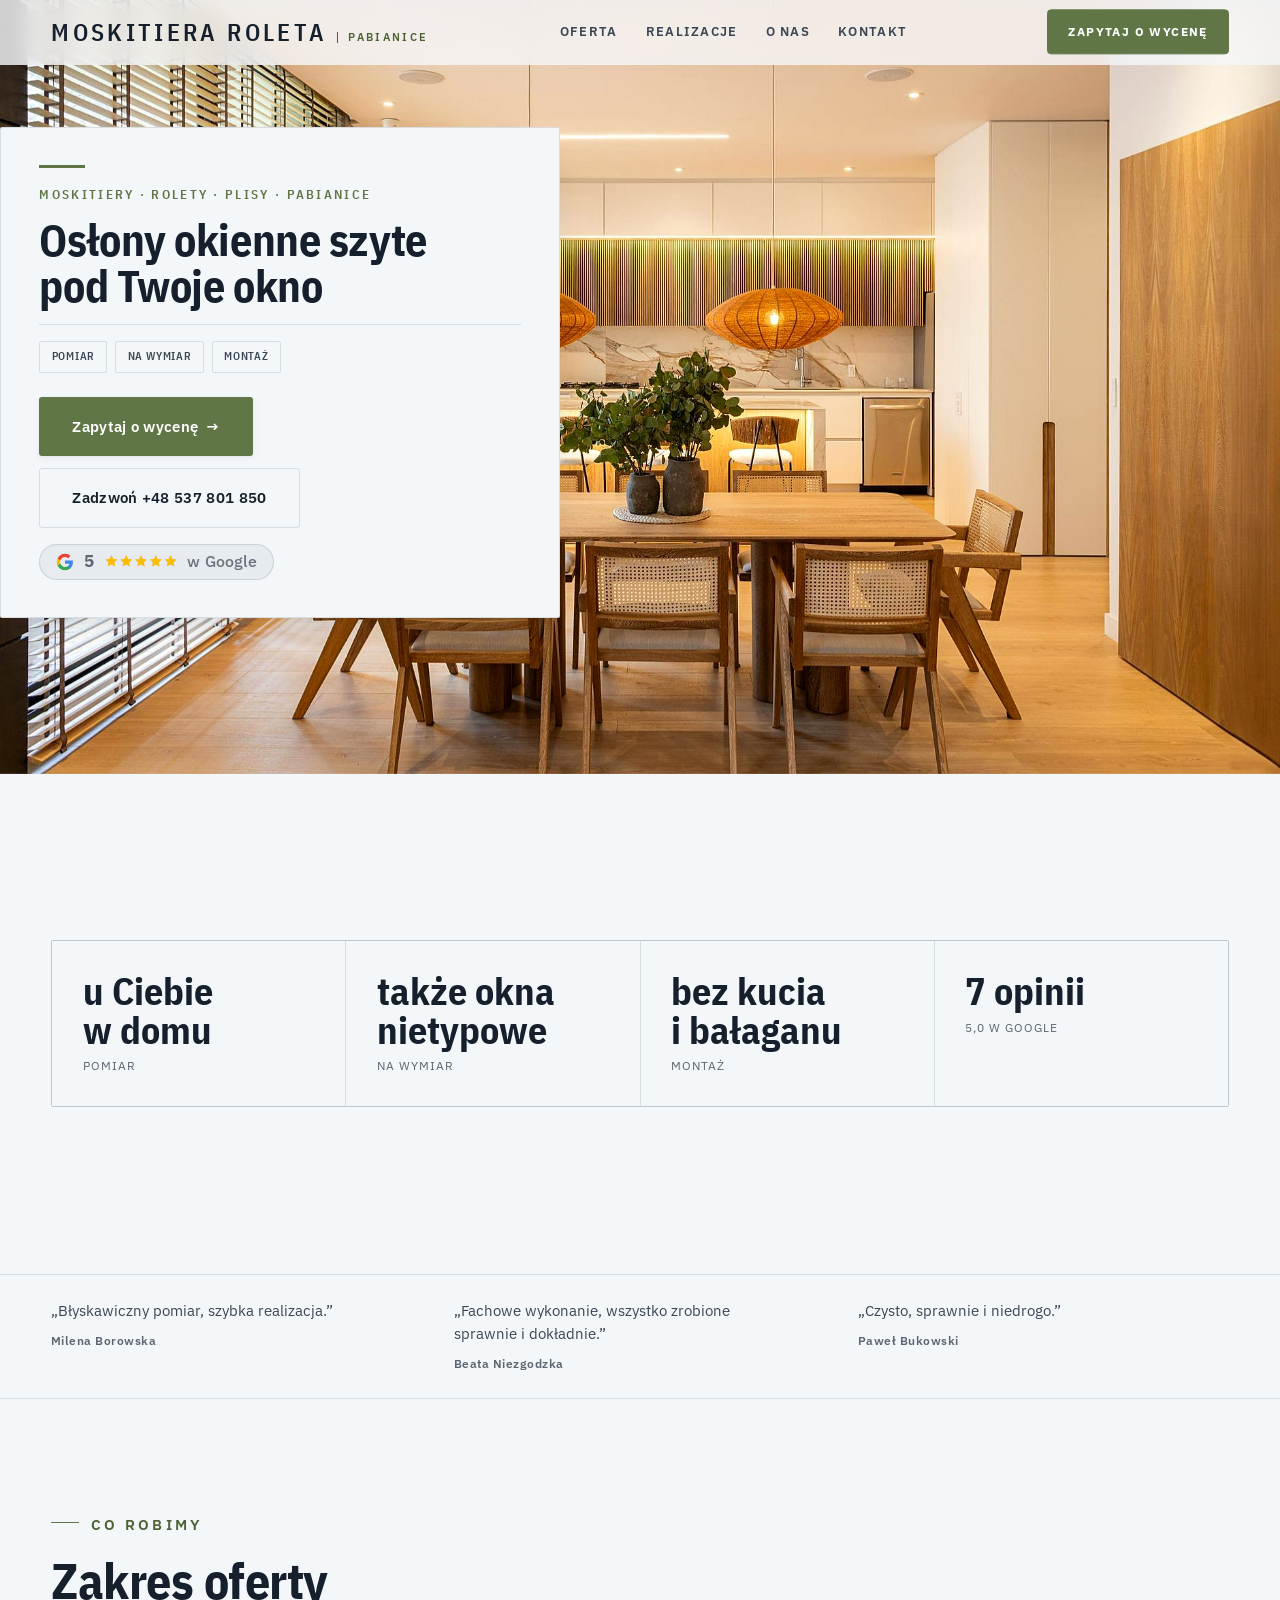
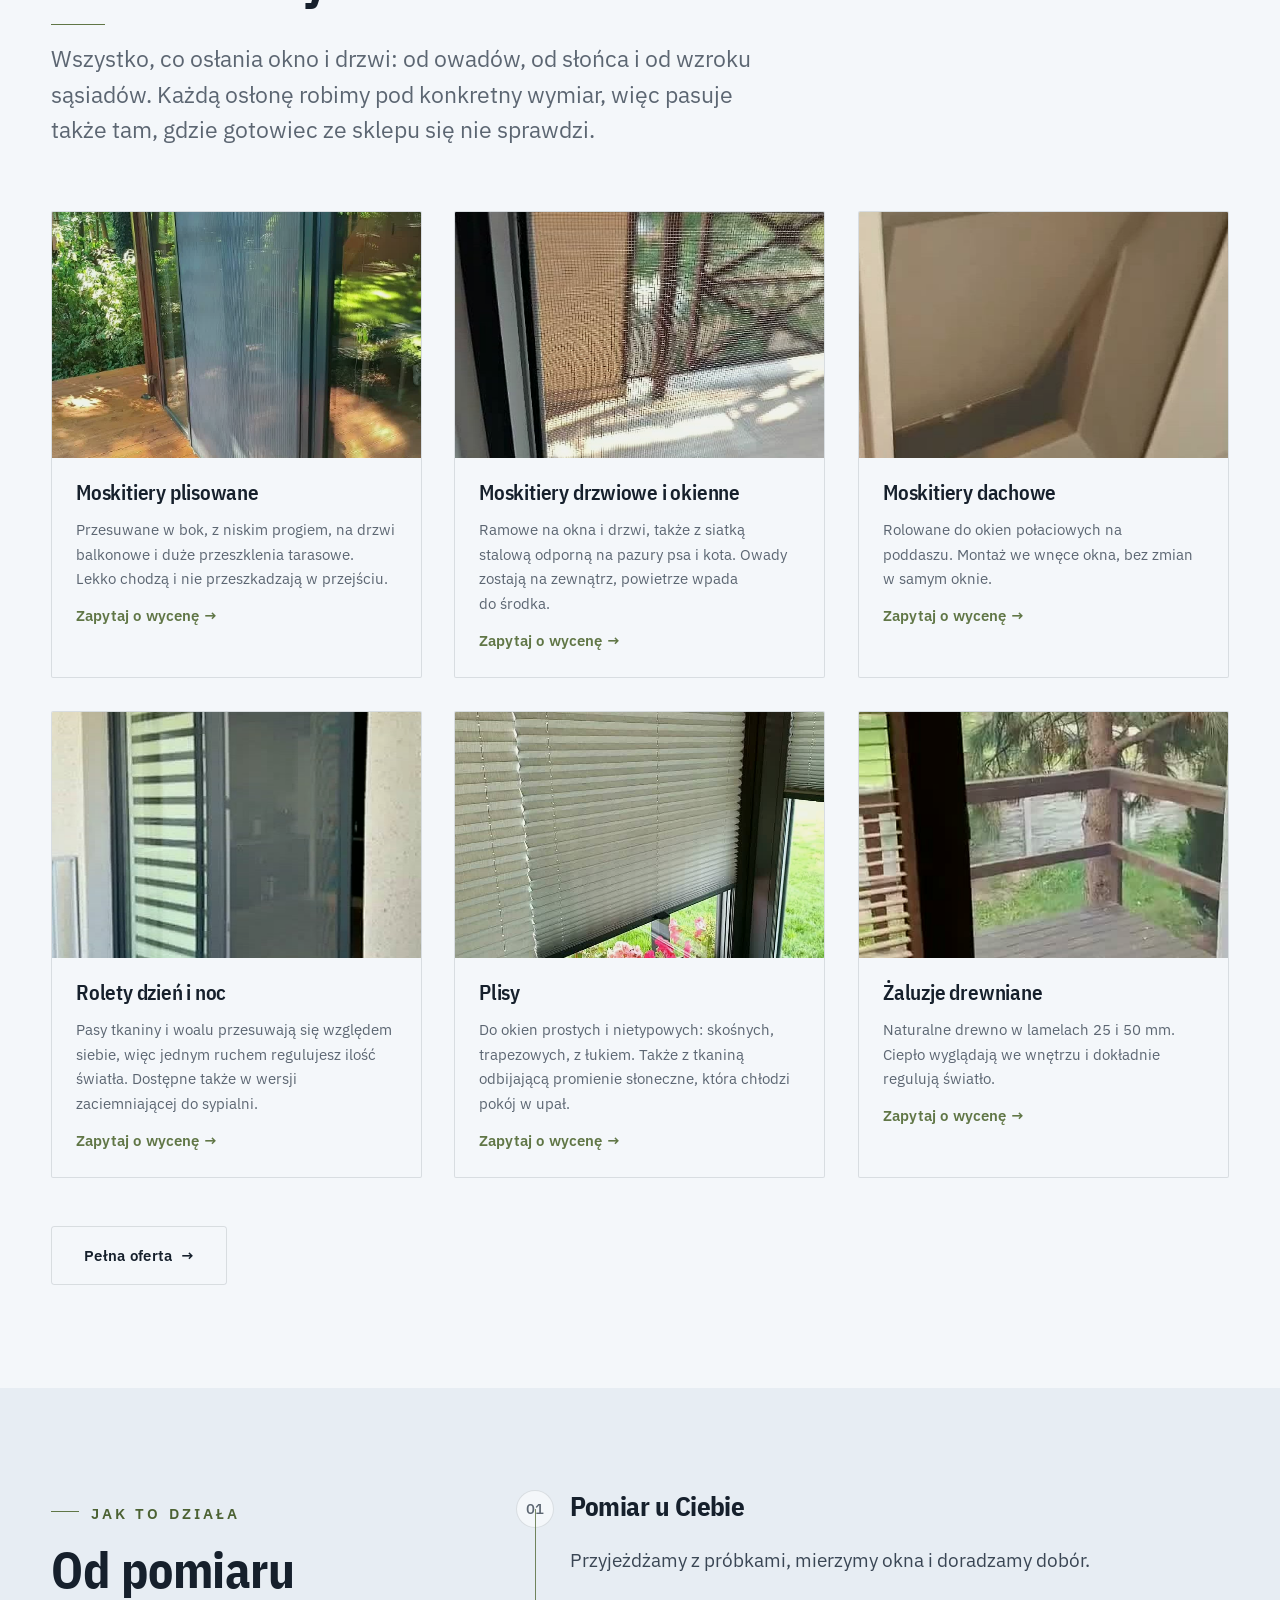
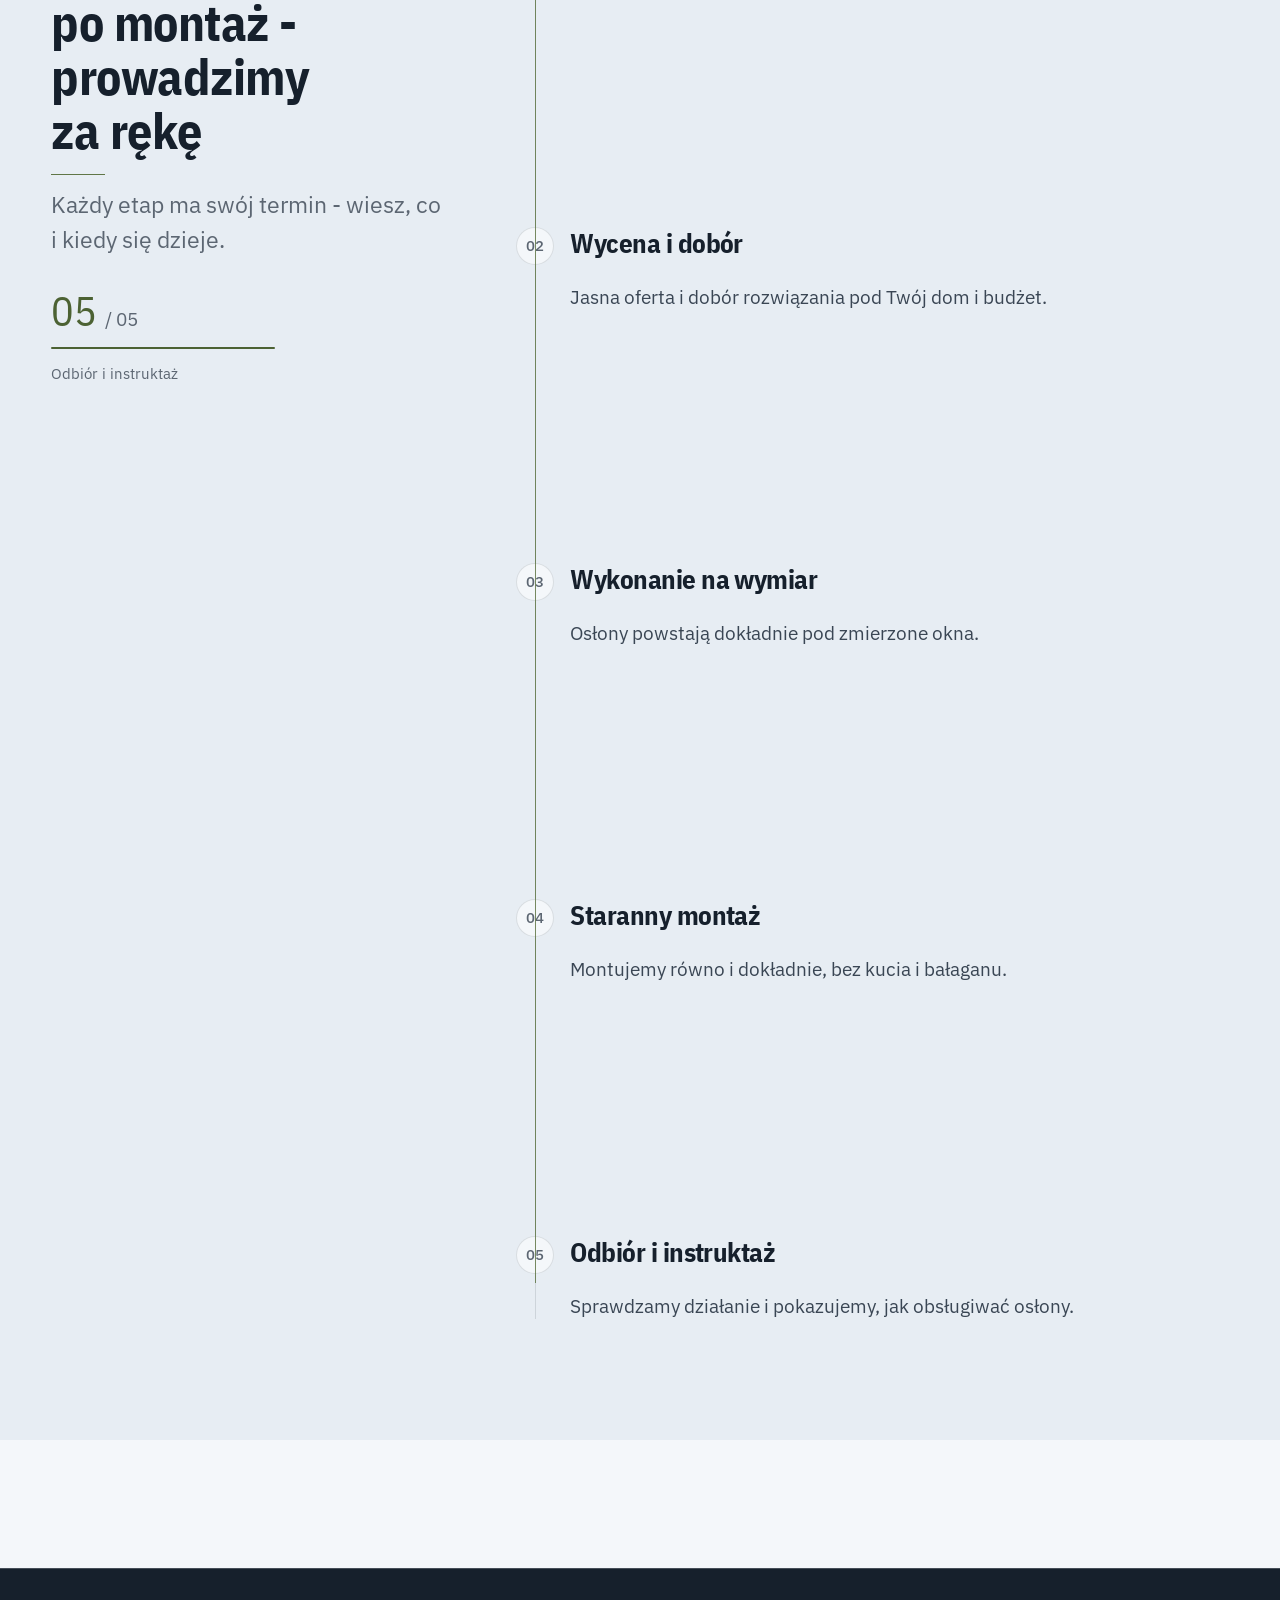
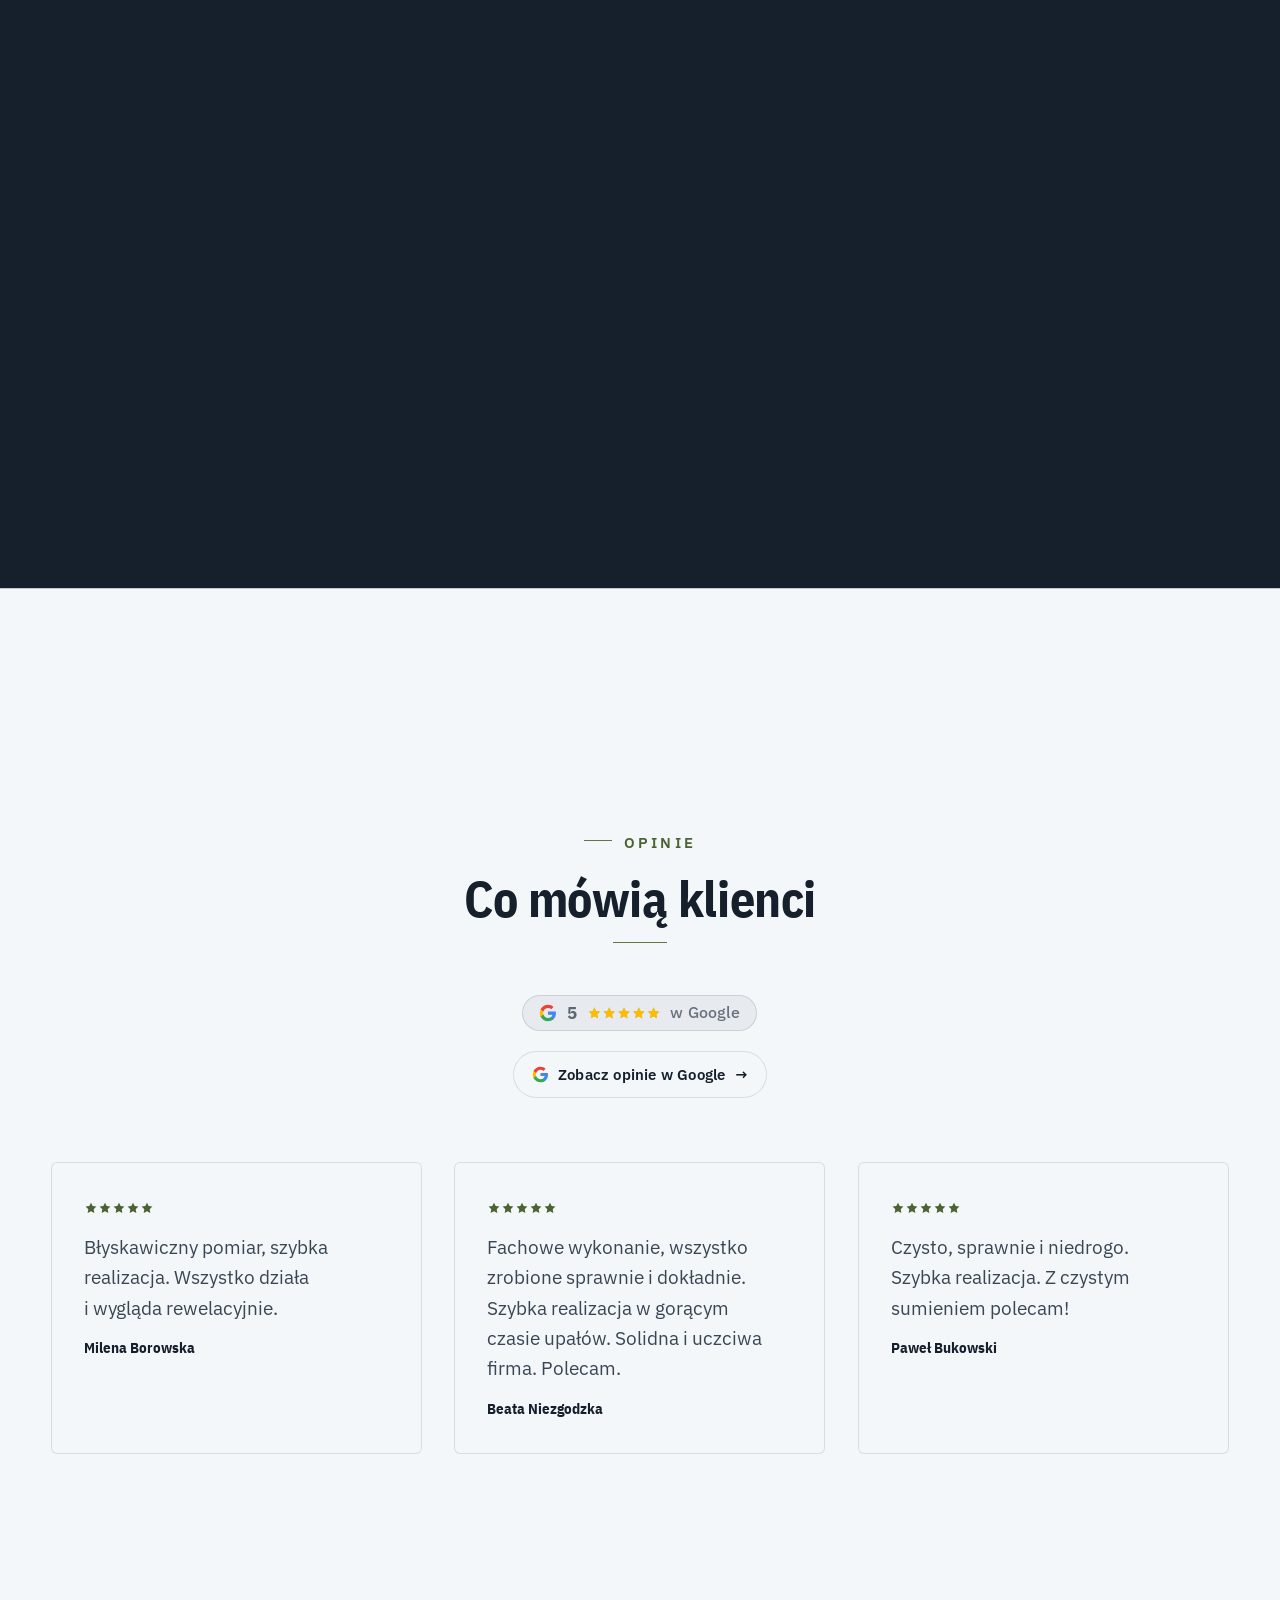
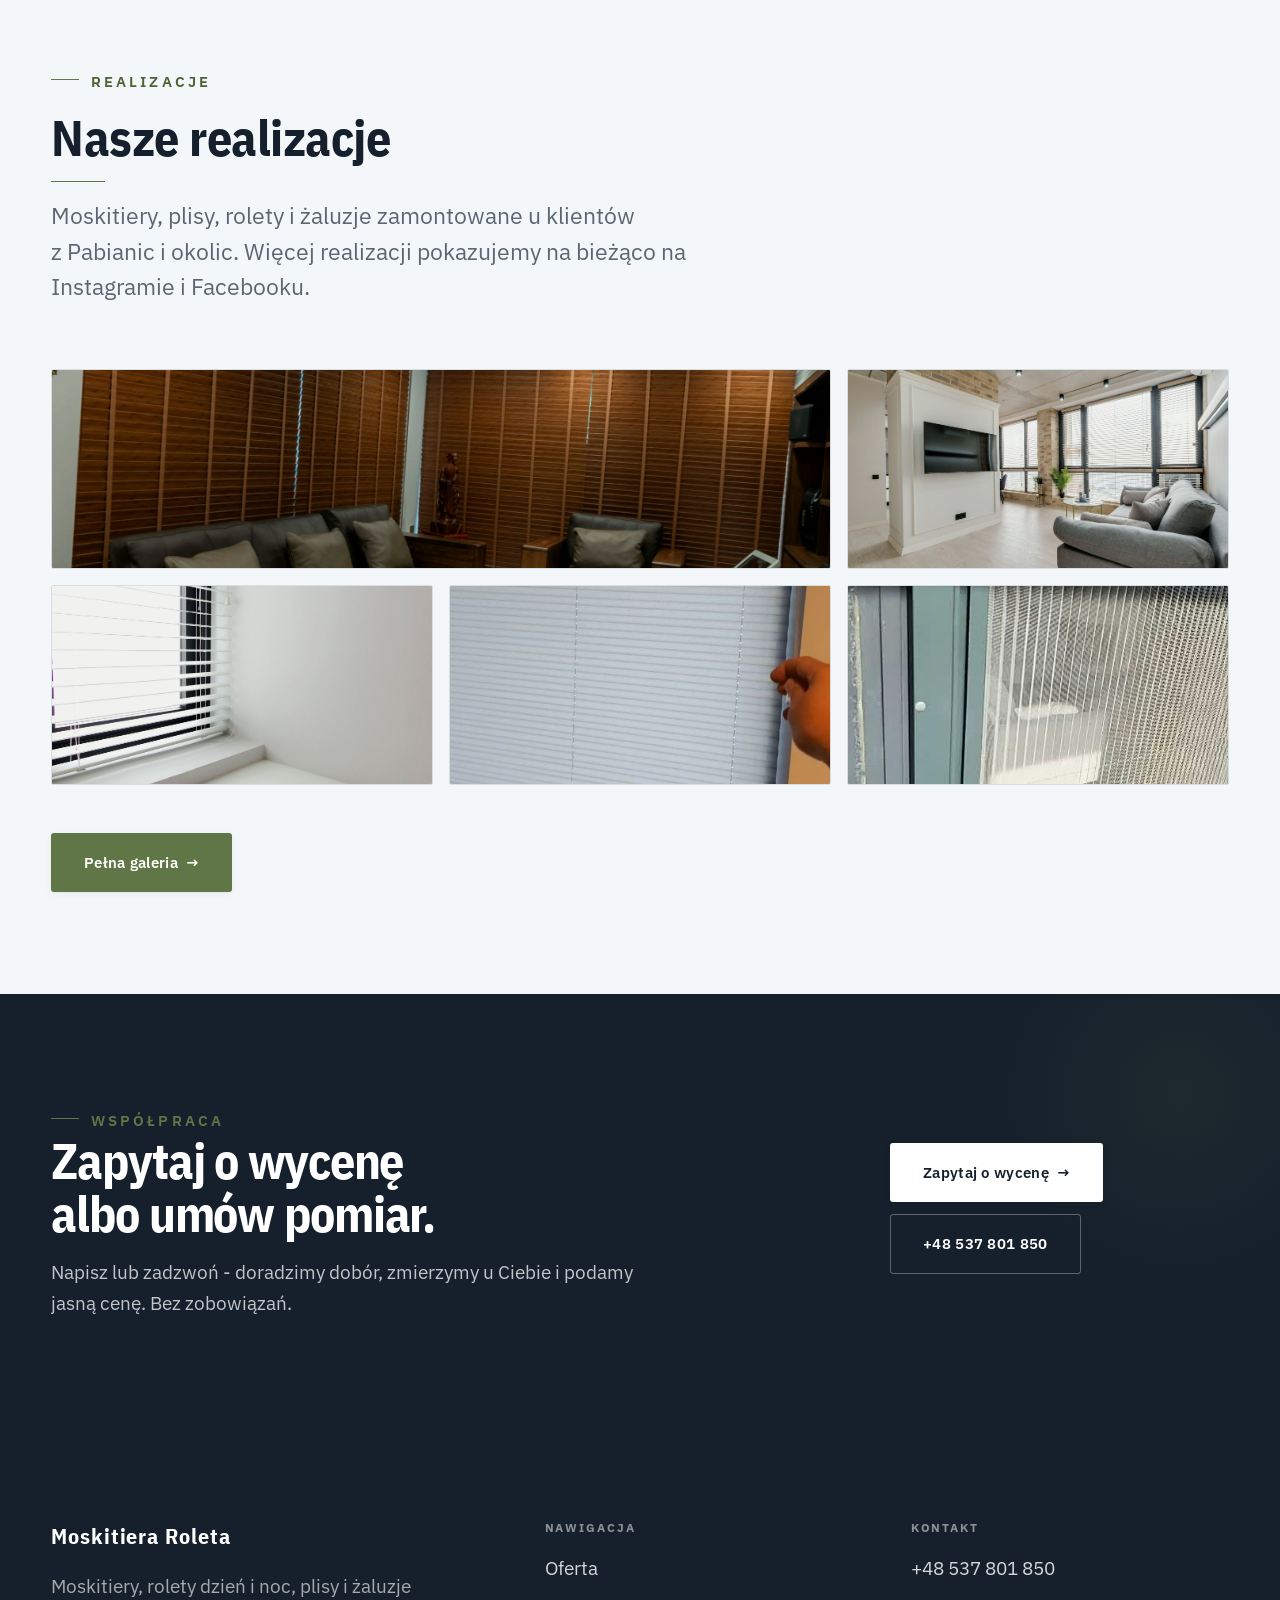
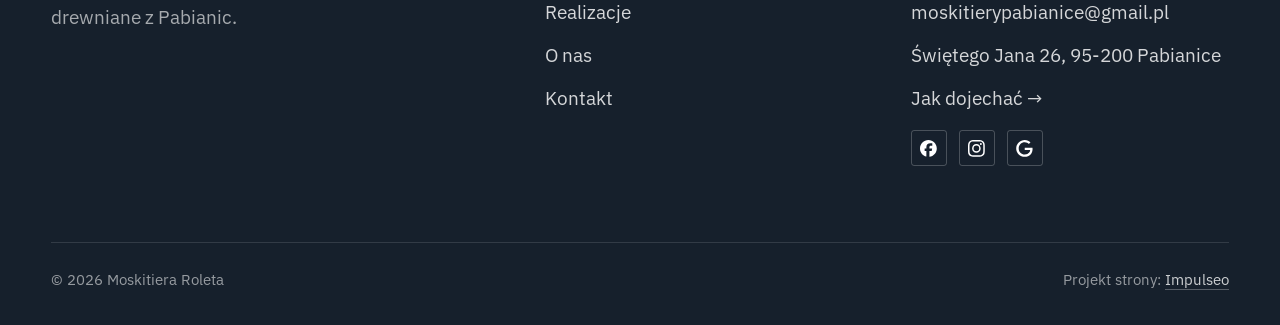
<file: index.html>
<!DOCTYPE html>
<html lang="pl">
<head>
<meta charset="UTF-8">
<meta name="viewport" content="width=device-width, initial-scale=1.0">
<title>Moskitiera Roleta - moskitiery, rolety, plisy i żaluzje · Pabianice</title>
<meta name="description" content="Moskitiera Roleta z Pabianic: moskitiery plisowane, drzwiowe i dachowe, rolety dzień i noc, plisy na nietypowe okna oraz żaluzje drewniane. Pomiar u klienta i montaż na wymiar.">
<link rel="canonical" href="https://kris20032.github.io/moski-tiera/">
<meta name="robots" content="noindex, nofollow">
<meta property="og:type" content="website">
<meta property="og:locale" content="pl_PL">
<meta property="og:site_name" content="Moskitiera Roleta">
<meta property="og:title" content="Moskitiera Roleta - moskitiery, rolety, plisy i żaluzje · Pabianice">
<meta property="og:description" content="Moskitiera Roleta z Pabianic: moskitiery plisowane, drzwiowe i dachowe, rolety dzień i noc, plisy na nietypowe okna oraz żaluzje drewniane. Pomiar u klienta i montaż na wymiar.">
<meta property="og:url" content="https://kris20032.github.io/moski-tiera/">
<meta property="og:image" content="https://kris20032.github.io/moski-tiera/img/og.jpg">
<meta property="og:image:width" content="1200">
<meta property="og:image:height" content="630">
<meta name="twitter:card" content="summary_large_image">
<script type="application/ld+json">{"@context": "https://schema.org", "@type": "LocalBusiness", "name": "Moskitiera Roleta", "url": "https://kris20032.github.io/moski-tiera/", "telephone": "+48537801850", "image": "https://kris20032.github.io/moski-tiera/img/og.jpg", "areaServed": "Pabianice", "sameAs": ["https://maps.google.com/?cid=14104450364735885839", "https://www.facebook.com/moskitieraroleta/", "https://www.instagram.com/moski_tiera/"]}</script>
<link rel="preconnect" href="https://fonts.googleapis.com">
<link rel="preconnect" href="https://fonts.gstatic.com" crossorigin>
<link href="https://fonts.googleapis.com/css2?family=IBM+Plex+Sans+Condensed:wght@500;600;700&family=IBM+Plex+Sans:wght@400;500;600&display=swap" rel="stylesheet">
<link rel="stylesheet" href="assets/styles.css?v=d2c76728">
</head>
<body>

<header class="nav">
  <div class="wrap nav-inner">
    <a class="brand" href="index.html"><span class="name">Moskitiera Roleta</span><span class="sub">Pabianice</span></a>
    <nav class="nav-links">
      <a href="oferta.html">Oferta</a>
      <a href="realizacje.html">Realizacje</a>
      <a href="o-nas.html">O nas</a>
      <a href="kontakt.html">Kontakt</a>
      <a href="kontakt.html" class="btn btn-accent">Zapytaj o wycenę</a>
    </nav>
    <button class="nav-toggle" aria-label="Menu"><span></span><span></span><span></span></button>
  </div>
</header>

<main>
<section class="hero-dom">
  <img class="hd-bg" src="img/hero.jpg" fetchpriority="high" data-rotate="img/g1.jpg|img/g2.jpg" alt="Moskitiera Roleta" width="1880" height="1253">
  <div class="wrap">
    <div class="hd-panel reveal">
      <span class="hd-tick" aria-hidden="true"></span>
      <span class="hd-kicker">Moskitiery · rolety · plisy · Pabianice</span>
      <h1 class="hd-claim">Osłony okienne szyte pod Twoje okno</h1>
      <ul class="hd-tags"><li>Pomiar</li><li>Na wymiar</li><li>Montaż</li></ul>
      <div class="hd-actions">
        <a href="kontakt.html" class="btn btn-accent">Zapytaj o wycenę <span class="arr">→</span></a>
        <a href="tel:+48537801850" class="btn btn-ghost">Zadzwoń +48 537 801 850</a>
      </div>
      <p class="hd-rating"><span class="g-badge"><svg class="gb-ico" viewBox="0 0 24 24" width="18" height="18" aria-hidden="true"><path fill="#4285F4" d="M22.56 12.25c0-.78-.07-1.53-.2-2.25H12v4.26h5.92c-.26 1.37-1.04 2.53-2.21 3.31v2.77h3.57c2.08-1.92 3.28-4.74 3.28-8.09z"/><path fill="#34A853" d="M12 23c2.97 0 5.46-.98 7.28-2.66l-3.57-2.77c-.98.66-2.23 1.06-3.71 1.06-2.86 0-5.29-1.93-6.16-4.53H2.18v2.84C3.99 20.53 7.7 23 12 23z"/><path fill="#FBBC05" d="M5.84 14.09c-.22-.66-.35-1.36-.35-2.09s.13-1.43.35-2.09V7.07H2.18C1.43 8.55 1 10.22 1 12s.43 3.45 1.18 4.93l2.85-2.22.81-.62z"/><path fill="#EA4335" d="M12 5.38c1.62 0 3.06.56 4.21 1.64l3.15-3.15C17.45 2.09 14.97 1 12 1 7.7 1 3.99 3.47 2.18 7.07l3.66 2.84c.87-2.6 3.3-4.53 6.16-4.53z"/></svg><b class="gb-ocena">5</b><svg class="gb-stars" viewBox="0 0 90 18" width="74" height="14.8" aria-hidden="true"><g fill="currentColor" opacity=".26"><path transform="translate(0,0)" d="M9 1.6l2.2 4.46 4.92.72-3.56 3.47.84 4.9L9 12.74l-4.4 2.31.84-4.9L1.88 6.68l4.92-.72L9 1.6Z"/><path transform="translate(18,0)" d="M9 1.6l2.2 4.46 4.92.72-3.56 3.47.84 4.9L9 12.74l-4.4 2.31.84-4.9L1.88 6.68l4.92-.72L9 1.6Z"/><path transform="translate(36,0)" d="M9 1.6l2.2 4.46 4.92.72-3.56 3.47.84 4.9L9 12.74l-4.4 2.31.84-4.9L1.88 6.68l4.92-.72L9 1.6Z"/><path transform="translate(54,0)" d="M9 1.6l2.2 4.46 4.92.72-3.56 3.47.84 4.9L9 12.74l-4.4 2.31.84-4.9L1.88 6.68l4.92-.72L9 1.6Z"/><path transform="translate(72,0)" d="M9 1.6l2.2 4.46 4.92.72-3.56 3.47.84 4.9L9 12.74l-4.4 2.31.84-4.9L1.88 6.68l4.92-.72L9 1.6Z"/></g><clipPath id="gs1000"><rect x="0" y="0" width="90.0" height="18"/></clipPath><g fill="#FBBC04" clip-path="url(#gs1000)"><path transform="translate(0,0)" d="M9 1.6l2.2 4.46 4.92.72-3.56 3.47.84 4.9L9 12.74l-4.4 2.31.84-4.9L1.88 6.68l4.92-.72L9 1.6Z"/><path transform="translate(18,0)" d="M9 1.6l2.2 4.46 4.92.72-3.56 3.47.84 4.9L9 12.74l-4.4 2.31.84-4.9L1.88 6.68l4.92-.72L9 1.6Z"/><path transform="translate(36,0)" d="M9 1.6l2.2 4.46 4.92.72-3.56 3.47.84 4.9L9 12.74l-4.4 2.31.84-4.9L1.88 6.68l4.92-.72L9 1.6Z"/><path transform="translate(54,0)" d="M9 1.6l2.2 4.46 4.92.72-3.56 3.47.84 4.9L9 12.74l-4.4 2.31.84-4.9L1.88 6.68l4.92-.72L9 1.6Z"/><path transform="translate(72,0)" d="M9 1.6l2.2 4.46 4.92.72-3.56 3.47.84 4.9L9 12.74l-4.4 2.31.84-4.9L1.88 6.68l4.92-.72L9 1.6Z"/></g></svg><span class="gb-txt">w Google</span></span></p>
    </div>
  </div>
</section>
<section class="dom-statband">
  <div class="wrap">
    <div class="dom-stats">
      <div class="dom-stat reveal"><div class="ds-num">u Ciebie w domu</div><div class="ds-lab">Pomiar</div></div>
      <div class="dom-stat reveal"><div class="ds-num">także okna nietypowe</div><div class="ds-lab">Na wymiar</div></div>
      <div class="dom-stat reveal"><div class="ds-num">bez kucia i bałaganu</div><div class="ds-lab">Montaż</div></div>
      <div class="dom-stat reveal"><div class="ds-num">7 opinii</div><div class="ds-lab">5,0 w Google</div></div>
    </div>
  </div>
</section>
<section class="opinie-mini" aria-label="Opinie klientów">
  <div class="wrap">
    <div class="om-row">
      <div class="om-item reveal"><blockquote>„Błyskawiczny pomiar, szybka realizacja.”</blockquote><span class="om-autor">Milena Borowska</span></div>
      <div class="om-item reveal"><blockquote>„Fachowe wykonanie, wszystko zrobione sprawnie i dokładnie.”</blockquote><span class="om-autor">Beata Niezgodzka</span></div>
      <div class="om-item reveal"><blockquote>„Czysto, sprawnie i niedrogo.”</blockquote><span class="om-autor">Paweł Bukowski</span></div>
    </div>
  </div>
</section>
<section class="dom-products" id="produkty">
  <div class="wrap">
    <div class="head reveal">
      <span class="eyebrow">Co robimy</span>
      <h2>Zakres oferty</h2>
      <p>Wszystko, co osłania okno i drzwi: od owadów, od słońca i od wzroku sąsiadów. Każdą osłonę robimy pod konkretny wymiar, więc pasuje także tam, gdzie gotowiec ze sklepu się nie sprawdzi.</p>
    </div>
    <div class="dom-grid">
      <article class="dom-card reveal">
        <figure class="dom-card__img"><img src="img/g11.jpg" alt="Moskitiery plisowane" loading="lazy" width="1080" height="1440" decoding="async"></figure>
        <div class="dom-card__body">
          <h3 class="dom-card__name">Moskitiery plisowane</h3>
          <p class="dom-card__tag">Przesuwane w bok, z niskim progiem, na drzwi balkonowe i duże przeszklenia tarasowe. Lekko chodzą i nie przeszkadzają w przejściu.</p>
          <a class="dom-card__link" href="kontakt.html">Zapytaj o wycenę <span class="arr">→</span></a>
        </div>
      </article>
      <article class="dom-card reveal">
        <figure class="dom-card__img"><img src="img/g9.jpg" alt="Moskitiery drzwiowe i okienne" loading="lazy" width="480" height="643" decoding="async"></figure>
        <div class="dom-card__body">
          <h3 class="dom-card__name">Moskitiery drzwiowe i okienne</h3>
          <p class="dom-card__tag">Ramowe na okna i drzwi, także z siatką stalową odporną na pazury psa i kota. Owady zostają na zewnątrz, powietrze wpada do środka.</p>
          <a class="dom-card__link" href="kontakt.html">Zapytaj o wycenę <span class="arr">→</span></a>
        </div>
      </article>
      <article class="dom-card reveal">
        <figure class="dom-card__img"><img src="img/g12.jpg" alt="Moskitiery dachowe" loading="lazy" width="480" height="853" decoding="async"></figure>
        <div class="dom-card__body">
          <h3 class="dom-card__name">Moskitiery dachowe</h3>
          <p class="dom-card__tag">Rolowane do okien połaciowych na poddaszu. Montaż we wnęce okna, bez zmian w samym oknie.</p>
          <a class="dom-card__link" href="kontakt.html">Zapytaj o wycenę <span class="arr">→</span></a>
        </div>
      </article>
      <article class="dom-card reveal">
        <figure class="dom-card__img"><img src="img/g13.jpg" alt="Rolety dzień i noc" loading="lazy" width="480" height="800" decoding="async"></figure>
        <div class="dom-card__body">
          <h3 class="dom-card__name">Rolety dzień i noc</h3>
          <p class="dom-card__tag">Pasy tkaniny i woalu przesuwają się względem siebie, więc jednym ruchem regulujesz ilość światła. Dostępne także w wersji zaciemniającej do sypialni.</p>
          <a class="dom-card__link" href="kontakt.html">Zapytaj o wycenę <span class="arr">→</span></a>
        </div>
      </article>
      <article class="dom-card reveal">
        <figure class="dom-card__img"><img src="img/g8.jpg" alt="Plisy" loading="lazy" width="720" height="960" decoding="async"></figure>
        <div class="dom-card__body">
          <h3 class="dom-card__name">Plisy</h3>
          <p class="dom-card__tag">Do okien prostych i nietypowych: skośnych, trapezowych, z łukiem. Także z tkaniną odbijającą promienie słoneczne, która chłodzi pokój w upał.</p>
          <a class="dom-card__link" href="kontakt.html">Zapytaj o wycenę <span class="arr">→</span></a>
        </div>
      </article>
      <article class="dom-card reveal">
        <figure class="dom-card__img"><img src="img/g15.jpg" alt="Żaluzje drewniane" loading="lazy" width="480" height="854" decoding="async"></figure>
        <div class="dom-card__body">
          <h3 class="dom-card__name">Żaluzje drewniane</h3>
          <p class="dom-card__tag">Naturalne drewno w lamelach 25 i 50 mm. Ciepło wyglądają we wnętrzu i dokładnie regulują światło.</p>
          <a class="dom-card__link" href="kontakt.html">Zapytaj o wycenę <span class="arr">→</span></a>
        </div>
      </article>
    </div>
    <div style="margin-top:var(--space-7)" class="reveal"><a href="oferta.html" class="btn btn-ghost">Pełna oferta <span class="arr">→</span></a></div>
  </div>
</section>
<section class="proces proces-os dom">
  <div class="wrap proc-grid">
    <div class="proc-side">
      <div class="head reveal">
        <span class="eyebrow">Jak to działa</span>
        <h2>Od pomiaru po montaż - prowadzimy za rękę</h2>
        <p>Każdy etap ma swój termin - wiesz, co i kiedy się dzieje.</p>
      </div>
      <div class="proc-count" aria-hidden="true"><span class="pc-cur">01</span><span class="pc-all">/ 05</span></div>
      <div class="proc-bar" aria-hidden="true"><i></i></div>
      <p class="proc-now" aria-hidden="true">Pomiar u Ciebie</p>
    </div>
    <ol class="proces-line">
      <li class="reveal"><span class="pno">01</span><h3>Pomiar u Ciebie</h3><p>Przyjeżdżamy z próbkami, mierzymy okna i doradzamy dobór.</p></li>
      <li class="reveal"><span class="pno">02</span><h3>Wycena i dobór</h3><p>Jasna oferta i dobór rozwiązania pod Twój dom i budżet.</p></li>
      <li class="reveal"><span class="pno">03</span><h3>Wykonanie na wymiar</h3><p>Osłony powstają dokładnie pod zmierzone okna.</p></li>
      <li class="reveal"><span class="pno">04</span><h3>Staranny montaż</h3><p>Montujemy równo i dokładnie, bez kucia i bałaganu.</p></li>
      <li class="reveal"><span class="pno">05</span><h3>Odbiór i instruktaż</h3><p>Sprawdzamy działanie i pokazujemy, jak obsługiwać osłony.</p></li>
    </ol>
  </div>
</section>
<section class="stopklatka" aria-hidden="true">
  <div class="stk-bg" style="background-image:url(img/g4.jpg)"></div>
</section>
<section class="opinie">
  <div class="wrap">
    <div class="head center reveal">
      <span class="eyebrow">Opinie</span>
      <h2>Co mówią klienci</h2>
    </div>
    <p class="op-meta reveal"><span class="g-badge"><svg class="gb-ico" viewBox="0 0 24 24" width="18" height="18" aria-hidden="true"><path fill="#4285F4" d="M22.56 12.25c0-.78-.07-1.53-.2-2.25H12v4.26h5.92c-.26 1.37-1.04 2.53-2.21 3.31v2.77h3.57c2.08-1.92 3.28-4.74 3.28-8.09z"/><path fill="#34A853" d="M12 23c2.97 0 5.46-.98 7.28-2.66l-3.57-2.77c-.98.66-2.23 1.06-3.71 1.06-2.86 0-5.29-1.93-6.16-4.53H2.18v2.84C3.99 20.53 7.7 23 12 23z"/><path fill="#FBBC05" d="M5.84 14.09c-.22-.66-.35-1.36-.35-2.09s.13-1.43.35-2.09V7.07H2.18C1.43 8.55 1 10.22 1 12s.43 3.45 1.18 4.93l2.85-2.22.81-.62z"/><path fill="#EA4335" d="M12 5.38c1.62 0 3.06.56 4.21 1.64l3.15-3.15C17.45 2.09 14.97 1 12 1 7.7 1 3.99 3.47 2.18 7.07l3.66 2.84c.87-2.6 3.3-4.53 6.16-4.53z"/></svg><b class="gb-ocena">5</b><svg class="gb-stars" viewBox="0 0 90 18" width="74" height="14.8" aria-hidden="true"><g fill="currentColor" opacity=".26"><path transform="translate(0,0)" d="M9 1.6l2.2 4.46 4.92.72-3.56 3.47.84 4.9L9 12.74l-4.4 2.31.84-4.9L1.88 6.68l4.92-.72L9 1.6Z"/><path transform="translate(18,0)" d="M9 1.6l2.2 4.46 4.92.72-3.56 3.47.84 4.9L9 12.74l-4.4 2.31.84-4.9L1.88 6.68l4.92-.72L9 1.6Z"/><path transform="translate(36,0)" d="M9 1.6l2.2 4.46 4.92.72-3.56 3.47.84 4.9L9 12.74l-4.4 2.31.84-4.9L1.88 6.68l4.92-.72L9 1.6Z"/><path transform="translate(54,0)" d="M9 1.6l2.2 4.46 4.92.72-3.56 3.47.84 4.9L9 12.74l-4.4 2.31.84-4.9L1.88 6.68l4.92-.72L9 1.6Z"/><path transform="translate(72,0)" d="M9 1.6l2.2 4.46 4.92.72-3.56 3.47.84 4.9L9 12.74l-4.4 2.31.84-4.9L1.88 6.68l4.92-.72L9 1.6Z"/></g><clipPath id="gs1000"><rect x="0" y="0" width="90.0" height="18"/></clipPath><g fill="#FBBC04" clip-path="url(#gs1000)"><path transform="translate(0,0)" d="M9 1.6l2.2 4.46 4.92.72-3.56 3.47.84 4.9L9 12.74l-4.4 2.31.84-4.9L1.88 6.68l4.92-.72L9 1.6Z"/><path transform="translate(18,0)" d="M9 1.6l2.2 4.46 4.92.72-3.56 3.47.84 4.9L9 12.74l-4.4 2.31.84-4.9L1.88 6.68l4.92-.72L9 1.6Z"/><path transform="translate(36,0)" d="M9 1.6l2.2 4.46 4.92.72-3.56 3.47.84 4.9L9 12.74l-4.4 2.31.84-4.9L1.88 6.68l4.92-.72L9 1.6Z"/><path transform="translate(54,0)" d="M9 1.6l2.2 4.46 4.92.72-3.56 3.47.84 4.9L9 12.74l-4.4 2.31.84-4.9L1.88 6.68l4.92-.72L9 1.6Z"/><path transform="translate(72,0)" d="M9 1.6l2.2 4.46 4.92.72-3.56 3.47.84 4.9L9 12.74l-4.4 2.31.84-4.9L1.88 6.68l4.92-.72L9 1.6Z"/></g></svg><span class="gb-txt">w Google</span></span></p>
    <p class="op-meta reveal"><a class="op-google" href="https://maps.google.com/?cid=14104450364735885839" target="_blank" rel="noopener"><svg class="op-g-ico" viewBox="0 0 24 24" width="17" height="17" aria-hidden="true"><path fill="#4285F4" d="M22.56 12.25c0-.78-.07-1.53-.2-2.25H12v4.26h5.92c-.26 1.37-1.04 2.53-2.21 3.31v2.77h3.57c2.08-1.92 3.28-4.74 3.28-8.09z"/><path fill="#34A853" d="M12 23c2.97 0 5.46-.98 7.28-2.66l-3.57-2.77c-.98.66-2.23 1.06-3.71 1.06-2.86 0-5.29-1.93-6.16-4.53H2.18v2.84C3.99 20.53 7.7 23 12 23z"/><path fill="#FBBC05" d="M5.84 14.09c-.22-.66-.35-1.36-.35-2.09s.13-1.43.35-2.09V7.07H2.18C1.43 8.55 1 10.22 1 12s.43 3.45 1.18 4.93l2.85-2.22.81-.62z"/><path fill="#EA4335" d="M12 5.38c1.62 0 3.06.56 4.21 1.64l3.15-3.15C17.45 2.09 14.97 1 12 1 7.7 1 3.99 3.47 2.18 7.07l3.66 2.84c.87-2.6 3.3-4.53 6.16-4.53z"/></svg><span>Zobacz opinie w Google</span><span class="arr">→</span></a></p>
    <div class="opinie-grid">
      <figure class="op-card reveal"><span class="op-star"><svg class="ico-star" width="14" height="14" viewBox="0 0 24 24" style="vertical-align:-2px" aria-hidden="true"><path d="M12 2.8l2.85 5.8 6.4.93-4.63 4.5 1.1 6.37L12 17.4l-5.72 3 1.1-6.37-4.63-4.5 6.4-.93L12 2.8Z" fill="currentColor"/></svg><svg class="ico-star" width="14" height="14" viewBox="0 0 24 24" style="vertical-align:-2px" aria-hidden="true"><path d="M12 2.8l2.85 5.8 6.4.93-4.63 4.5 1.1 6.37L12 17.4l-5.72 3 1.1-6.37-4.63-4.5 6.4-.93L12 2.8Z" fill="currentColor"/></svg><svg class="ico-star" width="14" height="14" viewBox="0 0 24 24" style="vertical-align:-2px" aria-hidden="true"><path d="M12 2.8l2.85 5.8 6.4.93-4.63 4.5 1.1 6.37L12 17.4l-5.72 3 1.1-6.37-4.63-4.5 6.4-.93L12 2.8Z" fill="currentColor"/></svg><svg class="ico-star" width="14" height="14" viewBox="0 0 24 24" style="vertical-align:-2px" aria-hidden="true"><path d="M12 2.8l2.85 5.8 6.4.93-4.63 4.5 1.1 6.37L12 17.4l-5.72 3 1.1-6.37-4.63-4.5 6.4-.93L12 2.8Z" fill="currentColor"/></svg><svg class="ico-star" width="14" height="14" viewBox="0 0 24 24" style="vertical-align:-2px" aria-hidden="true"><path d="M12 2.8l2.85 5.8 6.4.93-4.63 4.5 1.1 6.37L12 17.4l-5.72 3 1.1-6.37-4.63-4.5 6.4-.93L12 2.8Z" fill="currentColor"/></svg></span><blockquote>Błyskawiczny pomiar, szybka realizacja. Wszystko działa i wygląda rewelacyjnie.</blockquote><span class="op-autor">Milena Borowska</span></figure>
      <figure class="op-card reveal"><span class="op-star"><svg class="ico-star" width="14" height="14" viewBox="0 0 24 24" style="vertical-align:-2px" aria-hidden="true"><path d="M12 2.8l2.85 5.8 6.4.93-4.63 4.5 1.1 6.37L12 17.4l-5.72 3 1.1-6.37-4.63-4.5 6.4-.93L12 2.8Z" fill="currentColor"/></svg><svg class="ico-star" width="14" height="14" viewBox="0 0 24 24" style="vertical-align:-2px" aria-hidden="true"><path d="M12 2.8l2.85 5.8 6.4.93-4.63 4.5 1.1 6.37L12 17.4l-5.72 3 1.1-6.37-4.63-4.5 6.4-.93L12 2.8Z" fill="currentColor"/></svg><svg class="ico-star" width="14" height="14" viewBox="0 0 24 24" style="vertical-align:-2px" aria-hidden="true"><path d="M12 2.8l2.85 5.8 6.4.93-4.63 4.5 1.1 6.37L12 17.4l-5.72 3 1.1-6.37-4.63-4.5 6.4-.93L12 2.8Z" fill="currentColor"/></svg><svg class="ico-star" width="14" height="14" viewBox="0 0 24 24" style="vertical-align:-2px" aria-hidden="true"><path d="M12 2.8l2.85 5.8 6.4.93-4.63 4.5 1.1 6.37L12 17.4l-5.72 3 1.1-6.37-4.63-4.5 6.4-.93L12 2.8Z" fill="currentColor"/></svg><svg class="ico-star" width="14" height="14" viewBox="0 0 24 24" style="vertical-align:-2px" aria-hidden="true"><path d="M12 2.8l2.85 5.8 6.4.93-4.63 4.5 1.1 6.37L12 17.4l-5.72 3 1.1-6.37-4.63-4.5 6.4-.93L12 2.8Z" fill="currentColor"/></svg></span><blockquote>Fachowe wykonanie, wszystko zrobione sprawnie i dokładnie. Szybka realizacja w gorącym czasie upałów. Solidna i uczciwa firma. Polecam.</blockquote><span class="op-autor">Beata Niezgodzka</span></figure>
      <figure class="op-card reveal"><span class="op-star"><svg class="ico-star" width="14" height="14" viewBox="0 0 24 24" style="vertical-align:-2px" aria-hidden="true"><path d="M12 2.8l2.85 5.8 6.4.93-4.63 4.5 1.1 6.37L12 17.4l-5.72 3 1.1-6.37-4.63-4.5 6.4-.93L12 2.8Z" fill="currentColor"/></svg><svg class="ico-star" width="14" height="14" viewBox="0 0 24 24" style="vertical-align:-2px" aria-hidden="true"><path d="M12 2.8l2.85 5.8 6.4.93-4.63 4.5 1.1 6.37L12 17.4l-5.72 3 1.1-6.37-4.63-4.5 6.4-.93L12 2.8Z" fill="currentColor"/></svg><svg class="ico-star" width="14" height="14" viewBox="0 0 24 24" style="vertical-align:-2px" aria-hidden="true"><path d="M12 2.8l2.85 5.8 6.4.93-4.63 4.5 1.1 6.37L12 17.4l-5.72 3 1.1-6.37-4.63-4.5 6.4-.93L12 2.8Z" fill="currentColor"/></svg><svg class="ico-star" width="14" height="14" viewBox="0 0 24 24" style="vertical-align:-2px" aria-hidden="true"><path d="M12 2.8l2.85 5.8 6.4.93-4.63 4.5 1.1 6.37L12 17.4l-5.72 3 1.1-6.37-4.63-4.5 6.4-.93L12 2.8Z" fill="currentColor"/></svg><svg class="ico-star" width="14" height="14" viewBox="0 0 24 24" style="vertical-align:-2px" aria-hidden="true"><path d="M12 2.8l2.85 5.8 6.4.93-4.63 4.5 1.1 6.37L12 17.4l-5.72 3 1.1-6.37-4.63-4.5 6.4-.93L12 2.8Z" fill="currentColor"/></svg></span><blockquote>Czysto, sprawnie i niedrogo. Szybka realizacja. Z czystym sumieniem polecam!</blockquote><span class="op-autor">Paweł Bukowski</span></figure>
    </div>
  </div>
</section>
<section>
  <div class="wrap">
    <div class="head reveal">
      <span class="eyebrow">Realizacje</span>
      <h2>Nasze realizacje</h2>
      <p>Moskitiery, plisy, rolety i żaluzje zamontowane u klientów z Pabianic i okolic. Więcej realizacji pokazujemy na bieżąco na Instagramie i Facebooku.</p>
    </div>
    <div class="gallery">
      <div class="tile t-two3 reveal"><img src="img/g3.jpg" alt="Moskitiera Roleta" loading="lazy" width="1770" height="1112" decoding="async"></div>
      <div class="tile t-third reveal"><img src="img/g5.jpg" alt="Moskitiera Roleta" loading="lazy" width="1830" height="1200" decoding="async"></div>
      <div class="tile t-third reveal"><img src="img/g6.jpg" alt="Moskitiera Roleta" loading="lazy" width="1880" height="1255" decoding="async"></div>
      <div class="tile t-third reveal"><img src="img/g7.jpg" alt="Moskitiera Roleta" loading="lazy" width="690" height="690" decoding="async"></div>
      <div class="tile t-third reveal"><img src="img/g10.jpg" alt="Moskitiera Roleta" loading="lazy" width="480" height="642" decoding="async"></div>
    </div>
    <div style="margin-top:var(--space-7)" class="reveal"><a href="realizacje.html" class="btn btn-accent">Pełna galeria <span class="arr">→</span></a></div>
  </div>
</section>
<section class="cta">
  <div class="wrap">
    <div class="reveal">
      <span class="eyebrow">Współpraca</span>
      <h2>Zapytaj o wycenę albo umów pomiar.</h2>
      <p>Napisz lub zadzwoń - doradzimy dobór, zmierzymy u Ciebie i podamy jasną cenę. Bez zobowiązań.</p>
    </div>
    <div class="cta-actions reveal">
      <a href="kontakt.html" class="btn btn-light">Zapytaj o wycenę <span class="arr">→</span></a>
      <a href="tel:+48537801850" class="btn btn-ghost btn-ghost-cta">+48 537 801 850</a>
    </div>
  </div>
</section>
</main>

<footer>
  <div class="wrap">
    <div class="foot-grid">
      <div class="foot-brand">
        <div class="name">Moskitiera Roleta</div>
        <p>Moskitiery, rolety dzień i noc, plisy i żaluzje drewniane z Pabianic.</p>
      </div>
      <div class="foot-col">
        <h4>Nawigacja</h4>
        <a href="oferta.html">Oferta</a>
        <a href="realizacje.html">Realizacje</a>
        <a href="o-nas.html">O nas</a>
        <a href="kontakt.html">Kontakt</a>
      </div>
      <div class="foot-col">
        <h4>Kontakt</h4>
        <a href="tel:+48537801850">+48 537 801 850</a>
        <a href="mailto:moskitierypabianice@gmail.pl">moskitierypabianice@gmail.pl</a>
        <p>Świętego Jana 26, 95-200 Pabianice</p>
        <a href="https://maps.google.com/?cid=14104450364735885839" target="_blank" rel="noopener">Jak dojechać →</a>
      <div class="foot-soc">
        <a class="soc" href="https://www.facebook.com/moskitieraroleta/" target="_blank" rel="noopener" aria-label="Facebook - Moskitiera Roleta"><svg viewBox="0 0 24 24" aria-hidden="true" focusable="false"><path d="M9.101 23.691v-7.98H6.627v-3.667h2.474v-1.58c0-4.085 1.848-5.978 5.858-5.978.401 0 .955.042 1.468.103a8.68 8.68 0 0 1 1.141.195v3.325a8.623 8.623 0 0 0-.653-.036 26.805 26.805 0 0 0-.733-.009c-.707 0-1.259.096-1.675.309a1.686 1.686 0 0 0-.679.622c-.258.42-.374.995-.374 1.752v1.297h3.919l-.386 2.103-.287 1.564h-3.246v8.245C19.396 23.238 24 18.179 24 12.044c0-6.627-5.373-12-12-12s-12 5.373-12 12c0 5.628 3.874 10.35 9.101 11.647Z" fill="currentColor"/></svg></a>
        <a class="soc" href="https://www.instagram.com/moski_tiera/" target="_blank" rel="noopener" aria-label="Instagram - Moskitiera Roleta"><svg viewBox="0 0 24 24" aria-hidden="true" focusable="false"><path d="M7.0301.084c-1.2768.0602-2.1487.264-2.911.5634-.7888.3075-1.4575.72-2.1228 1.3877-.6652.6677-1.075 1.3368-1.3802 2.127-.2954.7638-.4956 1.6365-.552 2.914-.0564 1.2775-.0689 1.6882-.0626 4.947.0062 3.2586.0206 3.6671.0825 4.9473.061 1.2765.264 2.1482.5635 2.9107.308.7889.72 1.4573 1.388 2.1228.6679.6655 1.3365 1.0743 2.1285 1.38.7632.295 1.6361.4961 2.9134.552 1.2773.056 1.6884.069 4.9462.0627 3.2578-.0062 3.668-.0207 4.9478-.0814 1.28-.0607 2.147-.2652 2.9098-.5633.7889-.3086 1.4578-.72 2.1228-1.3881.665-.6682 1.0745-1.3378 1.3795-2.1284.2957-.7632.4966-1.636.552-2.9124.056-1.2809.0692-1.6898.063-4.948-.0063-3.2583-.021-3.6668-.0817-4.9465-.0607-1.2797-.264-2.1487-.5633-2.9117-.3084-.7889-.72-1.4568-1.3876-2.1228C21.2982 1.33 20.628.9208 19.8378.6165 19.074.321 18.2017.1197 16.9244.0645 15.6471.0093 15.236-.005 11.977.0014 8.718.0076 8.31.0215 7.0301.0839m.1402 21.6932c-1.17-.0509-1.8053-.2453-2.2287-.408-.5606-.216-.96-.4771-1.3819-.895-.422-.4178-.6811-.8186-.9-1.378-.1644-.4234-.3624-1.058-.4171-2.228-.0595-1.2645-.072-1.6442-.079-4.848-.007-3.2037.0053-3.583.0607-4.848.05-1.169.2456-1.805.408-2.2282.216-.5613.4762-.96.895-1.3816.4188-.4217.8184-.6814 1.3783-.9003.423-.1651 1.0575-.3614 2.227-.4171 1.2655-.06 1.6447-.072 4.848-.079 3.2033-.007 3.5835.005 4.8495.0608 1.169.0508 1.8053.2445 2.228.408.5608.216.96.4754 1.3816.895.4217.4194.6816.8176.9005 1.3787.1653.4217.3617 1.056.4169 2.2263.0602 1.2655.0739 1.645.0796 4.848.0058 3.203-.0055 3.5834-.061 4.848-.051 1.17-.245 1.8055-.408 2.2294-.216.5604-.4763.96-.8954 1.3814-.419.4215-.8181.6811-1.3783.9-.4224.1649-1.0577.3617-2.2262.4174-1.2656.0595-1.6448.072-4.8493.079-3.2045.007-3.5825-.006-4.848-.0608M16.953 5.5864A1.44 1.44 0 1 0 18.39 4.144a1.44 1.44 0 0 0-1.437 1.4424M5.8385 12.012c.0067 3.4032 2.7706 6.1557 6.173 6.1493 3.4026-.0065 6.157-2.7701 6.1506-6.1733-.0065-3.4032-2.771-6.1565-6.174-6.1498-3.403.0067-6.156 2.771-6.1496 6.1738M8 12.0077a4 4 0 1 1 4.008 3.9921A3.9996 3.9996 0 0 1 8 12.0077" fill="currentColor"/></svg></a>
        <a class="soc" href="https://maps.google.com/?cid=14104450364735885839" target="_blank" rel="noopener" aria-label="Google - Moskitiera Roleta"><svg viewBox="0 0 24 24" aria-hidden="true" focusable="false"><path d="M12.48 10.92v3.28h7.84c-.24 1.84-.853 3.187-1.787 4.133-1.147 1.147-2.933 2.4-6.053 2.4-4.827 0-8.6-3.893-8.6-8.72s3.773-8.72 8.6-8.72c2.6 0 4.507 1.027 5.907 2.347l2.307-2.307C18.747 1.44 16.133 0 12.48 0 5.867 0 .307 5.387.307 12s5.56 12 12.173 12c3.573 0 6.267-1.173 8.373-3.36 2.16-2.16 2.84-5.213 2.84-7.667 0-.76-.053-1.467-.173-2.053H12.48z" fill="currentColor"/></svg></a>
      </div>
      </div>
    </div>
    <div class="foot-bot">
      <span>© 2026 Moskitiera Roleta</span>
      <span>Projekt strony: <a class="foot-credit" href="https://impulseo.pl" target="_blank" rel="noopener">Impulseo</a></span>
    </div>
  </div>
</footer>
<div class="sticky-reserve"><a class="sr-book" href="kontakt.html">Zapytaj o wycenę</a><a class="sr-call" href="tel:+48537801850" aria-label="Zadzwoń"><svg class="ico-tel" width="16" height="16" viewBox="0 0 24 24" fill="none" aria-hidden="true"><path d="M6.6 10.8a15.5 15.5 0 0 0 6.6 6.6l2.2-2.2a1 1 0 0 1 1-.24 11.4 11.4 0 0 0 3.6.58 1 1 0 0 1 1 1V20a1 1 0 0 1-1 1A17 17 0 0 1 3 4a1 1 0 0 1 1-1h3.5a1 1 0 0 1 1 1c0 1.25.2 2.46.58 3.6a1 1 0 0 1-.25 1l-2.23 2.2Z" fill="currentColor"/></svg></a></div>
<div class="demo-wazne" data-do="2026-10-25" data-cykl="3" hidden><svg class="dw-ico" width="13" height="13" viewBox="0 0 24 24" fill="none" aria-hidden="true"><circle cx="12" cy="12" r="8.6" stroke="currentColor" stroke-width="1.8"/><path d="M12 7.2V12l3.3 2" stroke="currentColor" stroke-width="1.8" stroke-linecap="round"/></svg><span class="dw-txt"></span></div>

<script src="assets/main.js"></script>
</body>
</html>
</file>
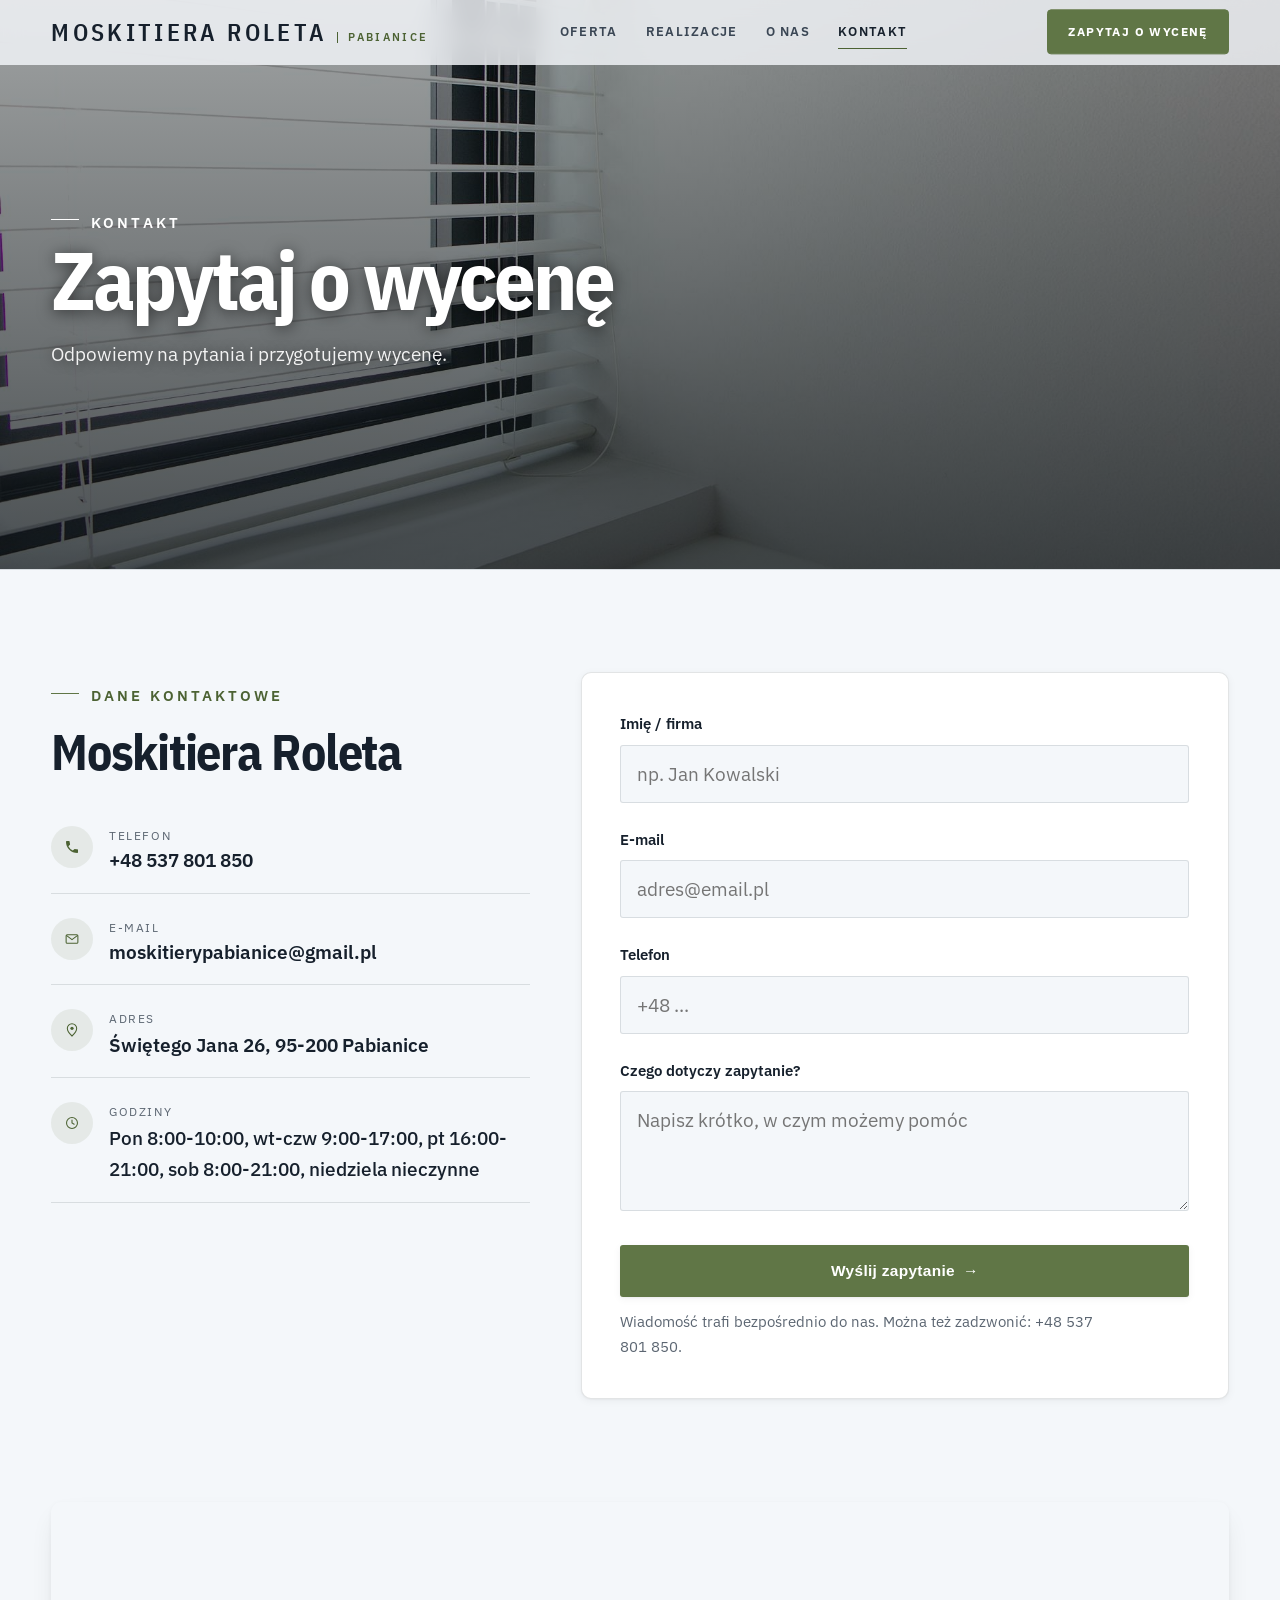
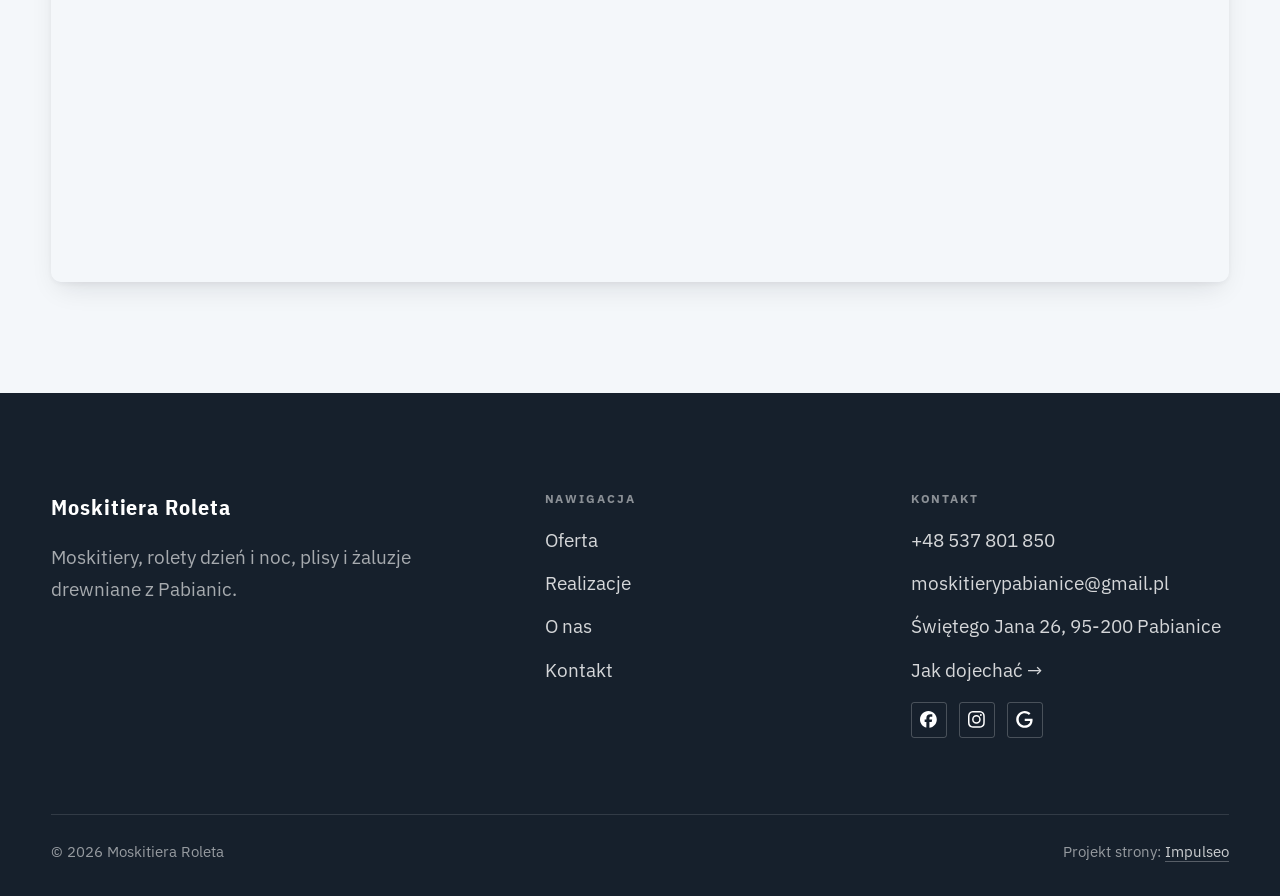
<file: kontakt.html>
<!DOCTYPE html>
<html lang="pl">
<head>
<meta charset="UTF-8">
<meta name="viewport" content="width=device-width, initial-scale=1.0">
<title>Kontakt - Moskitiera Roleta</title>
<meta name="description" content="Kontakt Moskitiera Roleta - Świętego Jana 26, 95-200 Pabianice">
<link rel="canonical" href="https://kris20032.github.io/moski-tiera/kontakt.html">
<meta name="robots" content="noindex, nofollow">
<meta property="og:type" content="website">
<meta property="og:locale" content="pl_PL">
<meta property="og:site_name" content="Moskitiera Roleta">
<meta property="og:title" content="Kontakt - Moskitiera Roleta">
<meta property="og:description" content="Kontakt Moskitiera Roleta - Świętego Jana 26, 95-200 Pabianice">
<meta property="og:url" content="https://kris20032.github.io/moski-tiera/kontakt.html">
<meta property="og:image" content="https://kris20032.github.io/moski-tiera/img/og.jpg">
<meta property="og:image:width" content="1200">
<meta property="og:image:height" content="630">
<meta name="twitter:card" content="summary_large_image">
<link rel="preconnect" href="https://fonts.googleapis.com">
<link rel="preconnect" href="https://fonts.gstatic.com" crossorigin>
<link href="https://fonts.googleapis.com/css2?family=IBM+Plex+Sans+Condensed:wght@500;600;700&family=IBM+Plex+Sans:wght@400;500;600&display=swap" rel="stylesheet">
<link rel="stylesheet" href="assets/styles.css?v=d2c76728">
</head>
<body>

<header class="nav">
  <div class="wrap nav-inner">
    <a class="brand" href="index.html"><span class="name">Moskitiera Roleta</span><span class="sub">Pabianice</span></a>
    <nav class="nav-links">
      <a href="oferta.html">Oferta</a>
      <a href="realizacje.html">Realizacje</a>
      <a href="o-nas.html">O nas</a>
      <a href="kontakt.html" class="active" aria-current="page">Kontakt</a>
      <a href="kontakt.html" class="btn btn-accent">Zapytaj o wycenę</a>
    </nav>
    <button class="nav-toggle" aria-label="Menu"><span></span><span></span><span></span></button>
  </div>
</header>

<main>
<section class="pagehead">
  <img src="img/g6.jpg" alt="Moskitiera Roleta - Zapytaj o wycenę" width="1880" height="1255" decoding="async">
  <div class="wrap">
    <span class="eyebrow">Kontakt</span>
    <h1>Zapytaj o wycenę</h1>
    <p>Odpowiemy na pytania i przygotujemy wycenę.</p>
  </div>
</section>
<section>
  <div class="wrap contact-grid">
    <div class="reveal">
      <span class="eyebrow">Dane kontaktowe</span>
      <h2 style="margin:var(--space-4) 0 var(--space-6)">Moskitiera Roleta</h2>
      <div class="info-list">
        <div class="info-row"><div class="ic"><svg class="ico-tel" width="16" height="16" viewBox="0 0 24 24" fill="none" aria-hidden="true"><path d="M6.6 10.8a15.5 15.5 0 0 0 6.6 6.6l2.2-2.2a1 1 0 0 1 1-.24 11.4 11.4 0 0 0 3.6.58 1 1 0 0 1 1 1V20a1 1 0 0 1-1 1A17 17 0 0 1 3 4a1 1 0 0 1 1-1h3.5a1 1 0 0 1 1 1c0 1.25.2 2.46.58 3.6a1 1 0 0 1-.25 1l-2.23 2.2Z" fill="currentColor"/></svg></div><div><div class="lbl">Telefon</div><a class="val" href="tel:+48537801850">+48 537 801 850</a></div></div>
        <div class="info-row"><div class="ic"><svg class="ico-mail" width="16" height="16" viewBox="0 0 24 24" fill="none" aria-hidden="true"><rect x="3.2" y="5.5" width="17.6" height="13" rx="1.6" stroke="currentColor" stroke-width="1.6"/><path d="M4 7l8 6 8-6" stroke="currentColor" stroke-width="1.6" stroke-linecap="round" stroke-linejoin="round"/></svg></div><div><div class="lbl">E-mail</div><a class="val" href="mailto:moskitierypabianice@gmail.pl">moskitierypabianice@gmail.pl</a></div></div>
        <div class="info-row"><div class="ic"><svg class="ico-pin" width="16" height="16" viewBox="0 0 24 24" fill="none" aria-hidden="true"><path d="M12 21s7-6.1 7-11.5A7 7 0 0 0 5 9.5C5 14.9 12 21 12 21Z" stroke="currentColor" stroke-width="1.6" fill="none"/><circle cx="12" cy="9.5" r="2.4" fill="currentColor"/></svg></div><div><div class="lbl">Adres</div><div class="val">Świętego Jana 26, 95-200 Pabianice</div></div></div>
        <div class="info-row"><div class="ic"><svg class="ico-clock" width="16" height="16" viewBox="0 0 24 24" fill="none" aria-hidden="true"><circle cx="12" cy="12" r="8.2" stroke="currentColor" stroke-width="1.6"/><path d="M12 7.5V12l3.2 1.9" stroke="currentColor" stroke-width="1.6" stroke-linecap="round"/></svg></div><div><div class="lbl">Godziny</div><div class="val" style="font-weight:500">Pon 8:00-10:00, wt-czw 9:00-17:00, pt 16:00-21:00, sob 8:00-21:00, niedziela nieczynne</div></div></div>
      </div>
    </div>
    <div class="reveal">
      <form class="form" action="https://formsubmit.co/moskitierypabianice@gmail.pl" method="POST">
        <input type="hidden" name="_subject" value="Zapytanie ze strony Moskitiera Roleta">
        <input type="hidden" name="_captcha" value="false">
        <input type="hidden" name="_template" value="table">
        <div class="fld"><label for="name">Imię / firma</label><input id="name" name="name" type="text" placeholder="np. Jan Kowalski" required></div>
        <div class="fld"><label for="email">E-mail</label><input id="email" name="email" type="email" placeholder="adres@email.pl" required></div>
        <div class="fld"><label for="phone">Telefon</label><input id="phone" name="phone" type="tel" placeholder="+48 ..."></div>
        <div class="fld"><label for="msg">Czego dotyczy zapytanie?</label><textarea id="msg" name="message" placeholder="Napisz krótko, w czym możemy pomóc" required></textarea></div>
        <button type="submit" class="btn btn-accent" style="width:100%;justify-content:center">Wyślij zapytanie <span class="arr">→</span></button>
        <p class="note">Wiadomość trafi bezpośrednio do nas. Można też zadzwonić: +48 537 801 850.</p>
      </form>
    </div>
  </div>
</section>
<section style="padding-top:0">
  <div class="wrap reveal">
    <iframe class="map" title="Moskitiera Roleta - Pabianice" src="https://maps.google.com/maps?q=51.6677483%2C19.3549843&z=15&output=embed" loading="lazy" referrerpolicy="no-referrer-when-downgrade"></iframe>
  </div>
</section>
</main>

<footer>
  <div class="wrap">
    <div class="foot-grid">
      <div class="foot-brand">
        <div class="name">Moskitiera Roleta</div>
        <p>Moskitiery, rolety dzień i noc, plisy i żaluzje drewniane z Pabianic.</p>
      </div>
      <div class="foot-col">
        <h4>Nawigacja</h4>
        <a href="oferta.html">Oferta</a>
        <a href="realizacje.html">Realizacje</a>
        <a href="o-nas.html">O nas</a>
        <a href="kontakt.html">Kontakt</a>
      </div>
      <div class="foot-col">
        <h4>Kontakt</h4>
        <a href="tel:+48537801850">+48 537 801 850</a>
        <a href="mailto:moskitierypabianice@gmail.pl">moskitierypabianice@gmail.pl</a>
        <p>Świętego Jana 26, 95-200 Pabianice</p>
        <a href="https://maps.google.com/?cid=14104450364735885839" target="_blank" rel="noopener">Jak dojechać →</a>
      <div class="foot-soc">
        <a class="soc" href="https://www.facebook.com/moskitieraroleta/" target="_blank" rel="noopener" aria-label="Facebook - Moskitiera Roleta"><svg viewBox="0 0 24 24" aria-hidden="true" focusable="false"><path d="M9.101 23.691v-7.98H6.627v-3.667h2.474v-1.58c0-4.085 1.848-5.978 5.858-5.978.401 0 .955.042 1.468.103a8.68 8.68 0 0 1 1.141.195v3.325a8.623 8.623 0 0 0-.653-.036 26.805 26.805 0 0 0-.733-.009c-.707 0-1.259.096-1.675.309a1.686 1.686 0 0 0-.679.622c-.258.42-.374.995-.374 1.752v1.297h3.919l-.386 2.103-.287 1.564h-3.246v8.245C19.396 23.238 24 18.179 24 12.044c0-6.627-5.373-12-12-12s-12 5.373-12 12c0 5.628 3.874 10.35 9.101 11.647Z" fill="currentColor"/></svg></a>
        <a class="soc" href="https://www.instagram.com/moski_tiera/" target="_blank" rel="noopener" aria-label="Instagram - Moskitiera Roleta"><svg viewBox="0 0 24 24" aria-hidden="true" focusable="false"><path d="M7.0301.084c-1.2768.0602-2.1487.264-2.911.5634-.7888.3075-1.4575.72-2.1228 1.3877-.6652.6677-1.075 1.3368-1.3802 2.127-.2954.7638-.4956 1.6365-.552 2.914-.0564 1.2775-.0689 1.6882-.0626 4.947.0062 3.2586.0206 3.6671.0825 4.9473.061 1.2765.264 2.1482.5635 2.9107.308.7889.72 1.4573 1.388 2.1228.6679.6655 1.3365 1.0743 2.1285 1.38.7632.295 1.6361.4961 2.9134.552 1.2773.056 1.6884.069 4.9462.0627 3.2578-.0062 3.668-.0207 4.9478-.0814 1.28-.0607 2.147-.2652 2.9098-.5633.7889-.3086 1.4578-.72 2.1228-1.3881.665-.6682 1.0745-1.3378 1.3795-2.1284.2957-.7632.4966-1.636.552-2.9124.056-1.2809.0692-1.6898.063-4.948-.0063-3.2583-.021-3.6668-.0817-4.9465-.0607-1.2797-.264-2.1487-.5633-2.9117-.3084-.7889-.72-1.4568-1.3876-2.1228C21.2982 1.33 20.628.9208 19.8378.6165 19.074.321 18.2017.1197 16.9244.0645 15.6471.0093 15.236-.005 11.977.0014 8.718.0076 8.31.0215 7.0301.0839m.1402 21.6932c-1.17-.0509-1.8053-.2453-2.2287-.408-.5606-.216-.96-.4771-1.3819-.895-.422-.4178-.6811-.8186-.9-1.378-.1644-.4234-.3624-1.058-.4171-2.228-.0595-1.2645-.072-1.6442-.079-4.848-.007-3.2037.0053-3.583.0607-4.848.05-1.169.2456-1.805.408-2.2282.216-.5613.4762-.96.895-1.3816.4188-.4217.8184-.6814 1.3783-.9003.423-.1651 1.0575-.3614 2.227-.4171 1.2655-.06 1.6447-.072 4.848-.079 3.2033-.007 3.5835.005 4.8495.0608 1.169.0508 1.8053.2445 2.228.408.5608.216.96.4754 1.3816.895.4217.4194.6816.8176.9005 1.3787.1653.4217.3617 1.056.4169 2.2263.0602 1.2655.0739 1.645.0796 4.848.0058 3.203-.0055 3.5834-.061 4.848-.051 1.17-.245 1.8055-.408 2.2294-.216.5604-.4763.96-.8954 1.3814-.419.4215-.8181.6811-1.3783.9-.4224.1649-1.0577.3617-2.2262.4174-1.2656.0595-1.6448.072-4.8493.079-3.2045.007-3.5825-.006-4.848-.0608M16.953 5.5864A1.44 1.44 0 1 0 18.39 4.144a1.44 1.44 0 0 0-1.437 1.4424M5.8385 12.012c.0067 3.4032 2.7706 6.1557 6.173 6.1493 3.4026-.0065 6.157-2.7701 6.1506-6.1733-.0065-3.4032-2.771-6.1565-6.174-6.1498-3.403.0067-6.156 2.771-6.1496 6.1738M8 12.0077a4 4 0 1 1 4.008 3.9921A3.9996 3.9996 0 0 1 8 12.0077" fill="currentColor"/></svg></a>
        <a class="soc" href="https://maps.google.com/?cid=14104450364735885839" target="_blank" rel="noopener" aria-label="Google - Moskitiera Roleta"><svg viewBox="0 0 24 24" aria-hidden="true" focusable="false"><path d="M12.48 10.92v3.28h7.84c-.24 1.84-.853 3.187-1.787 4.133-1.147 1.147-2.933 2.4-6.053 2.4-4.827 0-8.6-3.893-8.6-8.72s3.773-8.72 8.6-8.72c2.6 0 4.507 1.027 5.907 2.347l2.307-2.307C18.747 1.44 16.133 0 12.48 0 5.867 0 .307 5.387.307 12s5.56 12 12.173 12c3.573 0 6.267-1.173 8.373-3.36 2.16-2.16 2.84-5.213 2.84-7.667 0-.76-.053-1.467-.173-2.053H12.48z" fill="currentColor"/></svg></a>
      </div>
      </div>
    </div>
    <div class="foot-bot">
      <span>© 2026 Moskitiera Roleta</span>
      <span>Projekt strony: <a class="foot-credit" href="https://impulseo.pl" target="_blank" rel="noopener">Impulseo</a></span>
    </div>
  </div>
</footer>
<div class="sticky-reserve"><a class="sr-book" href="kontakt.html">Zapytaj o wycenę</a><a class="sr-call" href="tel:+48537801850" aria-label="Zadzwoń"><svg class="ico-tel" width="16" height="16" viewBox="0 0 24 24" fill="none" aria-hidden="true"><path d="M6.6 10.8a15.5 15.5 0 0 0 6.6 6.6l2.2-2.2a1 1 0 0 1 1-.24 11.4 11.4 0 0 0 3.6.58 1 1 0 0 1 1 1V20a1 1 0 0 1-1 1A17 17 0 0 1 3 4a1 1 0 0 1 1-1h3.5a1 1 0 0 1 1 1c0 1.25.2 2.46.58 3.6a1 1 0 0 1-.25 1l-2.23 2.2Z" fill="currentColor"/></svg></a></div>
<div class="demo-wazne" data-do="2026-10-25" data-cykl="3" hidden><svg class="dw-ico" width="13" height="13" viewBox="0 0 24 24" fill="none" aria-hidden="true"><circle cx="12" cy="12" r="8.6" stroke="currentColor" stroke-width="1.8"/><path d="M12 7.2V12l3.3 2" stroke="currentColor" stroke-width="1.8" stroke-linecap="round"/></svg><span class="dw-txt"></span></div>

<script src="assets/main.js"></script>
</body>
</html>
</file>
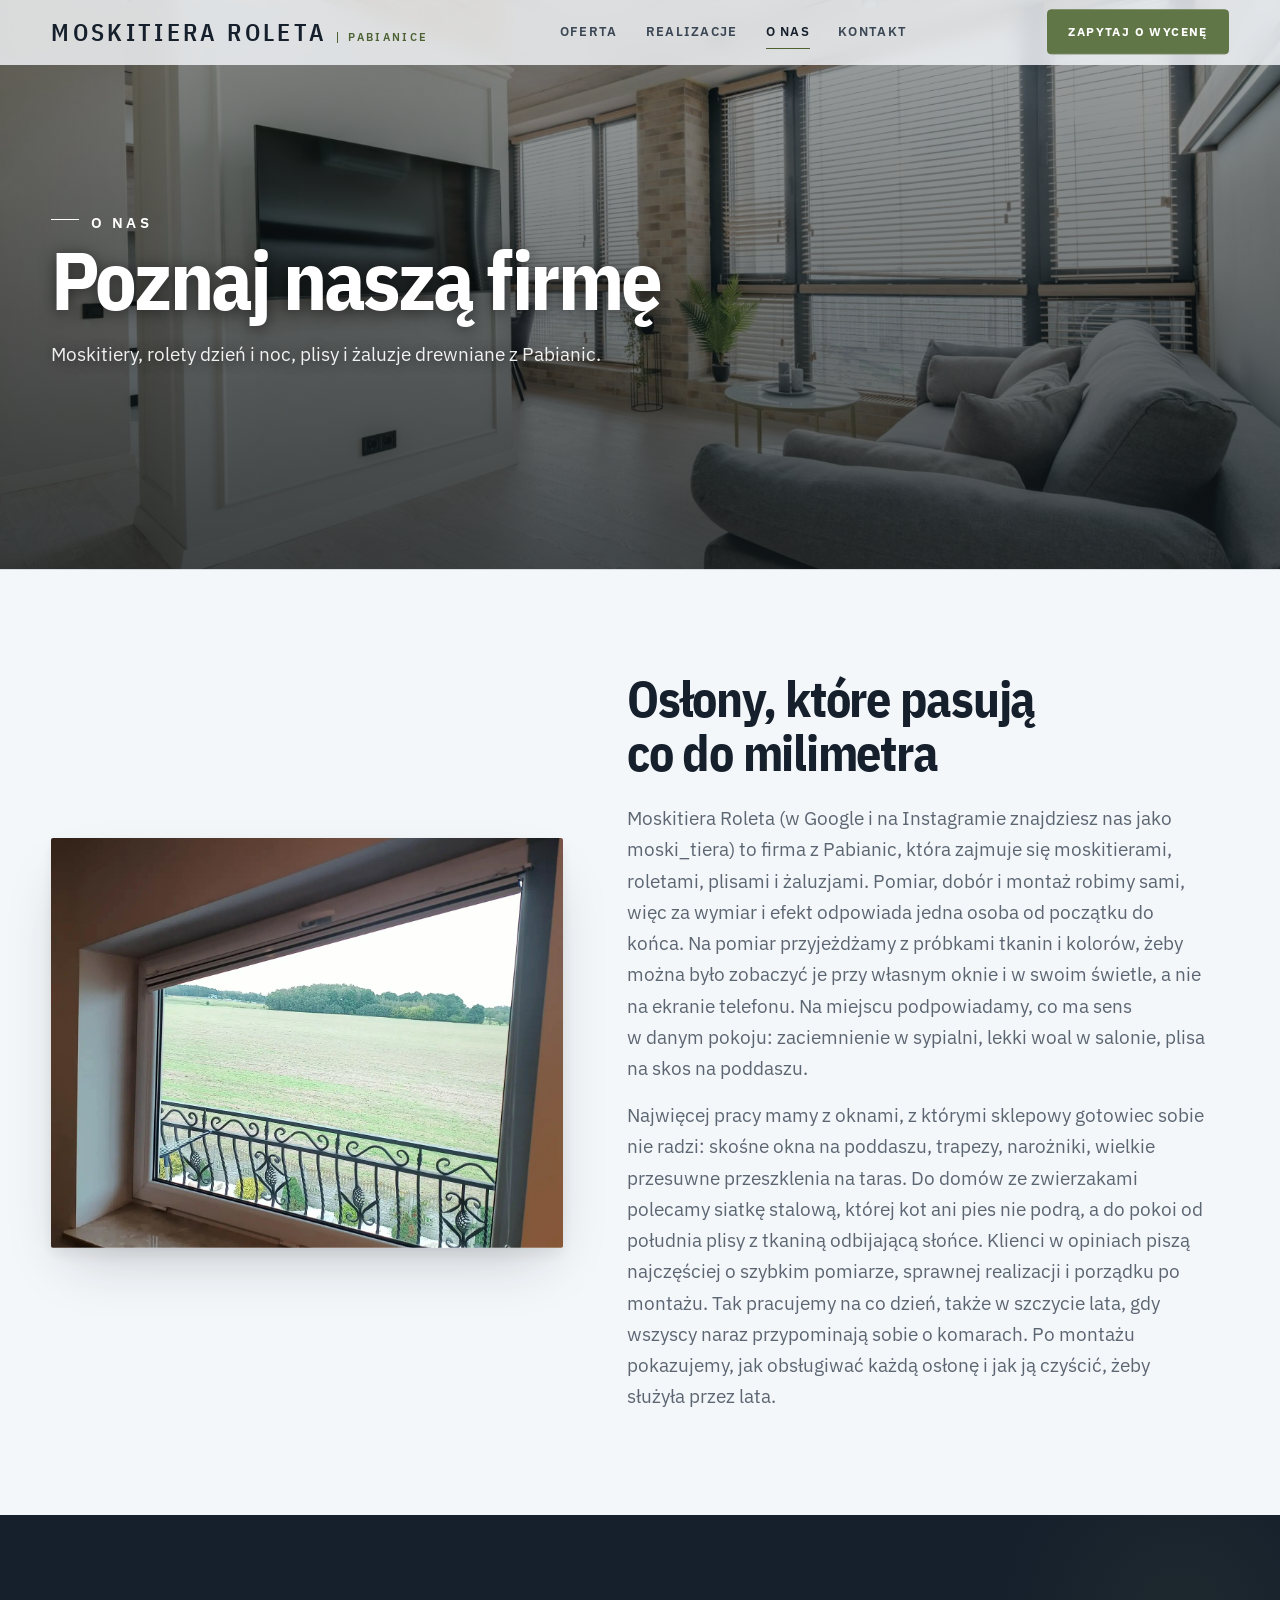
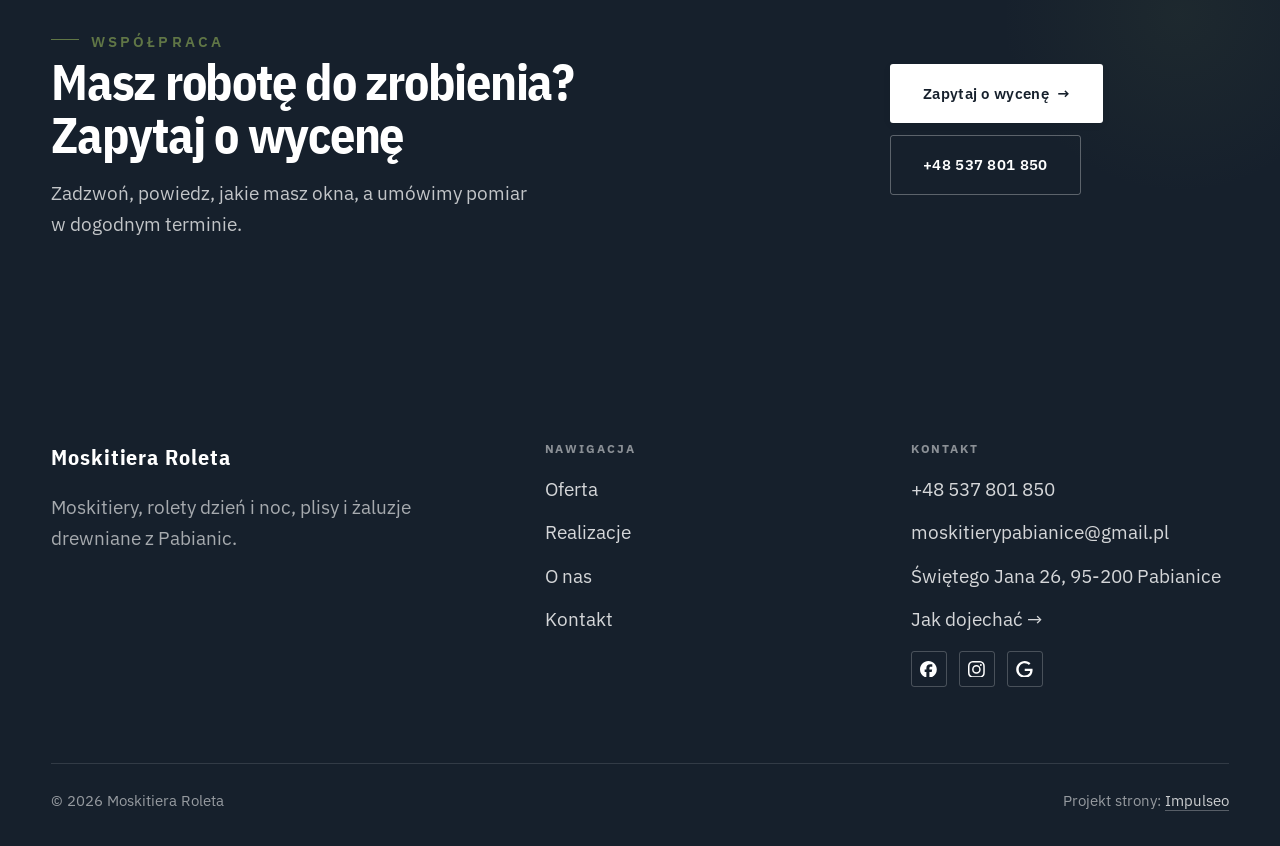
<file: o-nas.html>
<!DOCTYPE html>
<html lang="pl">
<head>
<meta charset="UTF-8">
<meta name="viewport" content="width=device-width, initial-scale=1.0">
<title>O nas - Moskitiera Roleta</title>
<meta name="description" content="Moskitiera Roleta z Pabianic: moskitiery plisowane, drzwiowe i dachowe, rolety dzień i noc, plisy na nietypowe okna oraz żaluzje drewniane. Pomiar u klienta i montaż na wymiar.">
<link rel="canonical" href="https://kris20032.github.io/moski-tiera/o-nas.html">
<meta name="robots" content="noindex, nofollow">
<meta property="og:type" content="website">
<meta property="og:locale" content="pl_PL">
<meta property="og:site_name" content="Moskitiera Roleta">
<meta property="og:title" content="O nas - Moskitiera Roleta">
<meta property="og:description" content="Moskitiera Roleta z Pabianic: moskitiery plisowane, drzwiowe i dachowe, rolety dzień i noc, plisy na nietypowe okna oraz żaluzje drewniane. Pomiar u klienta i montaż na wymiar.">
<meta property="og:url" content="https://kris20032.github.io/moski-tiera/o-nas.html">
<meta property="og:image" content="https://kris20032.github.io/moski-tiera/img/og.jpg">
<meta property="og:image:width" content="1200">
<meta property="og:image:height" content="630">
<meta name="twitter:card" content="summary_large_image">
<link rel="preconnect" href="https://fonts.googleapis.com">
<link rel="preconnect" href="https://fonts.gstatic.com" crossorigin>
<link href="https://fonts.googleapis.com/css2?family=IBM+Plex+Sans+Condensed:wght@500;600;700&family=IBM+Plex+Sans:wght@400;500;600&display=swap" rel="stylesheet">
<link rel="stylesheet" href="assets/styles.css?v=d2c76728">
</head>
<body>

<header class="nav">
  <div class="wrap nav-inner">
    <a class="brand" href="index.html"><span class="name">Moskitiera Roleta</span><span class="sub">Pabianice</span></a>
    <nav class="nav-links">
      <a href="oferta.html">Oferta</a>
      <a href="realizacje.html">Realizacje</a>
      <a href="o-nas.html" class="active" aria-current="page">O nas</a>
      <a href="kontakt.html">Kontakt</a>
      <a href="kontakt.html" class="btn btn-accent">Zapytaj o wycenę</a>
    </nav>
    <button class="nav-toggle" aria-label="Menu"><span></span><span></span><span></span></button>
  </div>
</header>

<main>
<section class="pagehead">
  <img src="img/g5.jpg" alt="Moskitiera Roleta - Poznaj naszą firmę" width="1830" height="1200" decoding="async">
  <div class="wrap">
    <span class="eyebrow">O nas</span>
    <h1>Poznaj naszą firmę</h1>
    <p>Moskitiery, rolety dzień i noc, plisy i żaluzje drewniane z Pabianic.</p>
  </div>
</section>
<section>
  <div class="wrap split">
    <div class="split-art reveal"><img src="img/about.jpg" alt="Moskitiera Roleta" loading="lazy" width="1440" height="1440" decoding="async"></div>
    <div class="split-copy reveal">
      <h2>Osłony, które pasują co do milimetra</h2>
      <p class="muted">Moskitiera Roleta (w Google i na Instagramie znajdziesz nas jako moski_tiera) to firma z Pabianic, która zajmuje się moskitierami, roletami, plisami i żaluzjami. Pomiar, dobór i montaż robimy sami, więc za wymiar i efekt odpowiada jedna osoba od początku do końca. Na pomiar przyjeżdżamy z próbkami tkanin i kolorów, żeby można było zobaczyć je przy własnym oknie i w swoim świetle, a nie na ekranie telefonu. Na miejscu podpowiadamy, co ma sens w danym pokoju: zaciemnienie w sypialni, lekki woal w salonie, plisa na skos na poddaszu.</p>
      <p class="muted">Najwięcej pracy mamy z oknami, z którymi sklepowy gotowiec sobie nie radzi: skośne okna na poddaszu, trapezy, narożniki, wielkie przesuwne przeszklenia na taras. Do domów ze zwierzakami polecamy siatkę stalową, której kot ani pies nie podrą, a do pokoi od południa plisy z tkaniną odbijającą słońce. Klienci w opiniach piszą najczęściej o szybkim pomiarze, sprawnej realizacji i porządku po montażu. Tak pracujemy na co dzień, także w szczycie lata, gdy wszyscy naraz przypominają sobie o komarach. Po montażu pokazujemy, jak obsługiwać każdą osłonę i jak ją czyścić, żeby służyła przez lata.</p>
    </div>
  </div>
</section>


<section class="cta">
  <div class="wrap">
    <div class="reveal">
      <span class="eyebrow">Współpraca</span>
      <h2>Masz robotę do zrobienia? Zapytaj o wycenę</h2>
      <p>Zadzwoń, powiedz, jakie masz okna, a umówimy pomiar w dogodnym terminie.</p>
    </div>
    <div class="cta-actions reveal">
      <a href="kontakt.html" class="btn btn-light">Zapytaj o wycenę <span class="arr">→</span></a>
      <a href="tel:+48537801850" class="btn btn-ghost btn-ghost-cta">+48 537 801 850</a>
    </div>
  </div>
</section>
</main>

<footer>
  <div class="wrap">
    <div class="foot-grid">
      <div class="foot-brand">
        <div class="name">Moskitiera Roleta</div>
        <p>Moskitiery, rolety dzień i noc, plisy i żaluzje drewniane z Pabianic.</p>
      </div>
      <div class="foot-col">
        <h4>Nawigacja</h4>
        <a href="oferta.html">Oferta</a>
        <a href="realizacje.html">Realizacje</a>
        <a href="o-nas.html">O nas</a>
        <a href="kontakt.html">Kontakt</a>
      </div>
      <div class="foot-col">
        <h4>Kontakt</h4>
        <a href="tel:+48537801850">+48 537 801 850</a>
        <a href="mailto:moskitierypabianice@gmail.pl">moskitierypabianice@gmail.pl</a>
        <p>Świętego Jana 26, 95-200 Pabianice</p>
        <a href="https://maps.google.com/?cid=14104450364735885839" target="_blank" rel="noopener">Jak dojechać →</a>
      <div class="foot-soc">
        <a class="soc" href="https://www.facebook.com/moskitieraroleta/" target="_blank" rel="noopener" aria-label="Facebook - Moskitiera Roleta"><svg viewBox="0 0 24 24" aria-hidden="true" focusable="false"><path d="M9.101 23.691v-7.98H6.627v-3.667h2.474v-1.58c0-4.085 1.848-5.978 5.858-5.978.401 0 .955.042 1.468.103a8.68 8.68 0 0 1 1.141.195v3.325a8.623 8.623 0 0 0-.653-.036 26.805 26.805 0 0 0-.733-.009c-.707 0-1.259.096-1.675.309a1.686 1.686 0 0 0-.679.622c-.258.42-.374.995-.374 1.752v1.297h3.919l-.386 2.103-.287 1.564h-3.246v8.245C19.396 23.238 24 18.179 24 12.044c0-6.627-5.373-12-12-12s-12 5.373-12 12c0 5.628 3.874 10.35 9.101 11.647Z" fill="currentColor"/></svg></a>
        <a class="soc" href="https://www.instagram.com/moski_tiera/" target="_blank" rel="noopener" aria-label="Instagram - Moskitiera Roleta"><svg viewBox="0 0 24 24" aria-hidden="true" focusable="false"><path d="M7.0301.084c-1.2768.0602-2.1487.264-2.911.5634-.7888.3075-1.4575.72-2.1228 1.3877-.6652.6677-1.075 1.3368-1.3802 2.127-.2954.7638-.4956 1.6365-.552 2.914-.0564 1.2775-.0689 1.6882-.0626 4.947.0062 3.2586.0206 3.6671.0825 4.9473.061 1.2765.264 2.1482.5635 2.9107.308.7889.72 1.4573 1.388 2.1228.6679.6655 1.3365 1.0743 2.1285 1.38.7632.295 1.6361.4961 2.9134.552 1.2773.056 1.6884.069 4.9462.0627 3.2578-.0062 3.668-.0207 4.9478-.0814 1.28-.0607 2.147-.2652 2.9098-.5633.7889-.3086 1.4578-.72 2.1228-1.3881.665-.6682 1.0745-1.3378 1.3795-2.1284.2957-.7632.4966-1.636.552-2.9124.056-1.2809.0692-1.6898.063-4.948-.0063-3.2583-.021-3.6668-.0817-4.9465-.0607-1.2797-.264-2.1487-.5633-2.9117-.3084-.7889-.72-1.4568-1.3876-2.1228C21.2982 1.33 20.628.9208 19.8378.6165 19.074.321 18.2017.1197 16.9244.0645 15.6471.0093 15.236-.005 11.977.0014 8.718.0076 8.31.0215 7.0301.0839m.1402 21.6932c-1.17-.0509-1.8053-.2453-2.2287-.408-.5606-.216-.96-.4771-1.3819-.895-.422-.4178-.6811-.8186-.9-1.378-.1644-.4234-.3624-1.058-.4171-2.228-.0595-1.2645-.072-1.6442-.079-4.848-.007-3.2037.0053-3.583.0607-4.848.05-1.169.2456-1.805.408-2.2282.216-.5613.4762-.96.895-1.3816.4188-.4217.8184-.6814 1.3783-.9003.423-.1651 1.0575-.3614 2.227-.4171 1.2655-.06 1.6447-.072 4.848-.079 3.2033-.007 3.5835.005 4.8495.0608 1.169.0508 1.8053.2445 2.228.408.5608.216.96.4754 1.3816.895.4217.4194.6816.8176.9005 1.3787.1653.4217.3617 1.056.4169 2.2263.0602 1.2655.0739 1.645.0796 4.848.0058 3.203-.0055 3.5834-.061 4.848-.051 1.17-.245 1.8055-.408 2.2294-.216.5604-.4763.96-.8954 1.3814-.419.4215-.8181.6811-1.3783.9-.4224.1649-1.0577.3617-2.2262.4174-1.2656.0595-1.6448.072-4.8493.079-3.2045.007-3.5825-.006-4.848-.0608M16.953 5.5864A1.44 1.44 0 1 0 18.39 4.144a1.44 1.44 0 0 0-1.437 1.4424M5.8385 12.012c.0067 3.4032 2.7706 6.1557 6.173 6.1493 3.4026-.0065 6.157-2.7701 6.1506-6.1733-.0065-3.4032-2.771-6.1565-6.174-6.1498-3.403.0067-6.156 2.771-6.1496 6.1738M8 12.0077a4 4 0 1 1 4.008 3.9921A3.9996 3.9996 0 0 1 8 12.0077" fill="currentColor"/></svg></a>
        <a class="soc" href="https://maps.google.com/?cid=14104450364735885839" target="_blank" rel="noopener" aria-label="Google - Moskitiera Roleta"><svg viewBox="0 0 24 24" aria-hidden="true" focusable="false"><path d="M12.48 10.92v3.28h7.84c-.24 1.84-.853 3.187-1.787 4.133-1.147 1.147-2.933 2.4-6.053 2.4-4.827 0-8.6-3.893-8.6-8.72s3.773-8.72 8.6-8.72c2.6 0 4.507 1.027 5.907 2.347l2.307-2.307C18.747 1.44 16.133 0 12.48 0 5.867 0 .307 5.387.307 12s5.56 12 12.173 12c3.573 0 6.267-1.173 8.373-3.36 2.16-2.16 2.84-5.213 2.84-7.667 0-.76-.053-1.467-.173-2.053H12.48z" fill="currentColor"/></svg></a>
      </div>
      </div>
    </div>
    <div class="foot-bot">
      <span>© 2026 Moskitiera Roleta</span>
      <span>Projekt strony: <a class="foot-credit" href="https://impulseo.pl" target="_blank" rel="noopener">Impulseo</a></span>
    </div>
  </div>
</footer>
<div class="sticky-reserve"><a class="sr-book" href="kontakt.html">Zapytaj o wycenę</a><a class="sr-call" href="tel:+48537801850" aria-label="Zadzwoń"><svg class="ico-tel" width="16" height="16" viewBox="0 0 24 24" fill="none" aria-hidden="true"><path d="M6.6 10.8a15.5 15.5 0 0 0 6.6 6.6l2.2-2.2a1 1 0 0 1 1-.24 11.4 11.4 0 0 0 3.6.58 1 1 0 0 1 1 1V20a1 1 0 0 1-1 1A17 17 0 0 1 3 4a1 1 0 0 1 1-1h3.5a1 1 0 0 1 1 1c0 1.25.2 2.46.58 3.6a1 1 0 0 1-.25 1l-2.23 2.2Z" fill="currentColor"/></svg></a></div>
<div class="demo-wazne" data-do="2026-10-25" data-cykl="3" hidden><svg class="dw-ico" width="13" height="13" viewBox="0 0 24 24" fill="none" aria-hidden="true"><circle cx="12" cy="12" r="8.6" stroke="currentColor" stroke-width="1.8"/><path d="M12 7.2V12l3.3 2" stroke="currentColor" stroke-width="1.8" stroke-linecap="round"/></svg><span class="dw-txt"></span></div>

<script src="assets/main.js"></script>
</body>
</html>
</file>
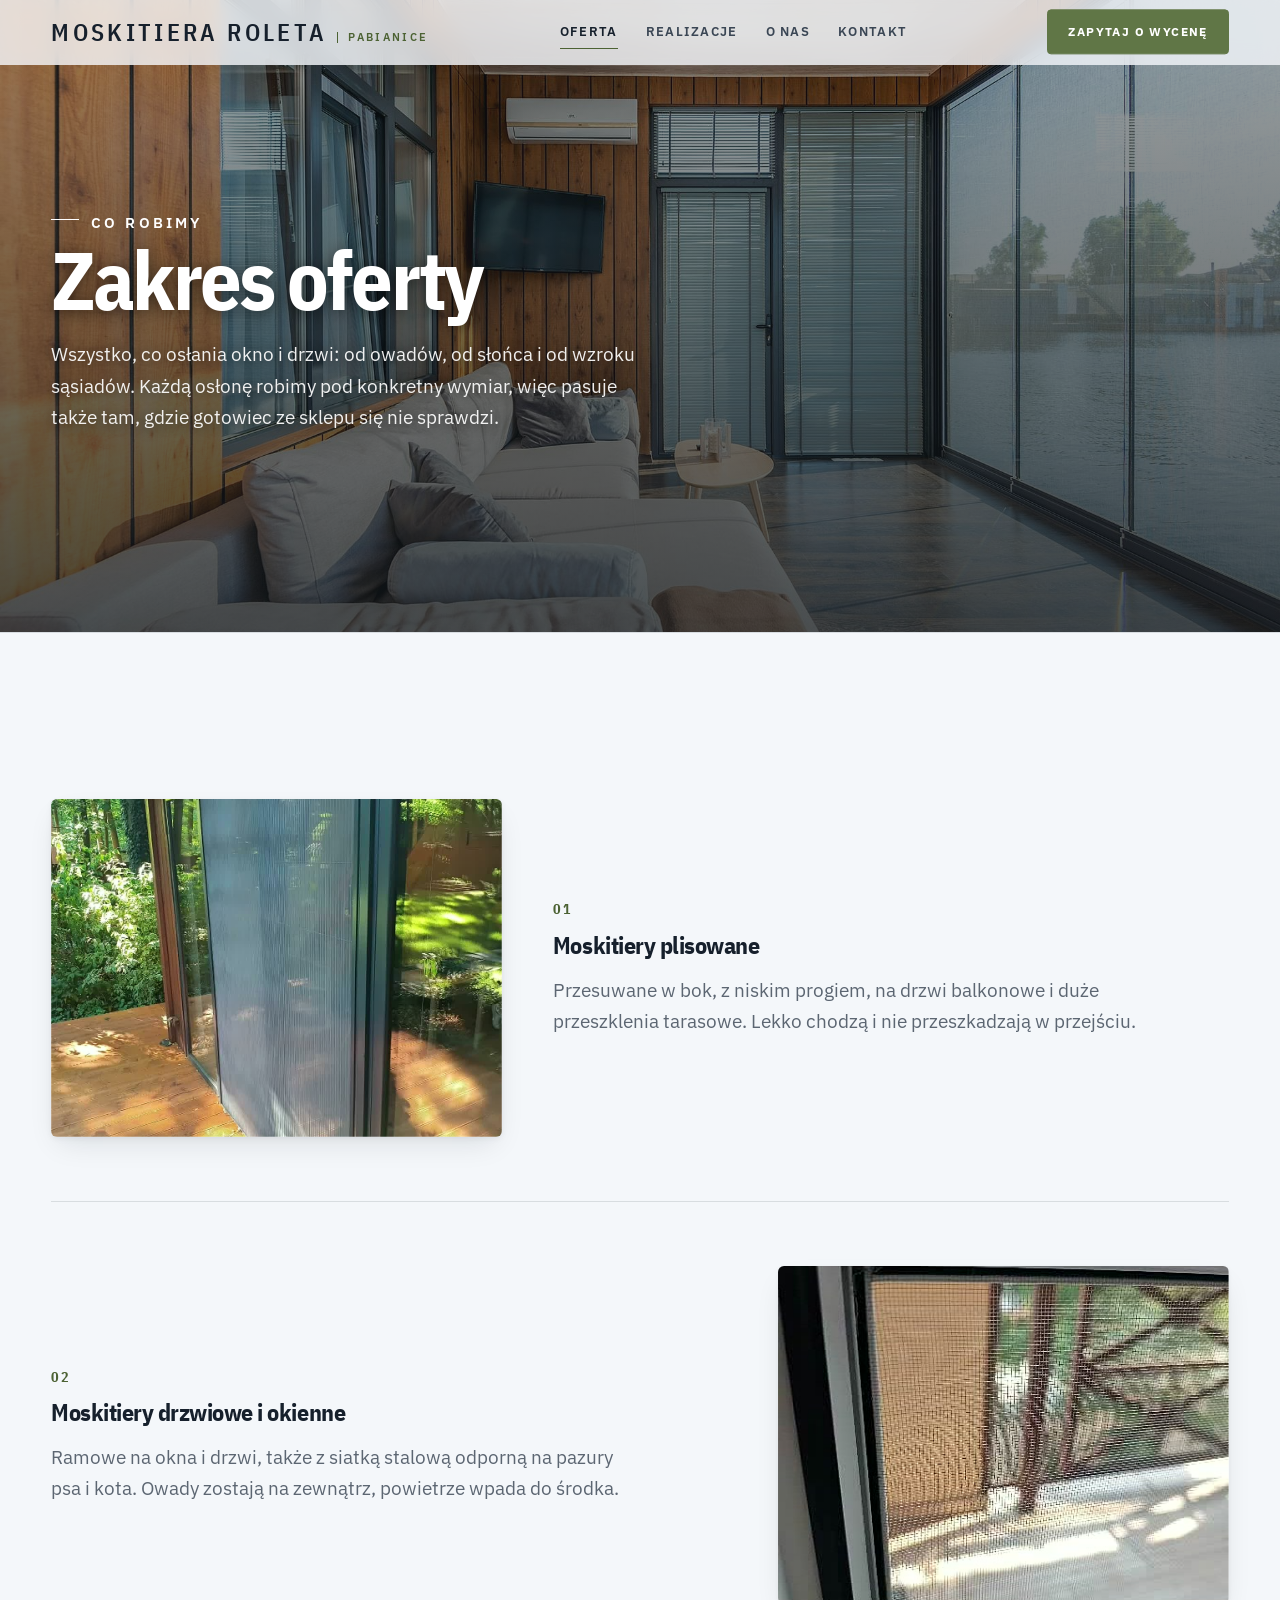
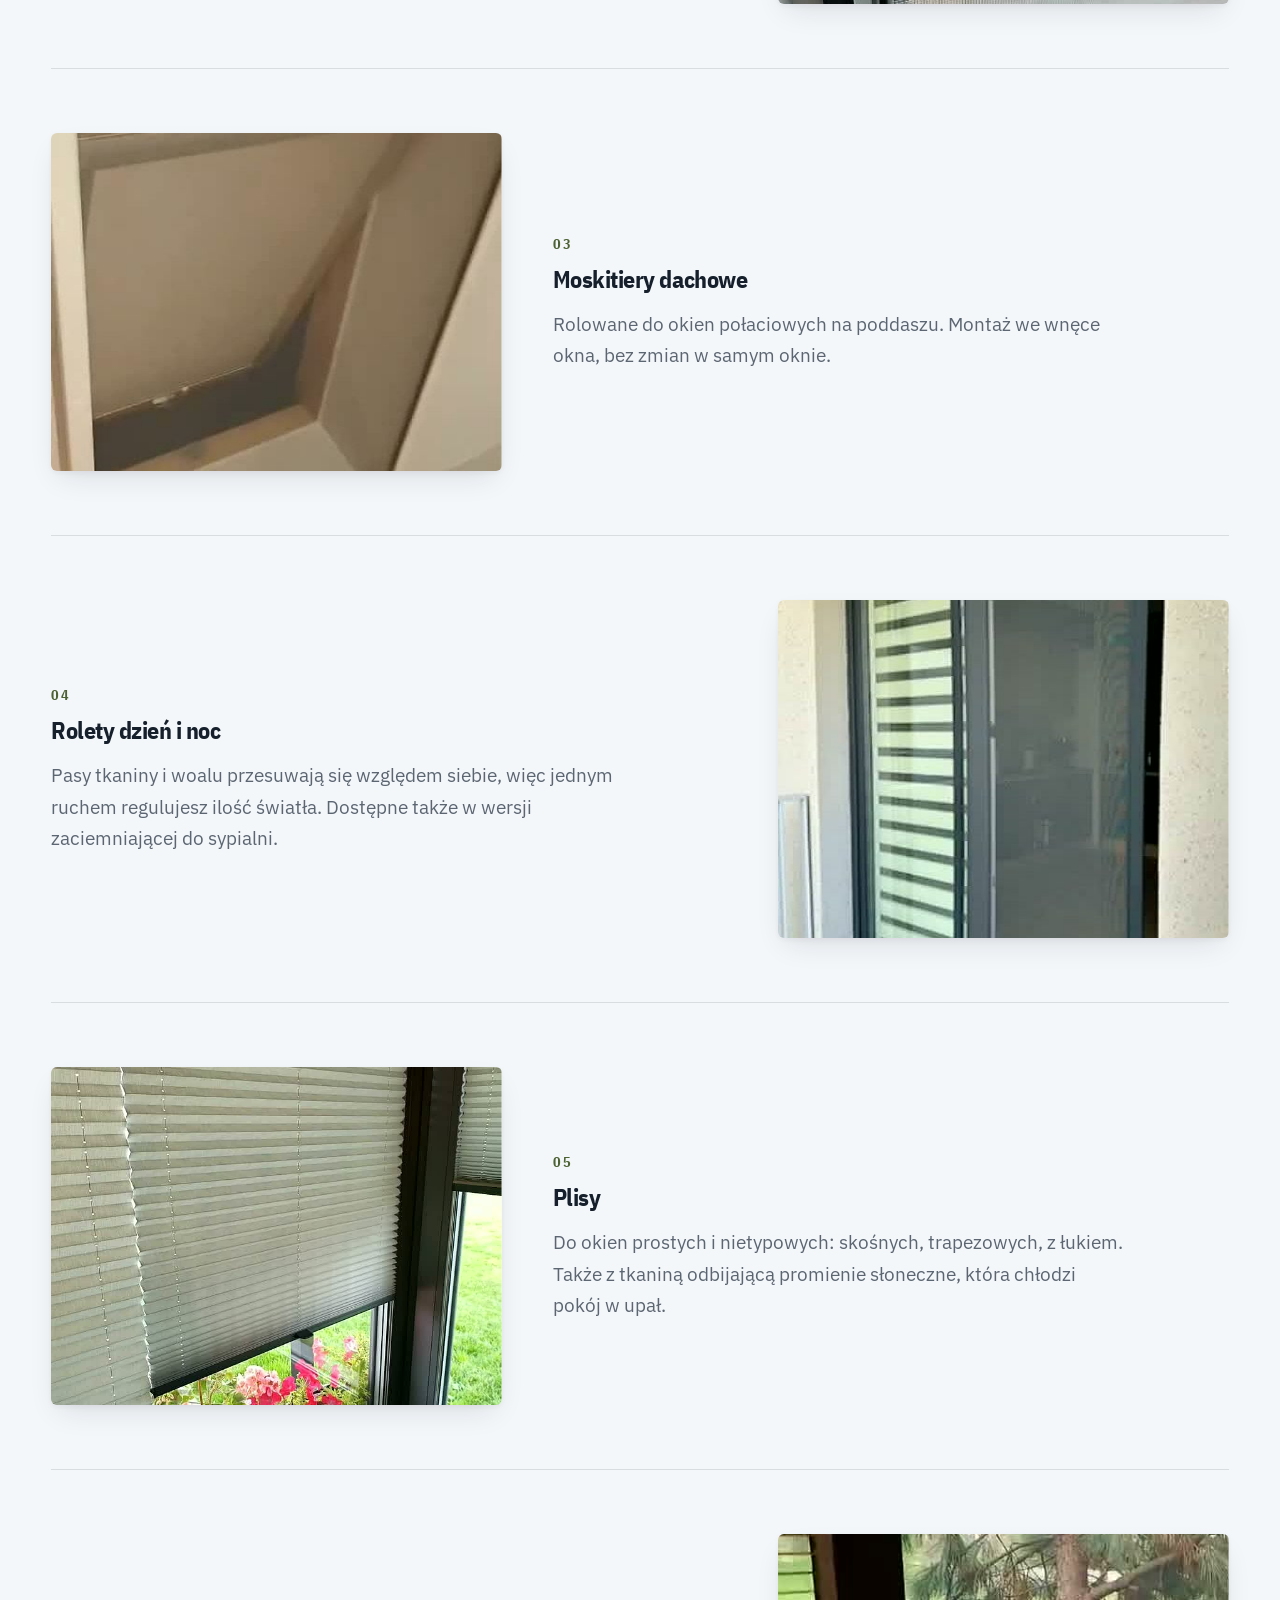
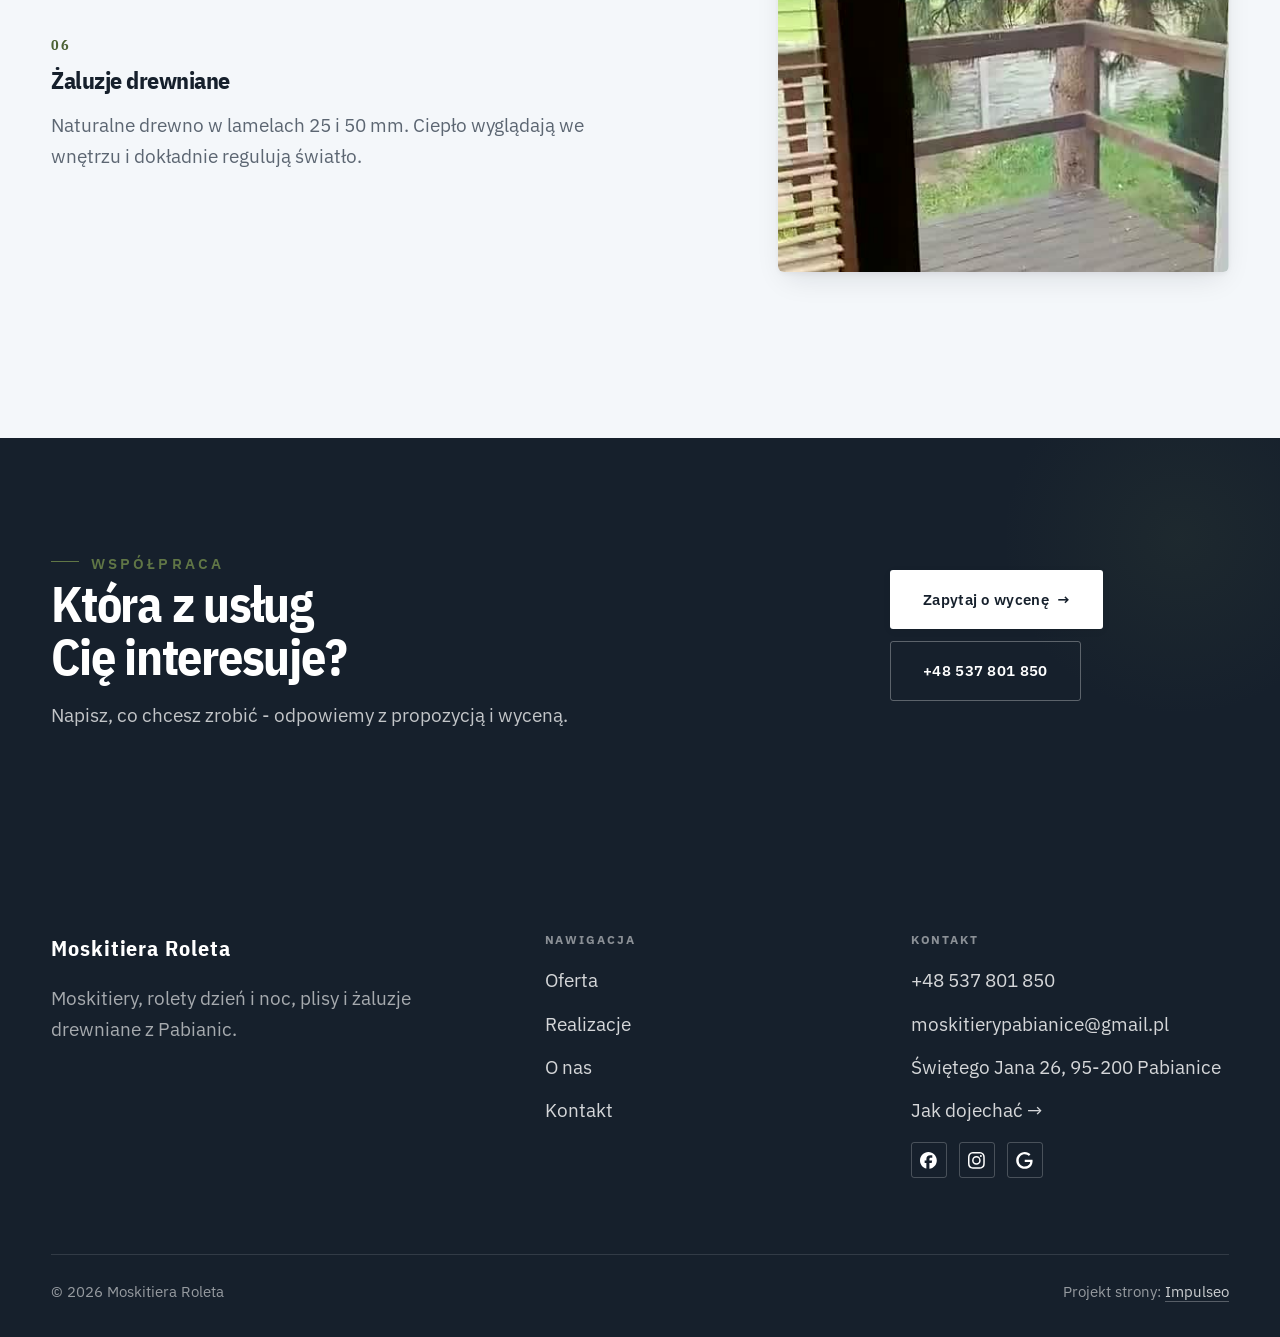
<file: oferta.html>
<!DOCTYPE html>
<html lang="pl">
<head>
<meta charset="UTF-8">
<meta name="viewport" content="width=device-width, initial-scale=1.0">
<title>Oferta - Moskitiera Roleta</title>
<meta name="description" content="Moskitiera Roleta z Pabianic: moskitiery plisowane, drzwiowe i dachowe, rolety dzień i noc, plisy na nietypowe okna oraz żaluzje drewniane. Pomiar u klienta i montaż na wymiar.">
<link rel="canonical" href="https://kris20032.github.io/moski-tiera/oferta.html">
<meta name="robots" content="noindex, nofollow">
<meta property="og:type" content="website">
<meta property="og:locale" content="pl_PL">
<meta property="og:site_name" content="Moskitiera Roleta">
<meta property="og:title" content="Oferta - Moskitiera Roleta">
<meta property="og:description" content="Moskitiera Roleta z Pabianic: moskitiery plisowane, drzwiowe i dachowe, rolety dzień i noc, plisy na nietypowe okna oraz żaluzje drewniane. Pomiar u klienta i montaż na wymiar.">
<meta property="og:url" content="https://kris20032.github.io/moski-tiera/oferta.html">
<meta property="og:image" content="https://kris20032.github.io/moski-tiera/img/og.jpg">
<meta property="og:image:width" content="1200">
<meta property="og:image:height" content="630">
<meta name="twitter:card" content="summary_large_image">
<link rel="preconnect" href="https://fonts.googleapis.com">
<link rel="preconnect" href="https://fonts.gstatic.com" crossorigin>
<link href="https://fonts.googleapis.com/css2?family=IBM+Plex+Sans+Condensed:wght@500;600;700&family=IBM+Plex+Sans:wght@400;500;600&display=swap" rel="stylesheet">
<link rel="stylesheet" href="assets/styles.css?v=d2c76728">
</head>
<body>

<header class="nav">
  <div class="wrap nav-inner">
    <a class="brand" href="index.html"><span class="name">Moskitiera Roleta</span><span class="sub">Pabianice</span></a>
    <nav class="nav-links">
      <a href="oferta.html" class="active" aria-current="page">Oferta</a>
      <a href="realizacje.html">Realizacje</a>
      <a href="o-nas.html">O nas</a>
      <a href="kontakt.html">Kontakt</a>
      <a href="kontakt.html" class="btn btn-accent">Zapytaj o wycenę</a>
    </nav>
    <button class="nav-toggle" aria-label="Menu"><span></span><span></span><span></span></button>
  </div>
</header>

<main>
<section class="pagehead">
  <img src="img/g4.jpg" alt="Moskitiera Roleta - Zakres oferty" width="1880" height="1255" decoding="async">
  <div class="wrap">
    <span class="eyebrow">Co robimy</span>
    <h1>Zakres oferty</h1>
    <p>Wszystko, co osłania okno i drzwi: od owadów, od słońca i od wzroku sąsiadów. Każdą osłonę robimy pod konkretny wymiar, więc pasuje także tam, gdzie gotowiec ze sklepu się nie sprawdzi.</p>
  </div>
</section>
<section>
  <div class="wrap">
    <div class="svc-row reveal">
      <div class="svc-row-art"><img src="img/g11.jpg" alt="Moskitiery plisowane" loading="lazy" width="1080" height="1440" decoding="async"></div>
      <div>
        <span class="num">01</span>
        <h3>Moskitiery plisowane</h3>
        <p class="muted">Przesuwane w bok, z niskim progiem, na drzwi balkonowe i duże przeszklenia tarasowe. Lekko chodzą i nie przeszkadzają w przejściu.</p>
      </div>
    </div>
    <div class="svc-row rev reveal">
      <div class="svc-row-art"><img src="img/g9.jpg" alt="Moskitiery drzwiowe i okienne" loading="lazy" width="480" height="643" decoding="async"></div>
      <div>
        <span class="num">02</span>
        <h3>Moskitiery drzwiowe i okienne</h3>
        <p class="muted">Ramowe na okna i drzwi, także z siatką stalową odporną na pazury psa i kota. Owady zostają na zewnątrz, powietrze wpada do środka.</p>
      </div>
    </div>
    <div class="svc-row reveal">
      <div class="svc-row-art"><img src="img/g12.jpg" alt="Moskitiery dachowe" loading="lazy" width="480" height="853" decoding="async"></div>
      <div>
        <span class="num">03</span>
        <h3>Moskitiery dachowe</h3>
        <p class="muted">Rolowane do okien połaciowych na poddaszu. Montaż we wnęce okna, bez zmian w samym oknie.</p>
      </div>
    </div>
    <div class="svc-row rev reveal">
      <div class="svc-row-art"><img src="img/g13.jpg" alt="Rolety dzień i noc" loading="lazy" width="480" height="800" decoding="async"></div>
      <div>
        <span class="num">04</span>
        <h3>Rolety dzień i noc</h3>
        <p class="muted">Pasy tkaniny i woalu przesuwają się względem siebie, więc jednym ruchem regulujesz ilość światła. Dostępne także w wersji zaciemniającej do sypialni.</p>
      </div>
    </div>
    <div class="svc-row reveal">
      <div class="svc-row-art"><img src="img/g8.jpg" alt="Plisy" loading="lazy" width="720" height="960" decoding="async"></div>
      <div>
        <span class="num">05</span>
        <h3>Plisy</h3>
        <p class="muted">Do okien prostych i nietypowych: skośnych, trapezowych, z łukiem. Także z tkaniną odbijającą promienie słoneczne, która chłodzi pokój w upał.</p>
      </div>
    </div>
    <div class="svc-row rev reveal">
      <div class="svc-row-art"><img src="img/g15.jpg" alt="Żaluzje drewniane" loading="lazy" width="480" height="854" decoding="async"></div>
      <div>
        <span class="num">06</span>
        <h3>Żaluzje drewniane</h3>
        <p class="muted">Naturalne drewno w lamelach 25 i 50 mm. Ciepło wyglądają we wnętrzu i dokładnie regulują światło.</p>
      </div>
    </div>
  </div>
</section>

<section class="cta">
  <div class="wrap">
    <div class="reveal">
      <span class="eyebrow">Współpraca</span>
      <h2>Która z usług Cię interesuje?</h2>
      <p>Napisz, co chcesz zrobić - odpowiemy z propozycją i wyceną.</p>
    </div>
    <div class="cta-actions reveal">
      <a href="kontakt.html" class="btn btn-light">Zapytaj o wycenę <span class="arr">→</span></a>
      <a href="tel:+48537801850" class="btn btn-ghost btn-ghost-cta">+48 537 801 850</a>
    </div>
  </div>
</section>
</main>

<footer>
  <div class="wrap">
    <div class="foot-grid">
      <div class="foot-brand">
        <div class="name">Moskitiera Roleta</div>
        <p>Moskitiery, rolety dzień i noc, plisy i żaluzje drewniane z Pabianic.</p>
      </div>
      <div class="foot-col">
        <h4>Nawigacja</h4>
        <a href="oferta.html">Oferta</a>
        <a href="realizacje.html">Realizacje</a>
        <a href="o-nas.html">O nas</a>
        <a href="kontakt.html">Kontakt</a>
      </div>
      <div class="foot-col">
        <h4>Kontakt</h4>
        <a href="tel:+48537801850">+48 537 801 850</a>
        <a href="mailto:moskitierypabianice@gmail.pl">moskitierypabianice@gmail.pl</a>
        <p>Świętego Jana 26, 95-200 Pabianice</p>
        <a href="https://maps.google.com/?cid=14104450364735885839" target="_blank" rel="noopener">Jak dojechać →</a>
      <div class="foot-soc">
        <a class="soc" href="https://www.facebook.com/moskitieraroleta/" target="_blank" rel="noopener" aria-label="Facebook - Moskitiera Roleta"><svg viewBox="0 0 24 24" aria-hidden="true" focusable="false"><path d="M9.101 23.691v-7.98H6.627v-3.667h2.474v-1.58c0-4.085 1.848-5.978 5.858-5.978.401 0 .955.042 1.468.103a8.68 8.68 0 0 1 1.141.195v3.325a8.623 8.623 0 0 0-.653-.036 26.805 26.805 0 0 0-.733-.009c-.707 0-1.259.096-1.675.309a1.686 1.686 0 0 0-.679.622c-.258.42-.374.995-.374 1.752v1.297h3.919l-.386 2.103-.287 1.564h-3.246v8.245C19.396 23.238 24 18.179 24 12.044c0-6.627-5.373-12-12-12s-12 5.373-12 12c0 5.628 3.874 10.35 9.101 11.647Z" fill="currentColor"/></svg></a>
        <a class="soc" href="https://www.instagram.com/moski_tiera/" target="_blank" rel="noopener" aria-label="Instagram - Moskitiera Roleta"><svg viewBox="0 0 24 24" aria-hidden="true" focusable="false"><path d="M7.0301.084c-1.2768.0602-2.1487.264-2.911.5634-.7888.3075-1.4575.72-2.1228 1.3877-.6652.6677-1.075 1.3368-1.3802 2.127-.2954.7638-.4956 1.6365-.552 2.914-.0564 1.2775-.0689 1.6882-.0626 4.947.0062 3.2586.0206 3.6671.0825 4.9473.061 1.2765.264 2.1482.5635 2.9107.308.7889.72 1.4573 1.388 2.1228.6679.6655 1.3365 1.0743 2.1285 1.38.7632.295 1.6361.4961 2.9134.552 1.2773.056 1.6884.069 4.9462.0627 3.2578-.0062 3.668-.0207 4.9478-.0814 1.28-.0607 2.147-.2652 2.9098-.5633.7889-.3086 1.4578-.72 2.1228-1.3881.665-.6682 1.0745-1.3378 1.3795-2.1284.2957-.7632.4966-1.636.552-2.9124.056-1.2809.0692-1.6898.063-4.948-.0063-3.2583-.021-3.6668-.0817-4.9465-.0607-1.2797-.264-2.1487-.5633-2.9117-.3084-.7889-.72-1.4568-1.3876-2.1228C21.2982 1.33 20.628.9208 19.8378.6165 19.074.321 18.2017.1197 16.9244.0645 15.6471.0093 15.236-.005 11.977.0014 8.718.0076 8.31.0215 7.0301.0839m.1402 21.6932c-1.17-.0509-1.8053-.2453-2.2287-.408-.5606-.216-.96-.4771-1.3819-.895-.422-.4178-.6811-.8186-.9-1.378-.1644-.4234-.3624-1.058-.4171-2.228-.0595-1.2645-.072-1.6442-.079-4.848-.007-3.2037.0053-3.583.0607-4.848.05-1.169.2456-1.805.408-2.2282.216-.5613.4762-.96.895-1.3816.4188-.4217.8184-.6814 1.3783-.9003.423-.1651 1.0575-.3614 2.227-.4171 1.2655-.06 1.6447-.072 4.848-.079 3.2033-.007 3.5835.005 4.8495.0608 1.169.0508 1.8053.2445 2.228.408.5608.216.96.4754 1.3816.895.4217.4194.6816.8176.9005 1.3787.1653.4217.3617 1.056.4169 2.2263.0602 1.2655.0739 1.645.0796 4.848.0058 3.203-.0055 3.5834-.061 4.848-.051 1.17-.245 1.8055-.408 2.2294-.216.5604-.4763.96-.8954 1.3814-.419.4215-.8181.6811-1.3783.9-.4224.1649-1.0577.3617-2.2262.4174-1.2656.0595-1.6448.072-4.8493.079-3.2045.007-3.5825-.006-4.848-.0608M16.953 5.5864A1.44 1.44 0 1 0 18.39 4.144a1.44 1.44 0 0 0-1.437 1.4424M5.8385 12.012c.0067 3.4032 2.7706 6.1557 6.173 6.1493 3.4026-.0065 6.157-2.7701 6.1506-6.1733-.0065-3.4032-2.771-6.1565-6.174-6.1498-3.403.0067-6.156 2.771-6.1496 6.1738M8 12.0077a4 4 0 1 1 4.008 3.9921A3.9996 3.9996 0 0 1 8 12.0077" fill="currentColor"/></svg></a>
        <a class="soc" href="https://maps.google.com/?cid=14104450364735885839" target="_blank" rel="noopener" aria-label="Google - Moskitiera Roleta"><svg viewBox="0 0 24 24" aria-hidden="true" focusable="false"><path d="M12.48 10.92v3.28h7.84c-.24 1.84-.853 3.187-1.787 4.133-1.147 1.147-2.933 2.4-6.053 2.4-4.827 0-8.6-3.893-8.6-8.72s3.773-8.72 8.6-8.72c2.6 0 4.507 1.027 5.907 2.347l2.307-2.307C18.747 1.44 16.133 0 12.48 0 5.867 0 .307 5.387.307 12s5.56 12 12.173 12c3.573 0 6.267-1.173 8.373-3.36 2.16-2.16 2.84-5.213 2.84-7.667 0-.76-.053-1.467-.173-2.053H12.48z" fill="currentColor"/></svg></a>
      </div>
      </div>
    </div>
    <div class="foot-bot">
      <span>© 2026 Moskitiera Roleta</span>
      <span>Projekt strony: <a class="foot-credit" href="https://impulseo.pl" target="_blank" rel="noopener">Impulseo</a></span>
    </div>
  </div>
</footer>
<div class="sticky-reserve"><a class="sr-book" href="kontakt.html">Zapytaj o wycenę</a><a class="sr-call" href="tel:+48537801850" aria-label="Zadzwoń"><svg class="ico-tel" width="16" height="16" viewBox="0 0 24 24" fill="none" aria-hidden="true"><path d="M6.6 10.8a15.5 15.5 0 0 0 6.6 6.6l2.2-2.2a1 1 0 0 1 1-.24 11.4 11.4 0 0 0 3.6.58 1 1 0 0 1 1 1V20a1 1 0 0 1-1 1A17 17 0 0 1 3 4a1 1 0 0 1 1-1h3.5a1 1 0 0 1 1 1c0 1.25.2 2.46.58 3.6a1 1 0 0 1-.25 1l-2.23 2.2Z" fill="currentColor"/></svg></a></div>
<div class="demo-wazne" data-do="2026-10-25" data-cykl="3" hidden><svg class="dw-ico" width="13" height="13" viewBox="0 0 24 24" fill="none" aria-hidden="true"><circle cx="12" cy="12" r="8.6" stroke="currentColor" stroke-width="1.8"/><path d="M12 7.2V12l3.3 2" stroke="currentColor" stroke-width="1.8" stroke-linecap="round"/></svg><span class="dw-txt"></span></div>

<script src="assets/main.js"></script>
</body>
</html>
</file>
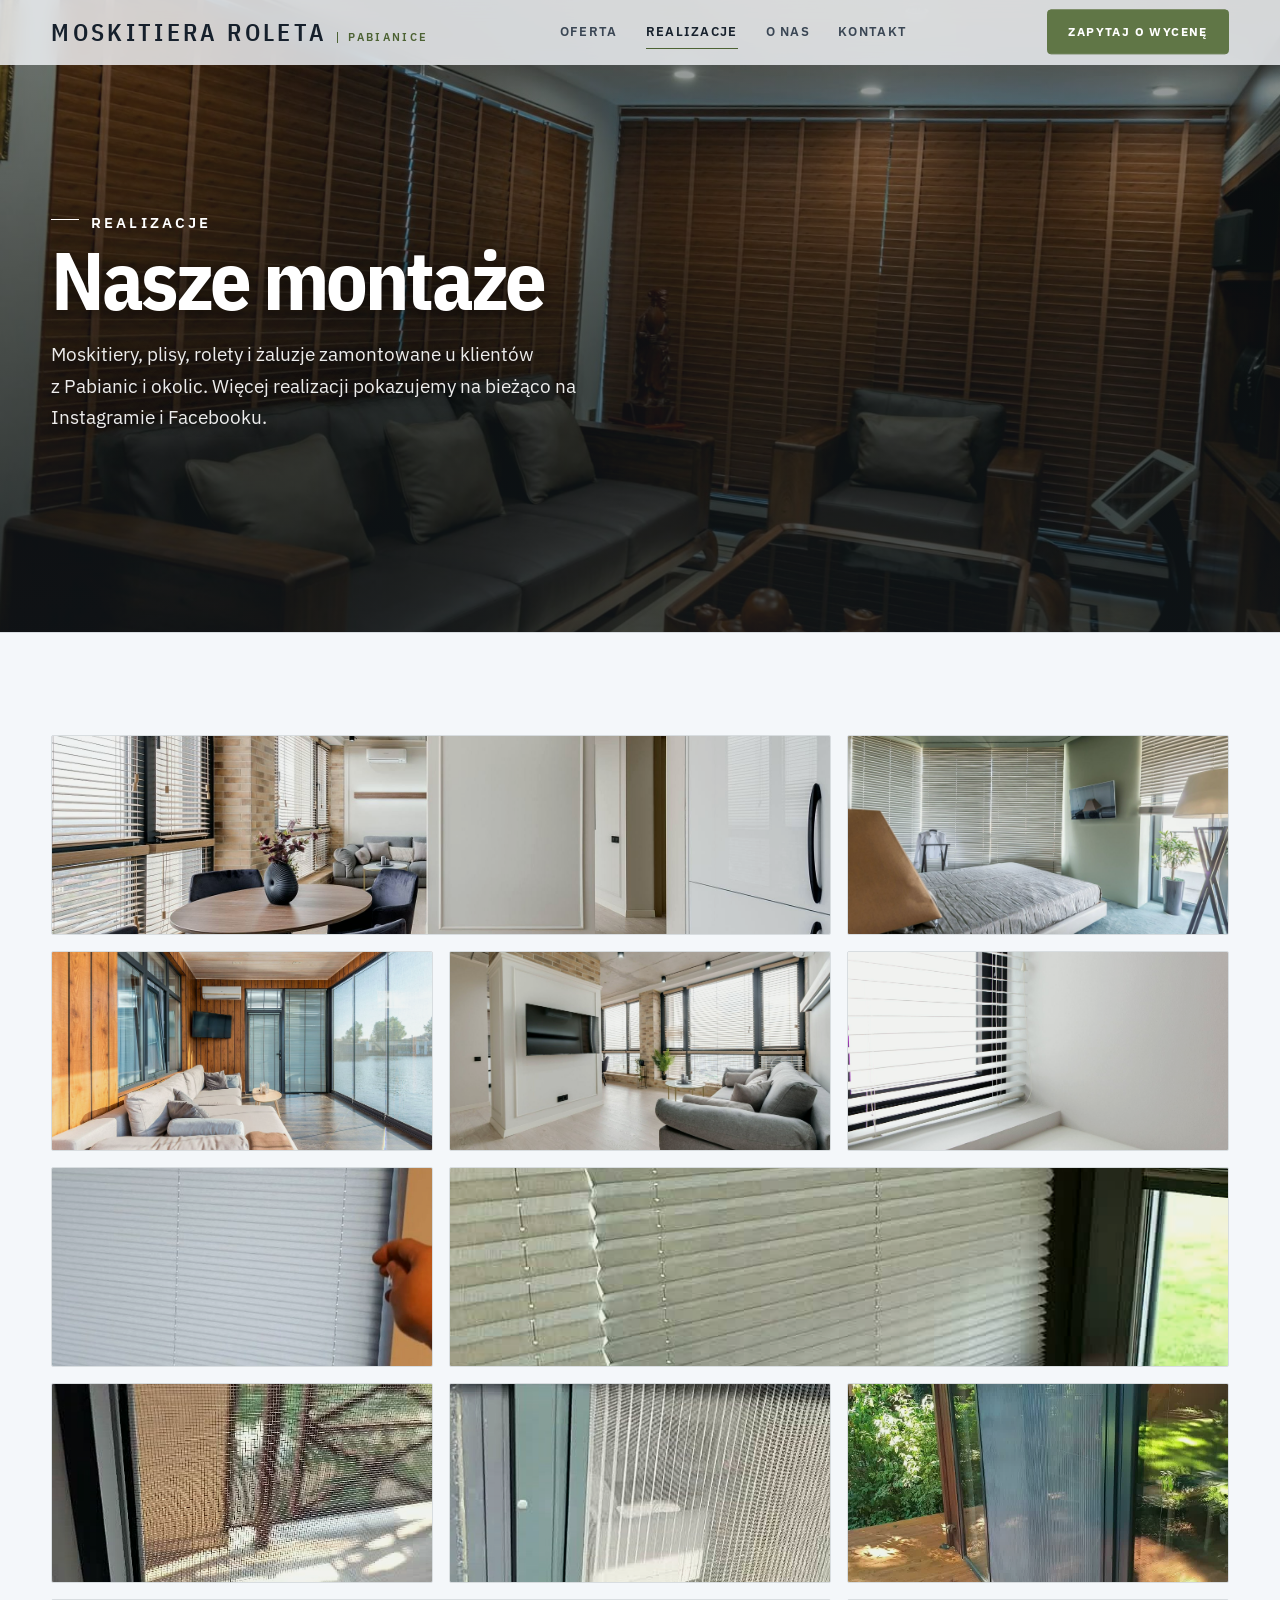
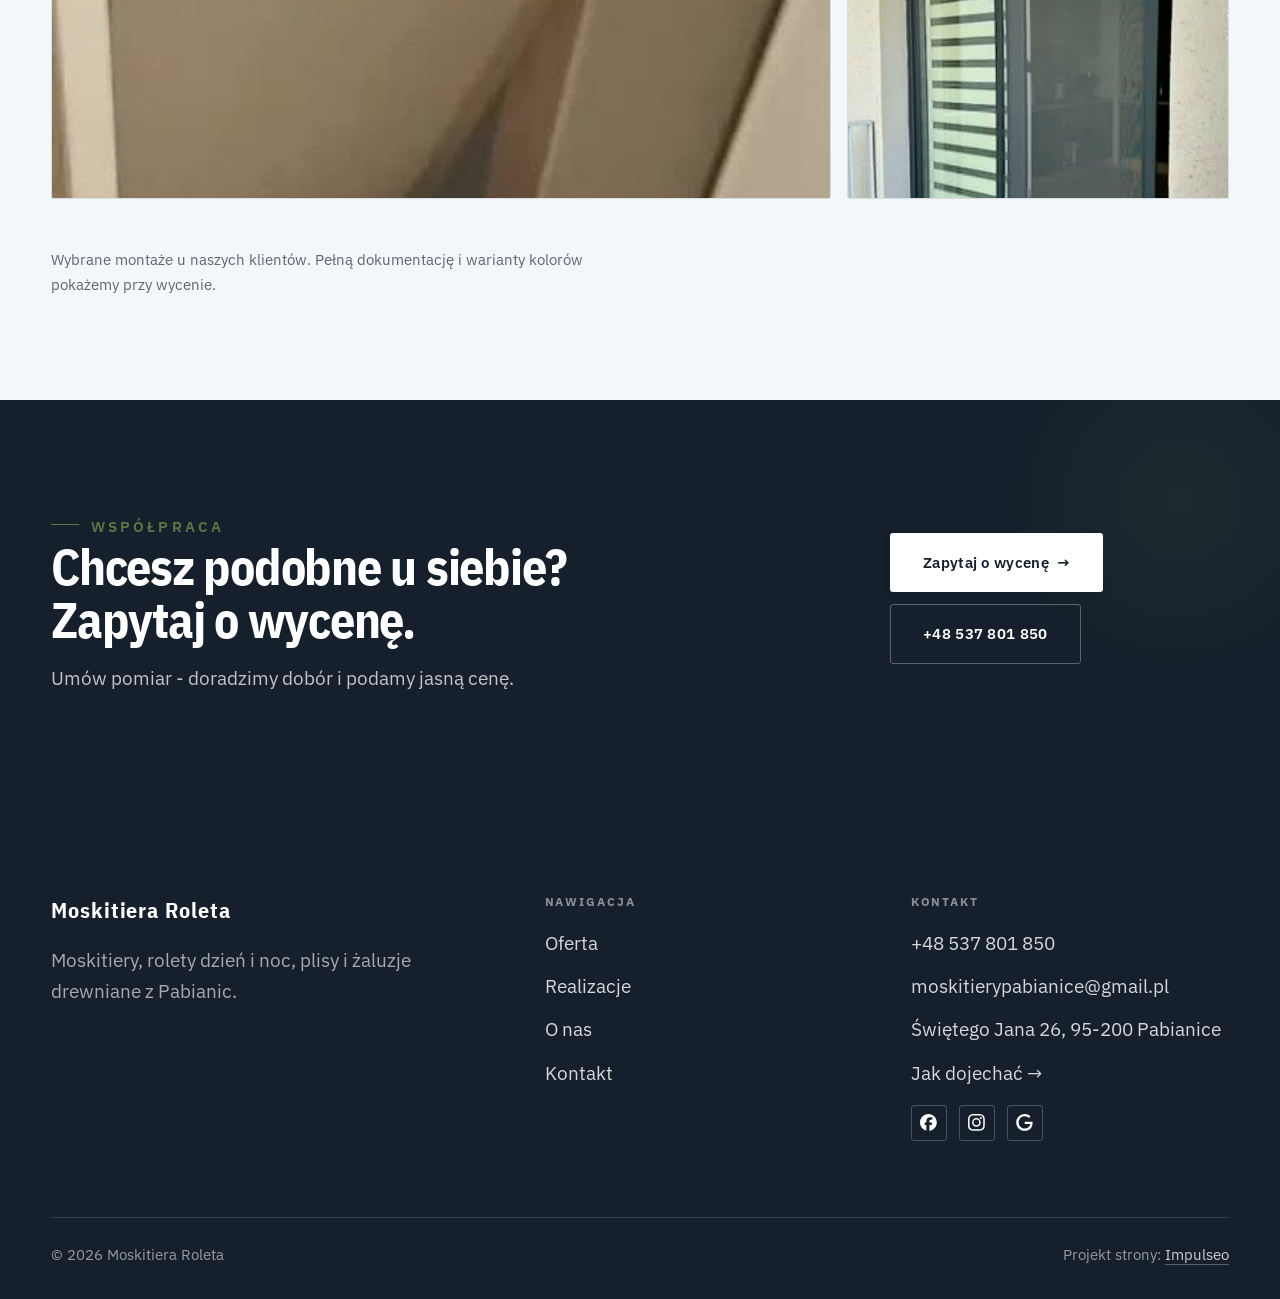
<file: realizacje.html>
<!DOCTYPE html>
<html lang="pl">
<head>
<meta charset="UTF-8">
<meta name="viewport" content="width=device-width, initial-scale=1.0">
<title>Realizacje - Moskitiera Roleta</title>
<meta name="description" content="Realizacje Moskitiera Roleta: Rolety we wnętrzu, Żaluzje w sypialni, Żaluzje drewniane w salonie, Rolety przy przeszkleniu, Rolety w salonie">
<link rel="canonical" href="https://kris20032.github.io/moski-tiera/realizacje.html">
<meta name="robots" content="noindex, nofollow">
<meta property="og:type" content="website">
<meta property="og:locale" content="pl_PL">
<meta property="og:site_name" content="Moskitiera Roleta">
<meta property="og:title" content="Realizacje - Moskitiera Roleta">
<meta property="og:description" content="Realizacje Moskitiera Roleta: Rolety we wnętrzu, Żaluzje w sypialni, Żaluzje drewniane w salonie, Rolety przy przeszkleniu, Rolety w salonie">
<meta property="og:url" content="https://kris20032.github.io/moski-tiera/realizacje.html">
<meta property="og:image" content="https://kris20032.github.io/moski-tiera/img/og.jpg">
<meta property="og:image:width" content="1200">
<meta property="og:image:height" content="630">
<meta name="twitter:card" content="summary_large_image">
<link rel="preconnect" href="https://fonts.googleapis.com">
<link rel="preconnect" href="https://fonts.gstatic.com" crossorigin>
<link href="https://fonts.googleapis.com/css2?family=IBM+Plex+Sans+Condensed:wght@500;600;700&family=IBM+Plex+Sans:wght@400;500;600&display=swap" rel="stylesheet">
<link rel="stylesheet" href="assets/styles.css?v=d2c76728">
</head>
<body>

<header class="nav">
  <div class="wrap nav-inner">
    <a class="brand" href="index.html"><span class="name">Moskitiera Roleta</span><span class="sub">Pabianice</span></a>
    <nav class="nav-links">
      <a href="oferta.html">Oferta</a>
      <a href="realizacje.html" class="active" aria-current="page">Realizacje</a>
      <a href="o-nas.html">O nas</a>
      <a href="kontakt.html">Kontakt</a>
      <a href="kontakt.html" class="btn btn-accent">Zapytaj o wycenę</a>
    </nav>
    <button class="nav-toggle" aria-label="Menu"><span></span><span></span><span></span></button>
  </div>
</header>

<main>
<section class="pagehead">
  <img src="img/g3.jpg" alt="Moskitiera Roleta - Nasze montaże" width="1770" height="1112" decoding="async">
  <div class="wrap">
    <span class="eyebrow">Realizacje</span>
    <h1>Nasze montaże</h1>
    <p>Moskitiery, plisy, rolety i żaluzje zamontowane u klientów z Pabianic i okolic. Więcej realizacji pokazujemy na bieżąco na Instagramie i Facebooku.</p>
  </div>
</section>
<section>
  <div class="wrap">
    <div class="gallery">
      <div class="tile t-two3 reveal"><img src="img/g1.jpg" alt="Moskitiera Roleta" loading="lazy" width="1868" height="1300" decoding="async"></div>
      <div class="tile t-third reveal"><img src="img/g2.jpg" alt="Moskitiera Roleta" loading="lazy" width="1814" height="1178" decoding="async"></div>
      <div class="tile t-third reveal"><img src="img/g4.jpg" alt="Moskitiera Roleta" loading="lazy" width="1880" height="1255" decoding="async"></div>
      <div class="tile t-third reveal"><img src="img/g5.jpg" alt="Moskitiera Roleta" loading="lazy" width="1830" height="1200" decoding="async"></div>
      <div class="tile t-third reveal"><img src="img/g6.jpg" alt="Moskitiera Roleta" loading="lazy" width="1880" height="1255" decoding="async"></div>
      <div class="tile t-third reveal"><img src="img/g7.jpg" alt="Moskitiera Roleta" loading="lazy" width="690" height="690" decoding="async"></div>
      <div class="tile t-two3 reveal"><img src="img/g8.jpg" alt="Moskitiera Roleta" loading="lazy" width="720" height="960" decoding="async"></div>
      <div class="tile t-third reveal"><img src="img/g9.jpg" alt="Moskitiera Roleta" loading="lazy" width="480" height="643" decoding="async"></div>
      <div class="tile t-third reveal"><img src="img/g10.jpg" alt="Moskitiera Roleta" loading="lazy" width="480" height="642" decoding="async"></div>
      <div class="tile t-third reveal"><img src="img/g11.jpg" alt="Moskitiera Roleta" loading="lazy" width="1080" height="1440" decoding="async"></div>
      <div class="tile t-two3 reveal"><img src="img/g12.jpg" alt="Moskitiera Roleta" loading="lazy" width="480" height="853" decoding="async"></div>
      <div class="tile t-third reveal"><img src="img/g13.jpg" alt="Moskitiera Roleta" loading="lazy" width="480" height="800" decoding="async"></div>
    </div>
    <p class="muted reveal" style="margin-top:var(--space-7);font-size:var(--text-sm);max-width:62ch">Wybrane montaże u naszych klientów. Pełną dokumentację i warianty kolorów pokażemy przy wycenie.</p>
  </div>
</section>
<section class="cta">
  <div class="wrap">
    <div class="reveal">
      <span class="eyebrow">Współpraca</span>
      <h2>Chcesz podobne u siebie? Zapytaj o wycenę.</h2>
      <p>Umów pomiar - doradzimy dobór i podamy jasną cenę.</p>
    </div>
    <div class="cta-actions reveal">
      <a href="kontakt.html" class="btn btn-light">Zapytaj o wycenę <span class="arr">→</span></a>
      <a href="tel:+48537801850" class="btn btn-ghost btn-ghost-cta">+48 537 801 850</a>
    </div>
  </div>
</section>
</main>

<footer>
  <div class="wrap">
    <div class="foot-grid">
      <div class="foot-brand">
        <div class="name">Moskitiera Roleta</div>
        <p>Moskitiery, rolety dzień i noc, plisy i żaluzje drewniane z Pabianic.</p>
      </div>
      <div class="foot-col">
        <h4>Nawigacja</h4>
        <a href="oferta.html">Oferta</a>
        <a href="realizacje.html">Realizacje</a>
        <a href="o-nas.html">O nas</a>
        <a href="kontakt.html">Kontakt</a>
      </div>
      <div class="foot-col">
        <h4>Kontakt</h4>
        <a href="tel:+48537801850">+48 537 801 850</a>
        <a href="mailto:moskitierypabianice@gmail.pl">moskitierypabianice@gmail.pl</a>
        <p>Świętego Jana 26, 95-200 Pabianice</p>
        <a href="https://maps.google.com/?cid=14104450364735885839" target="_blank" rel="noopener">Jak dojechać →</a>
      <div class="foot-soc">
        <a class="soc" href="https://www.facebook.com/moskitieraroleta/" target="_blank" rel="noopener" aria-label="Facebook - Moskitiera Roleta"><svg viewBox="0 0 24 24" aria-hidden="true" focusable="false"><path d="M9.101 23.691v-7.98H6.627v-3.667h2.474v-1.58c0-4.085 1.848-5.978 5.858-5.978.401 0 .955.042 1.468.103a8.68 8.68 0 0 1 1.141.195v3.325a8.623 8.623 0 0 0-.653-.036 26.805 26.805 0 0 0-.733-.009c-.707 0-1.259.096-1.675.309a1.686 1.686 0 0 0-.679.622c-.258.42-.374.995-.374 1.752v1.297h3.919l-.386 2.103-.287 1.564h-3.246v8.245C19.396 23.238 24 18.179 24 12.044c0-6.627-5.373-12-12-12s-12 5.373-12 12c0 5.628 3.874 10.35 9.101 11.647Z" fill="currentColor"/></svg></a>
        <a class="soc" href="https://www.instagram.com/moski_tiera/" target="_blank" rel="noopener" aria-label="Instagram - Moskitiera Roleta"><svg viewBox="0 0 24 24" aria-hidden="true" focusable="false"><path d="M7.0301.084c-1.2768.0602-2.1487.264-2.911.5634-.7888.3075-1.4575.72-2.1228 1.3877-.6652.6677-1.075 1.3368-1.3802 2.127-.2954.7638-.4956 1.6365-.552 2.914-.0564 1.2775-.0689 1.6882-.0626 4.947.0062 3.2586.0206 3.6671.0825 4.9473.061 1.2765.264 2.1482.5635 2.9107.308.7889.72 1.4573 1.388 2.1228.6679.6655 1.3365 1.0743 2.1285 1.38.7632.295 1.6361.4961 2.9134.552 1.2773.056 1.6884.069 4.9462.0627 3.2578-.0062 3.668-.0207 4.9478-.0814 1.28-.0607 2.147-.2652 2.9098-.5633.7889-.3086 1.4578-.72 2.1228-1.3881.665-.6682 1.0745-1.3378 1.3795-2.1284.2957-.7632.4966-1.636.552-2.9124.056-1.2809.0692-1.6898.063-4.948-.0063-3.2583-.021-3.6668-.0817-4.9465-.0607-1.2797-.264-2.1487-.5633-2.9117-.3084-.7889-.72-1.4568-1.3876-2.1228C21.2982 1.33 20.628.9208 19.8378.6165 19.074.321 18.2017.1197 16.9244.0645 15.6471.0093 15.236-.005 11.977.0014 8.718.0076 8.31.0215 7.0301.0839m.1402 21.6932c-1.17-.0509-1.8053-.2453-2.2287-.408-.5606-.216-.96-.4771-1.3819-.895-.422-.4178-.6811-.8186-.9-1.378-.1644-.4234-.3624-1.058-.4171-2.228-.0595-1.2645-.072-1.6442-.079-4.848-.007-3.2037.0053-3.583.0607-4.848.05-1.169.2456-1.805.408-2.2282.216-.5613.4762-.96.895-1.3816.4188-.4217.8184-.6814 1.3783-.9003.423-.1651 1.0575-.3614 2.227-.4171 1.2655-.06 1.6447-.072 4.848-.079 3.2033-.007 3.5835.005 4.8495.0608 1.169.0508 1.8053.2445 2.228.408.5608.216.96.4754 1.3816.895.4217.4194.6816.8176.9005 1.3787.1653.4217.3617 1.056.4169 2.2263.0602 1.2655.0739 1.645.0796 4.848.0058 3.203-.0055 3.5834-.061 4.848-.051 1.17-.245 1.8055-.408 2.2294-.216.5604-.4763.96-.8954 1.3814-.419.4215-.8181.6811-1.3783.9-.4224.1649-1.0577.3617-2.2262.4174-1.2656.0595-1.6448.072-4.8493.079-3.2045.007-3.5825-.006-4.848-.0608M16.953 5.5864A1.44 1.44 0 1 0 18.39 4.144a1.44 1.44 0 0 0-1.437 1.4424M5.8385 12.012c.0067 3.4032 2.7706 6.1557 6.173 6.1493 3.4026-.0065 6.157-2.7701 6.1506-6.1733-.0065-3.4032-2.771-6.1565-6.174-6.1498-3.403.0067-6.156 2.771-6.1496 6.1738M8 12.0077a4 4 0 1 1 4.008 3.9921A3.9996 3.9996 0 0 1 8 12.0077" fill="currentColor"/></svg></a>
        <a class="soc" href="https://maps.google.com/?cid=14104450364735885839" target="_blank" rel="noopener" aria-label="Google - Moskitiera Roleta"><svg viewBox="0 0 24 24" aria-hidden="true" focusable="false"><path d="M12.48 10.92v3.28h7.84c-.24 1.84-.853 3.187-1.787 4.133-1.147 1.147-2.933 2.4-6.053 2.4-4.827 0-8.6-3.893-8.6-8.72s3.773-8.72 8.6-8.72c2.6 0 4.507 1.027 5.907 2.347l2.307-2.307C18.747 1.44 16.133 0 12.48 0 5.867 0 .307 5.387.307 12s5.56 12 12.173 12c3.573 0 6.267-1.173 8.373-3.36 2.16-2.16 2.84-5.213 2.84-7.667 0-.76-.053-1.467-.173-2.053H12.48z" fill="currentColor"/></svg></a>
      </div>
      </div>
    </div>
    <div class="foot-bot">
      <span>© 2026 Moskitiera Roleta</span>
      <span>Projekt strony: <a class="foot-credit" href="https://impulseo.pl" target="_blank" rel="noopener">Impulseo</a></span>
    </div>
  </div>
</footer>
<div class="sticky-reserve"><a class="sr-book" href="kontakt.html">Zapytaj o wycenę</a><a class="sr-call" href="tel:+48537801850" aria-label="Zadzwoń"><svg class="ico-tel" width="16" height="16" viewBox="0 0 24 24" fill="none" aria-hidden="true"><path d="M6.6 10.8a15.5 15.5 0 0 0 6.6 6.6l2.2-2.2a1 1 0 0 1 1-.24 11.4 11.4 0 0 0 3.6.58 1 1 0 0 1 1 1V20a1 1 0 0 1-1 1A17 17 0 0 1 3 4a1 1 0 0 1 1-1h3.5a1 1 0 0 1 1 1c0 1.25.2 2.46.58 3.6a1 1 0 0 1-.25 1l-2.23 2.2Z" fill="currentColor"/></svg></a></div>
<div class="demo-wazne" data-do="2026-10-25" data-cykl="3" hidden><svg class="dw-ico" width="13" height="13" viewBox="0 0 24 24" fill="none" aria-hidden="true"><circle cx="12" cy="12" r="8.6" stroke="currentColor" stroke-width="1.8"/><path d="M12 7.2V12l3.3 2" stroke="currentColor" stroke-width="1.8" stroke-linecap="round"/></svg><span class="dw-txt"></span></div>

<script src="assets/main.js"></script>
</body>
</html>
</file>
<file: assets/styles.css>
/* ============================================================
   STOLBASZ — premium, architektoniczny B2B fit-out
   Jasna paleta, zero brązu. System wg premium-web-craft.
   Projekt strony: Impulseo (impulseo.pl)
   ============================================================ */

:root{
  /* PALETA — jasna, architektoniczna, chłodna */
  --paper:#F4F7FA;          /* główne tło */
  --paper-2:#E7EDF3;        /* sekcje alternatywne (chłodny jasny szary) */
  --paper-3:#E7EDF3;        /* delikatne wypełnienia */
  --ink:#16202C;            /* tekst główny — chłodny grafit */
  --ink-soft:#3A4654;       /* nagłówki drugorzędne */
  --muted:#5C6672;          /* tekst poboczny */
  --line:rgba(22,32,44,.12);/* hairline */
  --accent:#235E96;         /* stonowany petrol-slate — jedyny akcent */
  --accent-d:#1A4A78;
  --accent-soft:rgba(35,94,150,.10);
  --dark:#16202C;           /* sekcje ciemne (stopka/CTA) */

  /* HOVER ZDJĘĆ — JEDEN standard dla całego silnika (decyzja K. 04.08.2026, artefakt z wariantami).
     AKTUALNE (K.+Szymon 09.08.2026, wybór z artefaktu 6 wariantów): zoom 1.05 przy 1.4s -
     przy tak długim czasie mocniejszy kadr NIE skacze, tylko „oddycha". Poprzedni standard
     (1.02 / .55s z 04.08) odbierany jako dynamiczny i szybki.
     Spoczynek lekko przygaszony, ale TYLKO tam, gdzie jest mysz (@media hover:hover) —
     na telefonie zdjęcia zostają w pełnej jasności. */
  --img-zoom:1.05;                   /* K.+Szymon 09.08: wariant F z artefaktu porównawczego */
  --img-rest:brightness(.95) saturate(.99);
  --img-hot:brightness(1.06) saturate(1.05);
  --img-dur:1.4s;                    /* K.+Szymon 09.08 (wariant F): powoli = elegancko */
  --img-ease:cubic-bezier(.16,.84,.44,1);  /* miękki ogon, efekt „oddychania" */

  /* ODSTĘPY — skala 4/8 */
  --space-1:4px; --space-2:8px; --space-3:12px; --space-4:16px; --space-5:24px;
  --space-6:32px; --space-7:48px; --space-8:64px; --space-9:96px; --space-10:128px;

  /* TYPOGRAFIA — fluid clamp() (skala podbita 16.07.2026: większe, czytelniejsze litery — uwaga Adama) */
  --text-sm:clamp(.9rem,.87rem + .12vw,1rem);
  --text-base:clamp(1.08rem,1.04rem + .18vw,1.2rem);
  --text-lg:clamp(1.24rem,1.15rem + .34vw,1.44rem);
  --text-h3:clamp(1.34rem,1.22rem + .55vw,1.66rem);
  --text-h2:clamp(2.1rem,1.66rem + 2.1vw,3.1rem);
  --text-h1:clamp(2.9rem,2.1rem + 4vw,5.1rem);

  /* PROMIENIE — architektoniczne, raczej ostre */
  --r-sm:3px; --r-md:6px; --r-lg:10px;

  /* RUCH */
  --ease:cubic-bezier(.25,.46,.45,.94); --dur:.24s;

  /* CIENIE — miękkie, warstwowe */
  --sh-sm:0 1px 2px rgba(16,24,32,.04), 0 2px 8px rgba(16,24,32,.05);
  --sh-md:0 2px 6px rgba(16,24,32,.05), 0 12px 28px -8px rgba(16,24,32,.12);
  --sh-lg:0 6px 14px rgba(16,24,32,.07), 0 26px 56px -18px rgba(16,24,32,.22);

  --hairline:1px solid var(--line);

  --font-display:'IBM Plex Sans Condensed','IBM Plex Sans',sans-serif;
  --font-body:'IBM Plex Sans',sans-serif;
}

*{box-sizing:border-box;margin:0;padding:0}
html{scroll-behavior:smooth}
body{
  font-family:var(--font-body);
  font-size:var(--text-base);
  line-height:1.65;
  color:var(--ink);
  background:var(--paper);
  -webkit-font-smoothing:antialiased;
  text-rendering:optimizeLegibility;
}
img{max-width:100%;height:auto;display:block}  /* height:auto = width/height z atrybutów trzyma proporcje (TOP#12) */
a{color:inherit;text-decoration:none}

.wrap{width:min(92%,1180px);margin-inline:auto}
section{padding-block:clamp(52px,6.5vw,96px)}

h1,h2,h3{font-family:var(--font-display);font-weight:700;line-height:1.08;letter-spacing:-.02em;color:var(--ink)}
h1{font-size:var(--text-h1);letter-spacing:-.035em}
h2{font-size:var(--text-h2);letter-spacing:-.025em}
h3{font-size:var(--text-h3)}
/* MIARA — długość wiersza. WCAG 2.2 SC 1.4.8: max 80 znaków; Butterick: 45–90.
   68ch daje realnie 72–78 znaków polskiego tekstu, czyli z zapasem pod granicą.
   Wcześniej limit miał TYLKO <p> — <li>, <blockquote> i <dd> nie miały żadnego,
   i to jedyny powód, dla którego 23 bloki na dwóch oddanych stronach jadą po
   83–106 znaków w wierszu (pomiar 07.08.2026, bramka `miara`).
   ⚠️ Listy i definicje ograniczamy TYLKO bez klasy: `ul`/`ol` z klasą to u nas
   układ (siatki kafli, menu), a nie tekst ciągły — tam miarę wyznacza układ. */
/* 60ch, nie 68ch (K. 10.08): po zmianie fontów na węższe kroje (DM Sans i spółka)
   w 68ch mieściło się ~90 znaków - bramka pikselowa słusznie zgłaszała przekroczenie
   granicy 80. Pomiar na żywej przeglądarce: 60ch = 90 znaków, 53ch = ~78 znaków, czyli normę WCAG 1.4.8. */
:root{ --miara:53ch }
p{max-width:min(100%,var(--miara))}
blockquote,
ul:not([class])>li, ol:not([class])>li,
dl:not([class])>dd{max-width:min(100%,var(--miara))}

/* ⚠️ Świadomie BEZ wyjątku `.tile p,.card p,.svc p{max-width:none}`, choć nasuwa się sam:
   te akapity BYŁY już ograniczone (stare `p{max-width:65ch}`), więc „wyjątek" nie odblokowałby
   niczego nowego — tylko ROZLUŹNIŁ stan sprzed zmiany na wszystkich demach naraz.
   `figcaption` żadna z reguł wyżej nie dotyczy, więc też nie potrzebuje zwolnienia. */

/* ŁAMANIE. `balance` wyrównuje długości wierszy w nagłówku, `pretty` pilnuje ostatniego
   wiersza akapitu, żeby nie został w nim jeden wyraz. Obsługiwane od Chrome 117 /
   Safari 17.5; starsze przeglądarki po prostu ignorują tę własność.
   `text-wrap:pretty` nie występowało dotąd ANI RAZ w silniku ani w repo klientów. */
h1,h2,h3,.lead,.lede{text-wrap:balance}
p,li,blockquote,dd{text-wrap:pretty}

.eyebrow{
  font-family:var(--font-body);
  font-size:var(--text-sm);
  font-weight:600;
  letter-spacing:.18em;
  text-transform:uppercase;
  color:var(--accent);
  display:inline-flex;align-items:center;gap:var(--space-3);
}
/* flex:none + margin-top = kreska trzyma się PIERWSZEJ linii. Wcześniej align-items:center
   centrowało ją względem całego bloku i przy zawinięciu (długi kicker typu
   „…WNĘTRZ · LESZNO · OD 2019") druga linia lądowała z brzydkim wcięciem. */
.eyebrow{align-items:flex-start}
.eyebrow>*,.eyebrow{text-wrap:balance}   /* dlugi kicker lamal sie na sierote typu samo „2019" w drugiej linii */
.eyebrow::before{content:"";width:28px;height:1px;background:var(--accent);display:inline-block;flex:none;margin-top:.62em}

.muted{color:var(--muted)}
.lead{font-size:var(--text-lg);line-height:1.55;color:var(--ink-soft);max-width:50ch}

/* ---------- BUTTONS ---------- */
.btn{
  display:inline-flex;align-items:center;gap:var(--space-2);
  font-weight:600;font-size:var(--text-sm);letter-spacing:.02em;
  padding:var(--space-4) var(--space-6);
  border-radius:var(--r-sm);
  transition:transform var(--dur) var(--ease),box-shadow var(--dur) var(--ease),background var(--dur) var(--ease);
  cursor:pointer;border:1px solid transparent;
}
.btn-accent{background:var(--accent);color:#fff;box-shadow:var(--sh-sm)}
.btn-accent:hover{background:var(--accent-d);transform:translateY(-2px);box-shadow:var(--sh-md)}
.btn-accent:active{transform:translateY(0);box-shadow:var(--sh-sm)}
.btn-ghost{background:transparent;color:var(--ink);border-color:var(--line)}
.btn-ghost:hover{border-color:var(--accent);color:var(--accent);transform:translateY(-2px)}
.btn-light{background:#fff;color:var(--ink);box-shadow:var(--sh-sm)}
.btn-light:hover{transform:translateY(-2px);box-shadow:var(--sh-md)}
.btn .arr{transition:transform var(--dur) var(--ease)}
.btn:hover .arr{transform:translateX(4px)}

/* ---------- NAV ---------- */
.nav{
  position:sticky;top:0;z-index:50;
  background:color-mix(in srgb,var(--paper) 88%,transparent);
  backdrop-filter:saturate(140%) blur(10px);
  border-bottom:var(--hairline);
}
.nav-inner{display:flex;align-items:center;justify-content:space-between;gap:var(--space-5);height:72px}
/* ANTY-NACHODZENIE (K. 05.08.2026): długa nazwa firmy + przycisk z pełnym numerem nie mieściły się w pasku
   i flex ściskał linki PONIŻEJ ich treści - "Kontakt" wchodził na ramkę "Zadzwoń +48 ...". Teraz ustępuje
   nazwa marki (skrót wielokropkiem), a menu i przycisk nigdy się nie kurczą ani nie zachodzą na siebie. */
.brand{display:flex;flex-direction:column;line-height:1;min-width:0;flex:0 1 auto}
.brand .name{font-family:var(--font-display);font-weight:800;font-size:1.35rem;letter-spacing:.04em;white-space:nowrap;overflow:hidden;text-overflow:ellipsis}
.brand .sub{font-size:.62rem;letter-spacing:.34em;text-transform:uppercase;color:var(--muted);margin-top:5px;white-space:nowrap;overflow:hidden;text-overflow:ellipsis}
.nav-links{display:flex;align-items:center;gap:var(--space-6);flex:0 0 auto}
.nav-links a{font-size:var(--text-sm);font-weight:500;color:var(--ink-soft);position:relative;padding-block:4px;white-space:nowrap;transition:color var(--dur) var(--ease)}
.nav-links a::after{content:"";position:absolute;left:0;bottom:0;width:0;height:1.5px;background:var(--accent);transition:width var(--dur) var(--ease)}
.nav-links a:hover,.nav-links a.active{color:var(--ink)}
.nav-links a:hover::after,.nav-links a.active::after{width:100%}
.nav-links .btn{padding:var(--space-2) var(--space-5)}
/* przyciski w nav: właściwy kolor (przebij .nav-links a) + bez podkreślenia */
.nav-links a.btn-accent{color:#fff}
.nav-links a.btn-ghost,.nav-links a.btn-light{color:var(--ink)}
/* CTA w pasku: NIE podkreślenie spod linków menu, ale ten sam przelatujący błysk,
   co na wszystkich innych przyciskach (zgłoszenie K. 13.08.2026 - „na hero jest efekt
   światła przechodzącego przez przycisk, na navbarze go nie ma, a mają być identyczne").
   Reguła `.nav-links a::after` jest silniejsza od `.btn::after`, więc trzeba jej
   geometrię wyzerować i wpisać połysk z nazwy - samo `display:none` gasiło efekt. */
.nav-links a.btn::after{
  display:block;content:"";position:absolute;inset:0;z-index:-1;pointer-events:none;
  width:auto;height:auto;border-radius:inherit;   /* kasuje geometrię podkreślenia (width:0;height:1.5px) */
  background:linear-gradient(100deg,transparent 32%,rgba(255,255,255,.20) 50%,transparent 68%);
  translate:-120% 0}
@media (prefers-reduced-motion:no-preference){
  .nav-links a.btn:hover::after{translate:120% 0;transition:translate .75s var(--mt-ease,cubic-bezier(.16,.84,.44,1))}
}
.nav-toggle{display:none;background:none;border:none;cursor:pointer;flex-direction:column;gap:5px;padding:8px}
.nav-toggle span{width:24px;height:2px;background:var(--ink);transition:var(--dur)}
/* Ciasny zakres MIĘDZY menu mobilnym a pełnym pulpitem: zbijamy odstępy i nazwę marki,
   żeby wszystko zmieściło się naturalnie, zanim w ogóle dojdzie do skracania wielokropkiem. */
@media(max-width:1280px) and (min-width:921px){
  .nav-links{gap:var(--space-4)}
  .nav-links .btn{padding:var(--space-2) var(--space-4)}
  .brand .name{font-size:1.15rem}
}

/* ---------- HERO (split) ---------- */
.hero{position:relative;overflow:hidden;border-bottom:var(--hairline)}
.hero-grid{display:grid;grid-template-columns:1.05fr .95fr;gap:clamp(24px,4vw,60px);align-items:center;
  padding-block:clamp(36px,4.5vw,64px)}
.hero-copy .eyebrow{margin-bottom:var(--space-5)}
.hero-copy h1{margin-bottom:var(--space-5)}
.hero-copy .lead{margin-bottom:var(--space-7)}
.hero-actions{display:flex;flex-wrap:wrap;gap:var(--space-4)}
.hero-art{position:relative;aspect-ratio:4/3;border-radius:var(--r-lg);overflow:hidden;box-shadow:var(--sh-lg)}
.hero-art img{width:100%;height:100%;object-fit:cover}
.hero-art::after{content:"";position:absolute;inset:0;background:linear-gradient(180deg,transparent 55%,rgba(18,24,28,.28))}
.hero-badge{position:absolute;left:var(--space-5);bottom:var(--space-5);z-index:2;
  background:rgba(252,252,251,.94);backdrop-filter:blur(4px);
  border-radius:var(--r-md);padding:var(--space-4) var(--space-5);box-shadow:var(--sh-md);max-width:78%}
.hero-badge strong{display:block;font-family:var(--font-display);font-size:1rem;letter-spacing:-.01em}
.hero-badge span{font-size:var(--text-sm);color:var(--muted)}

/* ---------- HERO duży / kinowy (strona główna) ---------- */
.hero-cine{position:relative;min-height:clamp(560px,82vh,840px);min-height:clamp(560px,82svh,840px);display:flex;align-items:center;overflow:hidden;border-bottom:var(--hairline)}
.hero-cine>img{position:absolute;inset:0;width:100%;height:100%;object-fit:cover;z-index:0}
.hero-cine::after{content:"";position:absolute;inset:0;z-index:1;
  background:linear-gradient(95deg,rgba(13,18,23,.86) 0%,rgba(13,18,23,.64) 32%,rgba(13,18,23,.24) 62%,rgba(13,18,23,.04) 100%)}
.hero-cine .wrap{position:relative;z-index:2;padding-block:var(--space-8)}
.hero-cine .hero-copy{max-width:660px}
.hero-cine .eyebrow{color:#fff;margin-bottom:var(--space-5)}
.hero-cine .eyebrow::before{background:#fff}
.hero-cine h1{color:#fff;margin-bottom:var(--space-5);font-size:clamp(2.9rem,2rem + 4.4vw,5.2rem);text-wrap:balance}
.hero-cine .lead{color:rgba(255,255,255,.92);max-width:48ch;margin-bottom:var(--space-7)}
.hero-cine .hero-actions{display:flex;flex-wrap:wrap;gap:var(--space-4)}
/* NISKIE OKNO (laptop z dokiem i paskami przeglądarki ma ~700-780 px wysokości widoku):
   H1 do 5.2rem + długi lead nie mieściły się i przyciski wypadały POD krawędź ekranu -
   klient widział stronę bez ani jednego CTA. Skalujemy w dół, zamiast przycinać treść. */
@media(min-width:821px) and (max-height:820px){
  .hero-cine{min-height:clamp(520px,94svh,780px)}
  .hero-cine .wrap{padding-block:var(--space-6)}
  .hero-cine h1{font-size:clamp(2.2rem,1.5rem + 2.6vw,3.6rem);margin-bottom:var(--space-4)}
  .hero-cine .eyebrow{margin-bottom:var(--space-4)}
  .hero-cine .lead{margin-bottom:var(--space-5);max-width:44ch}
}
@media(max-width:680px){
  .hero-cine{min-height:clamp(520px,76vh,640px);min-height:clamp(520px,76svh,640px);align-items:flex-end}
  .hero-cine::after{background:linear-gradient(0deg,rgba(13,18,23,.9) 6%,rgba(13,18,23,.45) 55%,rgba(13,18,23,.25) 100%)}
  .hero-cine .wrap{padding-bottom:var(--space-9)}
  /* TELEFON (~90% oglądających): lead potrafił zająć 8 linii i zepchnąć CTA poza pierwszy ekran.
     Zwężamy interlinię i skalę - treści nie ucinamy, bo to ona sprzedaje. */
  .hero-cine .lead{font-size:.98rem;line-height:1.5;margin-bottom:var(--space-5)}
  .hero-cine .eyebrow{font-size:.72rem;letter-spacing:.13em;margin-bottom:var(--space-4)}
  .hero-cine .eyebrow::before{width:20px}
  .hero-cine h1{margin-bottom:var(--space-4)}
}

/* full-bleed hero variant (podstrony) */
.pagehead{position:relative;min-height:46vh;min-height:46svh;display:flex;align-items:flex-end;overflow:hidden;border-bottom:var(--hairline)}
.pagehead img{position:absolute;inset:0;width:100%;height:100%;object-fit:cover}
/* 10.08.2026 (decyzja K.): mocniejsze przyciemnienie + cień pod tekstem. Bramka mierzyła na
   nagłówkach podstron 3,38-3,43:1 przy wymaganych 4,5 — jasne zdjęcie (hala, śnieg, niebo)
   podchodziło pod biały tekst. Zdjęcia klientów są różne, więc kontrast musi dawać WARSTWA,
   a nie szczęśliwy dobór kadru. */
.pagehead::after{content:"";position:absolute;inset:0;background:linear-gradient(180deg,rgba(18,24,28,.40),rgba(18,24,28,.76))}
.pagehead .wrap{position:relative;z-index:2;padding-block:var(--space-9);color:#fff}
.pagehead h1{color:#fff;max-width:18ch;text-shadow:0 2px 16px rgba(0,0,0,.55)}
.pagehead .eyebrow{color:#fff}
.pagehead .eyebrow::before{background:#fff}
.pagehead p{color:rgba(255,255,255,.92);margin-top:var(--space-4);max-width:54ch;text-shadow:0 1px 12px rgba(0,0,0,.5)}

/* ---------- STRIP (pasek skrótów / liczby) ---------- */
.strip{background:var(--dark);color:#fff}
/* PASEK HASEŁ — standard 04.08.2026 (decyzja K.): 5 haseł w JEDNYM rzędzie, tekst WYŚRODKOWANY,
   węższe marginesy boczne niż reszta strony (pasek ma iść szerzej), równe wysokości kolumn. */
.strip .wrap{width:min(96%,1440px);display:grid;grid-template-columns:repeat(5,1fr);
  gap:var(--space-5);padding-block:var(--space-7);align-items:stretch}
.strip .item .k{font-family:var(--font-display);font-size:clamp(1.05rem,.82rem + .85vw,1.55rem);
  font-weight:800;letter-spacing:-.02em;color:#fff;line-height:1.18;text-wrap:balance}
.strip .item .v{font-size:var(--text-sm);color:rgba(255,255,255,.66);margin-top:var(--space-2);line-height:1.4}
.strip .item{border-left:2px solid var(--accent);padding-inline:var(--space-4);
  text-align:center;display:flex;flex-direction:column;justify-content:center}
/* liczba kolumn = liczba haseł, żeby ostatnie nie zostawało samo w drugim rzędzie.
   Klasę n-N nadaje multipage.py; domyślnie (bez klasy) pasek jest 5-kolumnowy. */
.strip.n-2 .wrap{grid-template-columns:repeat(2,1fr)}
.strip.n-3 .wrap{grid-template-columns:repeat(3,1fr)}
.strip.n-4 .wrap{grid-template-columns:repeat(4,1fr);gap:var(--space-6)}
.strip.n-4 .item .k{font-size:clamp(1.3rem,1rem + 1.1vw,2rem)}
.strip.n-6 .wrap{grid-template-columns:repeat(6,1fr);gap:var(--space-4)}
.strip.n-6 .item .k{font-size:clamp(.98rem,.8rem + .7vw,1.35rem)}
/* równe łamanie: zamiast "długa linia + jedno słowo" obie linie zbliżonej długości */
.strip .item .k{text-wrap:balance}

/* ---------- SECTION HEAD ---------- */
.head{max-width:48rem;margin-bottom:var(--space-8)}
.head.center{margin-inline:auto;text-align:center}
.head .eyebrow{margin-bottom:var(--space-4)}
.head h2{margin-bottom:var(--space-4)}
.head p{color:var(--muted);font-size:var(--text-lg);line-height:1.55}
.head.center p{margin-inline:auto}

/* ---------- INTRO SPLIT ---------- */
.split{display:grid;grid-template-columns:.92fr 1.08fr;gap:clamp(28px,5vw,80px);align-items:center}
.split.rev{grid-template-columns:1.08fr .92fr}
.split.rev .split-art{order:-1}
.split-art{position:relative;aspect-ratio:5/4;border-radius:var(--r-lg);overflow:hidden;box-shadow:var(--sh-lg)}
.split-art img{width:100%;height:100%;object-fit:cover}
.split-copy h2{margin-bottom:var(--space-5)}
.split-copy p+p{margin-top:var(--space-4)}
.split-copy .btn{margin-top:var(--space-6)}

/* ---------- SERVICES (zakres) ---------- */
.svc-grid{display:grid;grid-template-columns:repeat(auto-fit,minmax(280px,1fr));gap:var(--space-5)}
.svc{background:#fff;border:var(--hairline);border-radius:var(--r-md);padding:var(--space-7) var(--space-6);
  transition:transform var(--dur) var(--ease),box-shadow var(--dur) var(--ease),border-color var(--dur) var(--ease);
  position:relative;overflow:hidden}
.svc::before{content:"";position:absolute;left:0;top:0;width:3px;height:0;background:var(--accent);transition:height var(--dur) var(--ease)}
.svc:hover{transform:translateY(-4px);box-shadow:var(--sh-md);border-color:transparent}
.svc:hover::before{height:100%}
.svc .ic{font-family:var(--font-display);font-size:.8rem;font-weight:700;letter-spacing:.12em;color:var(--accent);margin-bottom:var(--space-4)}
.svc h3{margin-bottom:var(--space-3);font-size:1.22rem}
.svc p{color:var(--muted);font-size:var(--text-base);line-height:1.6}

/* big detailed service rows */
.svc-row{display:grid;grid-template-columns:.8fr 1.2fr;gap:clamp(20px,4vw,60px);align-items:center;padding-block:var(--space-8)}
.svc-row+.svc-row{border-top:var(--hairline)}
.svc-row.rev{grid-template-columns:1.2fr .8fr}
/* Naprzemienny układ wierszy oferty: co drugi wiersz ma zdjęcie po PRAWEJ.
   Było `order:-1` — martwy kod, bo zdjęcie i tak jest pierwszym dzieckiem w HTML,
   więc wszystkie wiersze wyglądały identycznie (zdjęcie zawsze z lewej), a `rev`
   zmieniało tylko szerokość kolumn. Znalezione 29.07.2026 przy różnicowaniu kierunków
   animacji (pomiar pozycji: art.mid 390/502 przy row.mid 756 — zawsze lewa strona). */
.svc-row.rev .svc-row-art{order:2}
.svc-row-art{aspect-ratio:4/3;border-radius:var(--r-md);overflow:hidden;box-shadow:var(--sh-md)}
.svc-row-art img{width:100%;height:100%;object-fit:cover}
.svc-row h3{font-size:1.5rem;margin-bottom:var(--space-4)}
.svc-row .num{font-family:var(--font-display);font-size:.85rem;font-weight:700;letter-spacing:.14em;color:var(--accent);display:block;margin-bottom:var(--space-3)}
.svc-row ul{list-style:none;margin-top:var(--space-4);display:flex;flex-direction:column;gap:var(--space-2)}
.svc-row li{position:relative;padding-left:var(--space-5);color:var(--muted);font-size:var(--text-base)}
.svc-row li::before{content:"";position:absolute;left:0;top:.62em;width:8px;height:1px;background:var(--accent)}

/* ---------- GALLERY (realizacje) ---------- */
.gallery{display:grid;grid-template-columns:repeat(12,1fr);gap:var(--space-4);grid-auto-rows:200px}
/* GALERIA MASONRY — pionowe zdjęcia (portrety beauty/wellness) bez przycinania: kolumny, height auto */
.gallery-masonry{column-count:3;column-gap:var(--space-4)}
@media(max-width:900px){.gallery-masonry{column-count:2}}
@media(max-width:560px){.gallery-masonry{column-count:1}}
.gallery-masonry .m-tile{break-inside:avoid;margin:0 0 var(--space-4);padding:0;position:relative;overflow:hidden;border-radius:var(--r-md);border:1px solid var(--line)}
.gallery-masonry .m-tile img{width:100%;height:auto;display:block}
.gallery-masonry .m-tile .cap{position:absolute;left:0;right:0;bottom:0;padding:var(--space-4);color:#fff;background:linear-gradient(0deg,rgba(0,0,0,.55),transparent);font-size:var(--text-sm)}
.gallery-masonry .m-tile .cap small{display:block;font-weight:400;opacity:.78;letter-spacing:.04em;text-transform:uppercase;font-size:.66rem;margin-top:3px}
.tile{position:relative;overflow:hidden;border-radius:var(--r-md);box-shadow:var(--sh-sm);
  transition:transform var(--dur) var(--ease),box-shadow var(--dur) var(--ease)}
.tile img{width:100%;height:100%;object-fit:cover;
  transition:transform var(--img-dur) var(--img-ease),filter var(--img-dur) var(--img-ease)}
.tile:hover{box-shadow:var(--sh-md)}
.tile .cap{position:absolute;left:0;right:0;bottom:0;padding:var(--space-5) var(--space-4) var(--space-4);
  /* mocniejszy spad + cien pod tekstem: na JASNYCH zdjeciach klienta (biale fronty, sciany)
     slaby gradient dawal kontrast ~1.5:1 zamiast wymaganych 3.6:1 (bramka wygladu, 10.08.2026) */
  background:linear-gradient(transparent 10%,rgba(18,24,28,.55) 40%,rgba(18,24,28,.88) 68%,rgba(18,24,28,.99));color:#fff;
  text-shadow:0 1px 2px rgba(0,0,0,.85),0 2px 10px rgba(0,0,0,.55);
  font-size:var(--text-sm);font-weight:600;letter-spacing:.01em;
  opacity:0;transform:translateY(8px);transition:var(--dur) var(--ease)}
.tile:hover .cap{opacity:1;transform:translateY(0)}
.tile .cap small{display:block;font-weight:400;opacity:.78;letter-spacing:.04em;text-transform:uppercase;font-size:.66rem;margin-top:3px}
/* bento spans */
.t-wide{grid-column:span 6}
.t-tall{grid-column:span 6;grid-row:span 2}
.t-std{grid-column:span 6}
.t-third{grid-column:span 4}
.t-two3{grid-column:span 8}

/* ---------- TRUST / WIARYGODNOŚĆ ---------- */
.trust{background:var(--paper-2)}
.trust-grid{display:grid;grid-template-columns:repeat(auto-fit,minmax(240px,1fr));gap:var(--space-5);margin-top:var(--space-7)}
.trust-card{background:#fff;border-radius:var(--r-md);padding:var(--space-7) var(--space-6);box-shadow:var(--sh-sm);border-top:3px solid var(--accent)}
.trust-card .big{font-family:var(--font-display);font-size:clamp(1.8rem,1.3rem + 1.6vw,2.6rem);font-weight:800;letter-spacing:-.02em;color:var(--ink);line-height:1}
.trust-card h3{font-size:1.12rem;margin:var(--space-3) 0 var(--space-2)}
.trust-card p{color:var(--muted);font-size:var(--text-base);line-height:1.55}

/* ---------- CTA band ---------- */
.cta{background:var(--dark);color:#fff;position:relative;overflow:hidden}
/* telefon w CTA: na ciemnym tle biały (domyślnie), rodziny z JASNYM tłem CTA
   nadpisują to u siebie - wcześniej kolor siedział w stylu inline i wygrywał z rodziną. */
.cta .btn-ghost-cta{color:#fff;border-color:rgba(255,255,255,.3)}
.cta .wrap{display:grid;grid-template-columns:1.4fr .6fr;gap:var(--space-7);align-items:center;position:relative;z-index:2}
.cta h2{color:#fff;max-width:20ch}
.cta p{color:rgba(255,255,255,.74);margin-top:var(--space-4)}
.cta-actions{display:flex;flex-direction:column;gap:var(--space-3);align-items:flex-start}
.cta::before{content:"";position:absolute;right:-80px;top:-80px;width:360px;height:360px;border-radius:50%;
  background:radial-gradient(circle,var(--accent-soft),transparent 70%)}

/* ---------- CONTACT ---------- */
.contact-grid{display:grid;grid-template-columns:.85fr 1.15fr;gap:clamp(28px,4vw,56px);align-items:start}
.info-list{display:flex;flex-direction:column;gap:var(--space-2)}
.info-row{display:flex;gap:var(--space-4);align-items:flex-start;padding-block:var(--space-4);border-bottom:var(--hairline)}
.info-row .ic{flex:none;width:42px;height:42px;display:grid;place-items:center;border-radius:50%;
  background:var(--accent-soft);color:var(--accent);font-size:1.05rem}
.info-row .lbl{font-size:.72rem;letter-spacing:.14em;text-transform:uppercase;color:var(--muted)}
.info-row .val{font-weight:600;font-size:var(--text-base);margin-top:2px}
.info-row a.val:hover{color:var(--accent)}
.map{border:none;border-radius:var(--r-lg);box-shadow:var(--sh-md);width:100%;height:100%;min-height:380px;filter:grayscale(.2) contrast(1.02)}
.form{background:#fff;border:var(--hairline);border-radius:var(--r-lg);padding:clamp(24px,3vw,40px);box-shadow:var(--sh-sm)}
.form .fld{margin-bottom:var(--space-5)}
.form label{display:block;font-size:var(--text-sm);font-weight:600;margin-bottom:var(--space-2)}
.form input,.form textarea{width:100%;font-family:inherit;font-size:var(--text-base);color:var(--ink);
  padding:var(--space-4);border:var(--hairline);border-radius:var(--r-sm);background:var(--paper);transition:border-color var(--dur)}
.form input:focus,.form textarea:focus{outline:none;border-color:var(--accent);background:#fff}
.form textarea{resize:vertical;min-height:120px}
.form .note{font-size:var(--text-sm);color:var(--muted);margin-top:var(--space-3)}

/* ---------- FOOTER ---------- */
footer{background:var(--dark);color:#fff;padding-block:var(--space-9) var(--space-6)}
.foot-grid{display:grid;grid-template-columns:1.4fr 1fr 1fr;gap:var(--space-7);margin-bottom:var(--space-8)}
.foot-brand .name{font-family:var(--font-display);font-weight:800;font-size:1.4rem;letter-spacing:.04em}
.foot-brand p{color:rgba(255,255,255,.62);margin-top:var(--space-4);font-size:var(--text-base);max-width:38ch}
.foot-col h4{font-size:.74rem;letter-spacing:.16em;text-transform:uppercase;color:rgba(255,255,255,.5);margin-bottom:var(--space-4)}
.foot-col a,.foot-col p{display:block;color:rgba(255,255,255,.82);font-size:var(--text-base);margin-bottom:var(--space-3)}
.foot-col a:hover{color:#fff}
.foot-bot{border-top:1px solid rgba(255,255,255,.12);padding-top:var(--space-5);display:flex;justify-content:space-between;flex-wrap:wrap;gap:var(--space-3);
  font-size:var(--text-sm);color:rgba(255,255,255,.55)}
.foot-bot a:hover{color:#fff}
/* Podpis w stopce = klikalny link do impulseo.pl (31.07.2026). Ma być WIDOCZNIE klikalny,
   ale nie krzyczeć - stąd sam kolor jaśniejszy + delikatne podkreślenie na najeździe. */
.foot-bot a.foot-credit{color:rgba(255,255,255,.78);text-decoration:none;border-bottom:1px solid rgba(255,255,255,.28)}
.foot-bot a.foot-credit:hover{color:#fff;border-bottom-color:#fff}

/* ---------- REVEAL ---------- */
.reveal{opacity:0;transform:translateY(22px);transition:opacity .6s var(--ease),transform .6s var(--ease)}
.reveal.in{opacity:1;transform:none}

/* ---------- RESPONSIVE ---------- */
@media(max-width:920px){
  .hero-grid,.split,.split.rev,.svc-row,.svc-row.rev,.cta .wrap,.contact-grid,.foot-grid{grid-template-columns:1fr}
  .split.rev .split-art,.svc-row.rev .svc-row-art{order:0}
  .hero-art{aspect-ratio:16/10;max-height:420px}
  .strip .wrap,.strip.n-2 .wrap,.strip.n-3 .wrap,.strip.n-4 .wrap,.strip.n-6 .wrap{grid-template-columns:repeat(2,1fr);gap:var(--space-6)}
  .strip .item .k,.strip.n-6 .item .k{font-size:clamp(1.3rem,1.1rem + 1vw,2rem)}
  .gallery{grid-auto-rows:180px}
  .t-wide,.t-tall,.t-std,.t-third,.t-two3{grid-column:span 6}
  .t-tall{grid-row:span 1}
  .cta-actions{flex-direction:row;flex-wrap:wrap}
  .foot-grid{gap:var(--space-6)}
}
@media(max-width:680px){
  .nav-links{position:fixed;inset:72px 0 auto 0;background:var(--paper);flex-direction:column;align-items:stretch;
    gap:0;padding:var(--space-4) 6%;border-bottom:var(--hairline);box-shadow:var(--sh-md);
    transform:translateY(-120%);transition:transform var(--dur) var(--ease)}
  .nav-links.open{transform:translateY(0)}
  .nav-links a{padding-block:var(--space-4);border-bottom:var(--hairline)}
  .nav-links .btn{margin-top:var(--space-3);justify-content:center}
  .nav-toggle{display:flex}
  .strip .wrap,.strip.n-2 .wrap,.strip.n-3 .wrap,.strip.n-4 .wrap,.strip.n-6 .wrap{grid-template-columns:1fr}
  .gallery{grid-template-columns:repeat(6,1fr)}
  .foot-grid{grid-template-columns:1fr}
}
@media(prefers-reduced-motion:reduce){
  /* audyt 09.08 TOP#14: samo skrócenie duration przy animacji INFINITE = stroboskop
     (pętla .01ms miga ekranem); iteration-count:1 gasi pętlę naprawdę. Pseudoelementy
     też - tła hero (gastro/studio) animują ::before/img, blanket na * ich nie łapał. */
  *,*::before,*::after{animation-duration:.01ms!important;animation-iteration-count:1!important;animation-delay:0s!important;transition:none!important}
  .reveal{opacity:1!important;transform:none!important}
  html{scroll-behavior:auto}
}

/* ============================================================
   PREMIUM LAYER — destylat deep-researchu branż (anty-AI, spokój).
   Zmienne STOLBASZ (--accent/--ink/--paper/--line/--dark). Ruch ledwo
   zauważalny, krzywa cubic-bezier(.16,.84,.44,1); prefers-reduced-motion
   pokryte blanketem wyżej. Karty hairline zamiast cieni = #1 sygnał „nie-AI".
   ============================================================ */

/* więcej oddechu między sekcjami (liderzy: 110-130px) */
section{padding-block:clamp(64px,8vw,128px)}

/* 1) Aksamitny reveal — dłuższa, miękka krzywa zamiast „skoku" */
.reveal{transition:opacity .9s cubic-bezier(.16,.84,.44,1),transform .9s cubic-bezier(.16,.84,.44,1);will-change:opacity,transform}
/* stagger TYLKO w galerii (tam pozycja = porządek dzieci) */
.gallery .reveal:nth-child(2){transition-delay:.07s}
.gallery .reveal:nth-child(3){transition-delay:.14s}
.gallery .reveal:nth-child(4){transition-delay:.21s}
.gallery .reveal:nth-child(5){transition-delay:.28s}
.gallery .reveal:nth-child(6){transition-delay:.35s}

/* 2) Hero STATYCZNY na .hero-cine — Ken Burns CAŁKIEM WYŁĄCZONY 26.06 (3. zgłoszenie Szymona).
   GENEZA: animowanie scale na <img> hero z teksturami (cegły/framugi) re-samplinguje obraz
   klatka po klatce → na części ekranów drobne drganie/shimmer = „heroshot się trzęsie".
   translateY usunięto wcześniej, scale-only + will-change/GPU NIE wystarczyły do GWARANCJI gładkości.
   Krzysztof zażądał pewności („make sure, że błąd się nie pojawi") > efekt. Zero animacji = 0% drgania.
   Delikatny zoom zostaje TYLKO w pełnoekranowych hero gastro/studio (hg-bg/hs-bg — tło, inny
   mechanizm, chwalone, nigdy nie zgłaszane). NIE wracać do KB na .hero-cine bez realnego testu
   na sprzęcie klienta — to ryzyko regresji „trzęsienia”. */
/* BEZPIECZNY "wow" na hero = jednorazowy FADE-IN (opacity), nie zoom.
   opacity nie dotyka bitmapy → gładkie na KAŻDYM zdjęciu/ekranie/GPU, zero ryzyka migotania.
   Geometryczny ruch (scale/translate) na .hero-cine jest ZAKAZANY (bramka pilnuje). */
@keyframes heroFade{from{opacity:0}to{opacity:1}}
.hero-cine>img{transform:none;animation:heroFade 1.1s ease-out both}

/* 3) Akcentowy hairline pod nagłówkiem sekcji, który „rysuje się" przy wejściu */
.head h2{position:relative;padding-bottom:18px}
.head h2::after{content:"";position:absolute;left:0;bottom:0;height:1px;width:0;background:var(--accent);transition:width 1s cubic-bezier(.16,.84,.44,1) .15s}
.head.center h2::after{left:50%;transform:translateX(-50%)}
.head.reveal.in h2::after,.head.center.reveal.in h2::after{width:54px}

/* 4) Karty HAIRLINE zamiast cieni/zaokrągleń (najmocniejszy anty-AI detal) */
.svc{background:transparent;border:1px solid var(--line);border-radius:var(--r-sm);box-shadow:none}
.svc:hover{box-shadow:none;border-color:var(--accent);transform:translateY(-3px)}
.trust-card{background:transparent;box-shadow:none;border:1px solid var(--line);border-top:2px solid var(--accent);border-radius:var(--r-sm)}
.tile{box-shadow:none;border-radius:var(--r-sm)}
.tile:hover{box-shadow:none}

/* 5) Sticky-nav kondensuje się po przewinięciu (sygnał dopracowania) */
.nav{transition:box-shadow .4s ease,background .4s ease}
.nav.is-stuck{box-shadow:0 1px 0 var(--line),0 14px 30px -24px rgba(0,0,0,.45)}
.nav-inner{transition:height .35s var(--ease)}
.nav.is-stuck .nav-inner{height:60px}

/* 6) MANIFESTO — pełnoekranowy cytat-bohater (zastępuje generyczne „Dlaczego my") */
.manifesto{background:var(--paper-2);text-align:center}
.manifesto .wrap{max-width:60rem}
.manifesto p{font-family:var(--font-display);font-style:italic;font-size:clamp(1.6rem,1rem + 2.4vw,2.8rem);line-height:1.32;color:var(--ink-soft);margin-inline:auto;max-width:26ch;position:relative;padding-top:var(--space-8)}
.manifesto p::before{content:"";position:absolute;top:0;left:50%;transform:translateX(-50%);width:54px;height:1px;background:var(--accent)}
.manifesto p span{color:var(--accent);font-style:italic}

/* 7) GATEWAYS — 3 duże bramy-zdjęcia (zamiast paska menu usług) */
.gateways{display:grid;grid-template-columns:repeat(3,1fr);gap:var(--space-4)}
.gateway{position:relative;aspect-ratio:3/4;overflow:hidden;border-radius:var(--r-sm);display:block}
.gateway img{width:100%;height:100%;object-fit:cover;
  transition:transform var(--img-dur) var(--img-ease),filter var(--img-dur) var(--img-ease)}
.gateway::after{content:"";position:absolute;inset:0;background:linear-gradient(180deg,transparent 38%,rgba(18,24,28,.74))}
/* ===== HOVER ZDJĘĆ — jedno miejsce dla WSZYSTKICH kafli ze zdjęciem (K. 04.08.2026) ===== */
@media(hover:hover){
  .tile img,.gateway img,.m-tile img{filter:var(--img-rest)}
  .tile:hover img,
  .gateway:hover img,
  .m-tile:hover img{transform:scale(var(--img-zoom));filter:var(--img-hot)}
}
.m-tile img{transition:transform var(--img-dur) var(--img-ease),filter var(--img-dur) var(--img-ease)}
.gateway .g-ttl{position:absolute;left:0;right:0;bottom:0;z-index:2;padding:var(--space-6) var(--space-5);color:#fff;font-family:var(--font-display);font-size:1.45rem;letter-spacing:-.01em;line-height:1.15}
.gateway .g-ttl small{display:block;font-family:var(--font-body);font-size:var(--text-sm);font-weight:400;opacity:.82;letter-spacing:.03em;margin-top:5px}
@media(max-width:760px){.gateways{grid-template-columns:1fr}.gateway{aspect-ratio:16/10}}

/* 8) LOGO klienta w nagłówku (gdy podane --logo) */
/* 52px domyślnie (feedback Bartka 06.07.2026: 40px ginęło, uwaga padła 3x; ~56px sprawdzone na żywym demie anna-borowiec-makeup) */
.brand-logo{height:64px;width:auto;max-width:300px;object-fit:contain;display:block}
.nav.is-stuck .brand-logo{height:52px}
@media(max-width:680px){.brand-logo{height:46px;max-width:210px}}


/* === RWD: nagłówki na wąskich ekranach (dodane 17.07.2026 razem z fixem clamp) ===
   Po przywróceniu działania clamp() dolna granica --text-h1 (2.9rem) rozpychała
   dokument przy długich polskich słowach na telefonach. Tu ją zjeżdżamy. */
@media (max-width:560px){
  :root{
    --text-h1:clamp(1.9rem, 1.15rem + 4.4vw, 2.7rem);
    --text-h2:clamp(1.5rem, 1rem + 3vw, 2.1rem);
  }
  .hero-cine h1{font-size:clamp(1.9rem, 1.15rem + 4.4vw, 2.7rem)}
  h1,h2{overflow-wrap:break-word}
}

/* GODZINY (godziny_grid z briefu) — dzień po lewej, godziny po prawej. Wcześniej BRAK stylu
   powodował sklejenie "Poniedziałek-Piątek8:00-20:00" (dodane 2026-07-21). Neutralne dla dem bez grafiku. */
.godz{display:flex;flex-direction:column;gap:2px;max-width:440px;margin-top:8px}
.godz-row{display:flex;justify-content:space-between;align-items:baseline;gap:24px;padding:10px 0;border-bottom:1px solid var(--line)}
.godz-row:last-child{border-bottom:0}
.godz-row b{font-weight:600;color:var(--ink)}
.godz-row span{color:var(--muted);white-space:nowrap}

/* === FAQ (lekcja 08.08.2026) ===
   Sekcja faq_klinika() trafia NIE tylko do rodziny „klinika" (multipage.py: także układ FACHOWCY),
   a style leżały wyłącznie w families/klinika.css — u hydraulika/dekarza FAQ renderowało się jako
   goła lista <details> z domyślnym trójkącikiem przeglądarki (wpadka: demo Instalatorstwo Gała).
   Dlatego baza. Rodzina może to nadpisać na wierzchu. */
.faq-list{max-width:48rem;margin:var(--space-8) auto 0;display:flex;flex-direction:column;gap:var(--space-3)}
.faq-item{border:1px solid var(--line);border-radius:var(--r-md);background:var(--paper);padding:var(--space-4) var(--space-5)}
.faq-item summary{font-family:var(--font-display);font-weight:600;color:var(--ink);cursor:pointer;list-style:none;display:flex;justify-content:space-between;gap:1rem}
.faq-item summary::-webkit-details-marker{display:none}
.faq-item summary::after{content:"+";color:var(--accent-d);font-weight:700;font-size:1.2rem;line-height:1}
.faq-item[open] summary::after{content:"-"}
.faq-item p{color:var(--ink-soft);font-size:var(--text-base);line-height:1.6;margin:var(--space-3) 0 0}

/* === LICZBA OPINII PRZY SEKCJI OPINII (08.08.2026, wzorzec irismeble.pl, decyzja K.) ===
   Trzy cytaty bez kontekstu czyta się jak „firma ma trzy opinie". Ta linijka mówi wprost,
   ile ich jest naprawdę - dane i tak przychodzą z reconu i szły dotąd wyłącznie do hero.
   Baza, nie rodzina: sekcja opinii renderuje się we WSZYSTKICH układach, a style opinii
   leżą per rodzina - bez tego u części rodzin linijka byłaby gołym tekstem (ta sama pułapka
   co z FAQ wyżej). Rodzina może nadpisać na wierzchu. */
.op-meta{
  text-align:center;margin:calc(var(--space-3) * -1) 0 var(--space-6);
  color:var(--muted);font-size:var(--text-base);letter-spacing:.01em;
}
.op-meta .ico-star{color:var(--accent-d);margin-right:2px}

/* --- licznik ważności DEMA (pomysł K. 09.08) - tylko wersje pokazowe --- */
.demo-wazne{position:fixed;top:calc(var(--nav-h, 64px) + 14px);right:14px;z-index:95;
  display:inline-flex;align-items:center;gap:.45em;
  background:rgba(21,25,28,.82);color:#fff;font-size:.72rem;font-weight:600;letter-spacing:.01em;
  padding:.42em .8em .42em .62em;border-radius:999px;backdrop-filter:saturate(140%) blur(8px);
  border:1px solid rgba(255,255,255,.14);box-shadow:0 10px 24px -14px rgba(0,0,0,.6);
  pointer-events:none;
  /* NIE pokazuje się przy wejściu (K. 09.08) - wjeżdża dopiero po zejściu z hero */
  opacity:0;transform:translateY(-10px);
  transition:opacity .7s var(--ease),transform .7s var(--ease)}
.demo-wazne.is-on{opacity:1;transform:none}
.demo-wazne .dw-ico{flex:none;opacity:.85}
.demo-wazne b{font-weight:700;font-variant-numeric:tabular-nums;color:#FFD9A3}
.demo-wazne .dw-zeg{font-variant-numeric:tabular-nums;font-feature-settings:"tnum";
  opacity:.72;margin-left:.15em;letter-spacing:.01em}
.demo-wazne.is-pilne{background:rgba(150,32,28,.9);border-color:rgba(255,255,255,.2)}
.demo-wazne .dw-pilne{color:#FFE0DE}
@media(max-width:820px){.demo-wazne{top:auto;bottom:70px;right:10px}}

/* --- pasek mini-opinii pod hero (audyt 09.08 TOP#27) - tylko przy realnych recenzjach --- */
.opinie-mini{padding-block:0;border-bottom:var(--hairline)}
.opinie-mini .om-row{display:grid;grid-template-columns:repeat(3,1fr);gap:var(--space-6);padding-block:var(--space-5)}
.opinie-mini .om-item blockquote{font-size:var(--text-sm);color:var(--ink-soft);line-height:1.5;margin:0}
.opinie-mini .om-autor{display:block;margin-top:var(--space-2);font-size:.78rem;font-weight:600;color:var(--muted);letter-spacing:.04em}
@media(max-width:820px){.opinie-mini .om-row{grid-template-columns:1fr;gap:var(--space-4)}
  .opinie-mini .om-item:nth-child(n+3){display:none}}

/* --- AKCENT-TEKST (audyt 09.08 TOP#11/12, decyzja K.) ---------------------------
   Kolor firmowy jest jasny, dopóki nie musi być literą. --accent zostaje żywy
   (kreski, przyciski, pasek haseł); litera akcentowa na JASNYM tle bierze
   --accent-text (dokleja palette_auto; domyślnie accent-d). Tylko color -
   border/background/pseudo zostają żywe. Ciemna sekcja CTA = wyjątek. */
:root{--accent-text:var(--accent-d)}
.eyebrow, .svc .ic, .svc-row .num, .info-row .ic, .info-row a.val:hover,
.manifesto p span, .faq-item summary::after, .op-meta .ico-star, .op-star,
.fu-cta, .obszar-list li:hover, .btn-ghost:hover, .nav.nav-solid .brand .sub,
.proces-os .pc-cur, .os-on .proces-os .proces-line > li.os-done .pno { color:var(--accent-text) }
.cta .eyebrow { color:var(--accent) }

/* --- dostępność (audyt 09.08 TOP#23, podzbiór bezpieczny) --- */
html{scroll-padding-top:84px}                       /* kotwice nie chowają się pod sticky-nav */
:focus-visible{outline:2px solid var(--accent-text);outline-offset:2px}  /* widoczny fokus tylko z klawiatury */
main{display:block}

/* --- kafelek „Zobacz opinie w Google" (K. 09.08) - znak marki zamiast gołego linku --- */
.op-meta{text-align:center;max-width:none;margin-inline:auto}
.op-google{display:inline-flex;align-items:center;gap:.6em;
  padding:.62em 1.15em;border:1px solid var(--line);border-radius:999px;
  background:var(--paper);color:var(--ink);font-size:var(--text-sm);font-weight:600;
  transition:border-color var(--dur) var(--ease),box-shadow var(--dur) var(--ease),transform var(--dur) var(--ease)}
.op-google .op-g-ico{flex:none}                        /* oficjalny 4-kolorowy znak Google */
.op-google .arr{transition:transform var(--dur) var(--ease)}
.op-google:hover{border-color:var(--accent);box-shadow:var(--sh-sm);transform:translateY(-1px)}
.op-google:hover .arr{transform:translateX(3px)}

/* ============================================================
   HOVER KART I KAFLI - JEDEN STANDARD DLA WSZYSTKICH RODZIN (K. 10.08:
   „każde demo ma wyglądać tak premium"). Wcześniej premium-hover miała tylko
   rodzina fachowców (.fu-row), reszta rodzin renderowała karty bez reakcji.
   Zasada ta sama: reakcja NATYCHMIAST (0s), gaśnięcie łagodne; ledwie widoczne
   tło, kreska akcentu z lewej, strzałka rusza. Zero cieni-poduszek.
   ⛔ Świadomie POMIJAMY kafle ze zdjęciem (.tile/.gateway/.m-tile) - tam działa
   już zoom 1.05/1.4s i dokładanie ramek by go zabiło.
   ============================================================ */
.card, .svc, .gateway-txt, .menu-cat, .prod-card, .pak-card, .faq-item, .obj-tile{
  position:relative;transition:background .22s ease-out,border-color .22s ease-out}
.card::before, .menu-cat::before, .prod-card::before, .pak-card::before{
  content:"";position:absolute;left:0;top:0;bottom:0;width:3px;background:var(--accent);
  transform:scaleY(0);transform-origin:top;transition:transform .09s ease-out;border-radius:2px}
@media(hover:hover){
  .card:hover, .svc:hover, .menu-cat:hover, .prod-card:hover, .pak-card:hover{
    background:color-mix(in srgb,var(--accent) 9%,transparent);
    border-color:color-mix(in srgb,var(--accent) 45%,var(--line));
    transition-duration:0s}
  .card:hover::before, .menu-cat:hover::before,
  .prod-card:hover::before, .pak-card:hover::before{transform:scaleY(1)}
  .card:hover .arr, .svc:hover .arr, .menu-cat:hover .arr{transform:translateX(.3rem)}
}
.card .arr, .svc .arr, .menu-cat .arr{display:inline-block;transition:transform .1s ease-out}

/* ============================================================
   PLAKIETKA OPINII GOOGLE (K. 13.08.2026, wzór od Marcelego)
   Jedna forma we WSZYSTKICH układach hero (hg/hk/hs/ha/hd/tb/kt) zamiast
   gołego tekstu „★ Ocena 4,4 w Google · 7 opinii". Cudza ocena to najmocniejszy
   dowód zaufania na stronie - ma wyglądać jak odznaka, nie jak podpis.
   Tło i obwódka liczone z KOLORU TEKSTU, więc ta sama plakietka działa na
   ciemnym zdjęciu (biały napis → jasna mgiełka) i na jasnej sekcji (ciemny
   napis → delikatny szary). Zero osobnych wariantów do utrzymania.
   ============================================================ */
.g-badge{
  display:inline-flex;align-items:center;gap:.62em;
  padding:.52em 1em;border-radius:999px;
  background:color-mix(in srgb,currentColor 8%,transparent);
  border:1px solid color-mix(in srgb,currentColor 20%,transparent);
  -webkit-backdrop-filter:blur(6px);backdrop-filter:blur(6px);
  font-size:.98rem;line-height:1;font-weight:500;letter-spacing:.01em;
  white-space:nowrap;vertical-align:middle;max-width:100%}
.g-badge .gb-ico,.g-badge .gb-stars{flex:none}
.g-badge .gb-ocena{font-weight:700;font-size:1.08em;letter-spacing:.01em}
.g-badge .gb-txt{opacity:.92}
@media(max-width:560px){
  .g-badge{gap:.45em;padding:.45em .8em;font-size:.86rem}
  .g-badge .gb-stars{width:62px;height:12.4px}
  .g-badge .gb-ico{width:16px;height:16px}
}

/* === rodzina: dom === */
/* ============================================================
   RODZINA: DOM (okna / drzwi / bramy / zadaszenia / stolarka otworowa)
   Doklejane NA WIERZCH base.css. Skin okna (IBM Plex Sans Condensed + IBM Plex Sans + stalowy blekit).
   Filozofia: PRODUKT TECHNICZNY z mierzalnymi parametrami, prezentowany jak KATALOG SYSTEMÓW producenta.
   Inaczej niz fachowiec (usluga) i rzemieslnik (narracja): tu sprzedaje doradczo "Zapytaj o wycene / Umow pomiar".
   SYGNATURA rodziny = wąska groteska (Plex Condensed) + SIATKA PARAMETRÓW jako grafika. Anty-AI: hairline, zero rozmytych cieni.
   TWARDA BRAMKA: parametry (Uw/dB/komory), gwarancje, certyfikaty, partnerzy renderuja sie TYLKO z realnego reconu (brief). Zero zmyslania.
   ============================================================ */

/* --- Naglówki "inżynierskie": eyebrow wersaliki z szerokim trackingiem, h2 ciasny tracking --- */
.eyebrow{letter-spacing:.2em;text-transform:uppercase;font-weight:600}
.head h2,.hero-copy h1{letter-spacing:-.01em}

/* --- KATALOG SYSTEMÓW: karty produktów (zamiast 3 bram-zdjec) --- */
.dom-products .head{max-width:60rem}
.dom-grid{display:grid;grid-template-columns:repeat(3,1fr);gap:var(--space-6)}
@media(max-width:900px){.dom-grid{grid-template-columns:repeat(2,1fr)}}
@media(max-width:600px){.dom-grid{grid-template-columns:1fr}}

.dom-card{display:flex;flex-direction:column;background:var(--paper);border:1px solid var(--line);
  border-radius:2px;box-shadow:none;overflow:hidden;transition:border-color .3s var(--ease)}
.dom-card:hover{border-color:var(--accent)}
.dom-card__img{margin:0;aspect-ratio:3/2;overflow:hidden;background:var(--paper-2)}
.dom-card__img img{width:100%;height:100%;object-fit:cover;
  transition:transform var(--img-dur) var(--ease),filter var(--img-dur) var(--ease)}
@media(hover:hover){   /* standard 04.08.2026: delikatny zoom + rozjasnienie */
  .dom-card__img img{filter:var(--img-rest)}
  .dom-card:hover .dom-card__img img{transform:scale(var(--img-zoom));filter:var(--img-hot)}
}
.dom-card__body{display:flex;flex-direction:column;gap:var(--space-3);padding:var(--space-5)}
.dom-card__name{font-family:var(--font-display);font-weight:600;font-size:1.3rem;line-height:1.1;letter-spacing:-.01em}
.dom-card__tag{color:var(--muted);font-size:var(--text-sm);line-height:1.6;margin:0}
.dom-card__link{margin-top:auto;align-self:flex-start;font-weight:600;font-size:var(--text-sm);
  color:var(--accent);letter-spacing:.01em}
.dom-card__link .arr{transition:transform .25s var(--ease);display:inline-block}
.dom-card:hover .dom-card__link .arr{transform:translateX(4px)}

/* --- SIATKA PARAMETRÓW (liczby jako grafika) - renderowana TYLKO z realnych danych --- */
.dom-spec{list-style:none;margin:var(--space-2) 0 0;padding:0;display:grid;grid-template-columns:repeat(2,1fr);
  gap:1px;background:var(--line);border:1px solid var(--line);border-radius:2px;overflow:hidden}
.dom-spec li{background:var(--paper);padding:.6rem .75rem;display:flex;flex-direction:column;gap:.15rem}
.dom-spec b{font-weight:600;font-size:.66rem;letter-spacing:.08em;text-transform:uppercase;color:var(--muted)}
.dom-spec span{font-family:var(--font-display);font-weight:600;font-size:1.05rem;line-height:1.1;color:var(--ink)}

/* --- PASEK PARTNERÓW / CERTYFIKATÓW / GWARANCJI (tylko realne z reconu) --- */
.dom-certs{background:var(--paper-2);border-top:1px solid var(--line);border-bottom:1px solid var(--line)}
.dom-certs .head{margin-bottom:var(--space-5)}
.dom-certs__row{list-style:none;margin:0;padding:0;display:flex;flex-wrap:wrap;justify-content:center;
  gap:var(--space-4)}
.dom-certs .cert{border:1px solid var(--line);background:var(--paper);border-radius:2px;
  padding:.55rem 1.1rem;font-weight:600;font-size:var(--text-sm);letter-spacing:.01em;color:var(--ink-soft)}

/* --- PROCES (Pomiar -> Wycena -> Produkcja -> Montaz -> Gwarancja): kropki stalowe --- */
.proces.dom{background:var(--paper-2)}
.proces.dom .pno{color:var(--accent)}
.proces.dom .proces-line li::after{background:var(--accent);box-shadow:0 0 0 4px var(--paper-2)}

/* --- Kafle/gateway/galeria: ostre rogi (architektoniczny sznyt), hairline zamiast cienia --- */
.gateway,.tile,.split-art{border-radius:2px}
.tile{box-shadow:none;border:1px solid var(--line)}
.gateway .g-ttl{letter-spacing:.01em}

/* --- STICKY "Zapytaj o wycenę" (mobile) --- */
.sticky-reserve{display:none}
@media(max-width:820px){
  .sticky-reserve{display:flex;position:fixed;left:0;right:0;bottom:0;z-index:90;
    background:var(--line);box-shadow:0 -6px 20px -10px rgba(0,0,0,.4);padding-bottom:env(safe-area-inset-bottom,0px);transition:transform .25s ease,opacity .25s ease}
  .sticky-reserve.schowany{transform:translateY(110%);opacity:0;pointer-events:none}
  .sticky-reserve a{padding:15px 8px;text-align:center;font-weight:600;font-size:.95rem;letter-spacing:.01em}
  .sr-book{flex:1;background:var(--accent);color:#fff}
  .sr-call{width:60px;background:var(--paper);color:var(--ink);font-size:1.15rem;border-left:1px solid var(--line)}
  body{padding-bottom:calc(64px + env(safe-area-inset-bottom,0px))}
}

/* ============================================================
   FAZA 3 - OSOBNY UKŁAD DOM (research wf_5715bbdd + krytyka). Wszystko poniżej doklejane na wierzch.
   Tożsamość: JASNY "showroom/katalog" - przeciwna polaryzacja do AUTO (ciemne kino). Sygnatura ZAWSZE-ON = panel-karta + datasheet.
   ============================================================ */

/* === HERO DOM: jasny architektoniczny full-bleed + PANEL-KARTA (sygnatura, kontrast grafit-na-bieli, nie liczy na zdjęcie) === */
.hero-dom{position:relative;height:clamp(640px,86svh,900px);min-height:560px;display:flex;align-items:flex-end;overflow:hidden;isolation:isolate;background:var(--paper-2)}
.hero-dom .hd-bg{position:absolute;inset:0;width:100%;height:100%;object-fit:cover;z-index:-2;will-change:transform}
@keyframes hdKen{from{transform:scale(1.04)}to{transform:scale(1.10)}}
@media(min-width:900px){.hero-dom .hd-bg{animation:hdKen 32s ease-out infinite alternate}}
@media(prefers-reduced-motion:reduce){.hero-dom .hd-bg{animation:none}}
.hero-dom .wrap{width:100%}
.hd-panel{position:relative;z-index:2;max-width:min(560px,92vw);margin:0 0 clamp(2.4rem,6vh,4rem);
  background:var(--paper);border:1px solid var(--line);border-radius:2px;
  padding:clamp(1.5rem,3vw,2.3rem) clamp(1.5rem,3vw,2.5rem);
  box-shadow:0 14px 44px -30px rgba(20,30,45,.45)}            /* whisper-shadow tylko dla oddzielenia od jasnego zdjęcia, nie popup */
.hd-tick{display:block;width:46px;height:3px;background:var(--accent);margin-bottom:var(--space-4)}
.hd-kicker{display:block;font-family:var(--font-display);font-weight:600;text-transform:uppercase;letter-spacing:.18em;font-size:.8rem;color:var(--accent)}
.hd-claim{font-family:var(--font-display);font-weight:700;letter-spacing:-.01em;line-height:1.04;
  font-size:clamp(1.9rem,3.4vw,3rem);color:var(--ink);margin:var(--space-3) 0 var(--space-4)}
/* mini-spec: realne parametry (chipy z liczbami) */
.hd-spec{list-style:none;margin:0 0 var(--space-5);padding:var(--space-4) 0 0;border-top:1px solid var(--line);display:flex;flex-wrap:wrap;gap:0}
.hd-spec li{padding-right:1.1rem;margin-right:1.1rem;border-right:1px solid var(--line);display:flex;flex-direction:column;gap:.15rem}
.hd-spec li:last-child{border-right:0;margin-right:0;padding-right:0}
.hd-spec b{font-family:var(--font-display);font-weight:700;font-size:1.25rem;line-height:1;color:var(--ink);font-variant-numeric:tabular-nums}
.hd-spec span{font-size:.7rem;text-transform:uppercase;letter-spacing:.08em;color:var(--muted)}
/* fallback nie-zmyślony: tagi procesu */
.hd-tags{list-style:none;margin:0 0 var(--space-5);padding:var(--space-4) 0 0;border-top:1px solid var(--line);display:flex;flex-wrap:wrap;gap:.5rem}
.hd-tags li{font-family:var(--font-display);font-weight:600;text-transform:uppercase;letter-spacing:.07em;font-size:.7rem;
  color:var(--ink-soft);border:1px solid var(--line);border-radius:2px;padding:.35rem .7rem}
.hd-actions{display:flex;flex-wrap:wrap;gap:var(--space-3)}
.hd-rating{margin:var(--space-4) 0 0;font-size:var(--text-sm);color:var(--muted);font-variant-numeric:tabular-nums}
@media(max-width:640px){.hd-claim{font-size:clamp(1.7rem,7vw,2.2rem)}}
@media(max-width:820px){.hd-panel{margin-bottom:84px}}   /* nad sticky-reserve (mobile) */

/* === SPEC-BAND: rząd dużych kart liczba+jednostka+label (sygnatura datasheet, gated) === */
.dom-statband{background:var(--paper);border-bottom:1px solid var(--line)}
.dom-statband .wrap{padding-block:var(--space-8)}
.dom-stats{display:grid;grid-template-columns:repeat(4,1fr);gap:1px;background:var(--line);border:1px solid var(--line);border-radius:2px;overflow:hidden}
.dom-stat{background:var(--paper);padding:clamp(1.2rem,2.4vw,2rem);display:flex;flex-direction:column;gap:.45rem}
.ds-num{font-family:var(--font-display);font-weight:700;font-size:clamp(1.8rem,3vw,2.6rem);line-height:1;color:var(--ink);font-variant-numeric:tabular-nums}
.ds-unit{font-size:.5em;color:var(--muted);margin-left:.25em;font-weight:600;letter-spacing:.02em}
.ds-lab{font-size:.74rem;text-transform:uppercase;letter-spacing:.08em;color:var(--muted)}
@media(max-width:760px){.dom-stats{grid-template-columns:repeat(2,1fr)}}

/* === KOLORY / WYKOŃCZENIA: próbka-kwadrat TYLKO z realnym hex, inaczej tag tekstowy === */
.dom-color-grid{list-style:none;margin:var(--space-7) 0 0;padding:0;display:flex;flex-wrap:wrap;gap:var(--space-4)}
.dom-color{display:flex;align-items:center;gap:.6rem;font-size:var(--text-sm);color:var(--ink-soft);font-weight:500}
.dc-sw{width:34px;height:34px;border-radius:2px;border:1px solid var(--line);display:inline-block;flex:0 0 auto}
.dom-color.is-text{border:1px solid var(--line);border-radius:2px;padding:.4rem .8rem;font-weight:600;
  text-transform:uppercase;letter-spacing:.04em;font-size:.76rem;color:var(--ink-soft)}

/* === PROCES DOM: WŁASNY datasheet-stepper (poziome wiersze + hairline + numerały tabular), NIE wspólny pionowy timeline === */
.dom-proc{background:var(--paper-2)}
.dom-proc-row{list-style:none;margin:var(--space-8) 0 0;padding:0;display:grid;grid-template-columns:repeat(5,1fr);gap:0;border-top:2px solid var(--ink)}
.dom-proc-row li{padding:var(--space-5) var(--space-5) var(--space-5) 0;border-right:1px solid var(--line);position:relative}
.dom-proc-row li:last-child{border-right:0}
.dom-proc-row li::before{content:"";position:absolute;top:-2px;left:0;width:38%;height:2px;background:var(--accent)}
.dp-no{font-family:var(--font-display);font-weight:700;font-size:1.1rem;color:var(--accent);font-variant-numeric:tabular-nums;letter-spacing:.06em}
.dom-proc-row h3{font-family:var(--font-display);font-weight:600;font-size:1.05rem;letter-spacing:-.01em;margin:.5rem 0 .35rem}
.dom-proc-row p{color:var(--muted);font-size:var(--text-sm);line-height:1.5;padding-right:var(--space-4)}
@media(max-width:900px){.dom-proc-row{grid-template-columns:repeat(2,1fr)}.dom-proc-row li{border-right:0;border-bottom:1px solid var(--line)}}
@media(max-width:520px){.dom-proc-row{grid-template-columns:1fr}}

/* === cyfry jako grafika: tabular-nums w siatce parametrów per system === */
.dom-spec span{font-variant-numeric:tabular-nums}

/* === sticky-reserve: brass->stal, biały tekst OK (stal ciemniejsza) === */

/* === OPINIE (gated): realne cytaty z reconu ===
   Dodane 10.08.2026 - te 4 rodziny NIE miały tego bloku, przez co sekcja opinii
   renderowala sie jako goly tekst z domyslnym wcieciem <blockquote> (zglosil K.). */
.opinie-grid{display:grid;grid-template-columns:repeat(auto-fit,minmax(16rem,1fr));gap:var(--space-6);margin-top:var(--space-8)}
.op-card{margin:0;background:var(--paper);border:1px solid var(--line);border-radius:var(--r-md);padding:var(--space-6);display:flex;flex-direction:column;gap:var(--space-3)}
.op-star{color:var(--accent-d);letter-spacing:.1em;font-size:.95rem}
.op-card blockquote{margin:0;color:var(--ink-soft);font-size:var(--text-base);line-height:1.6}
.op-autor{font-family:var(--font-display);font-weight:700;color:var(--ink);font-size:.95rem}

/* === NAV NOBU (silnik): dom === */
.nav{position:fixed;left:0;right:0;backdrop-filter:none;border-bottom:1px solid transparent;z-index:100;transition:transform .35s var(--ease),background .35s ease,box-shadow .35s ease}
.nav.nav-hidden{transform:translateY(-100%)}
.nav.is-stuck{background:transparent;box-shadow:none;border-bottom-color:transparent}
.nav.is-stuck .nav-inner{height:64px}
.nav .brand{flex-direction:row;align-items:baseline;gap:.6rem;line-height:1}
.nav .brand .name{font-family:var(--font-display);font-weight:600;font-size:1.5rem;text-transform:uppercase;letter-spacing:.14em}
.nav .brand .sub{margin-top:0;padding-left:.65rem;border-left:1px solid currentColor;font-size:.66rem;font-weight:600;letter-spacing:.22em;text-transform:uppercase}
.nav .nav-links a{font-size:.8rem;font-weight:600;text-transform:uppercase;letter-spacing:.1em;padding-block:6px}
.nav .nav-links a::after{height:1px}
.nav .nav-links a.btn-accent{font-size:.73rem;font-weight:700;text-transform:uppercase;letter-spacing:.12em;padding:.5rem 1.1rem;border-radius:4px;box-shadow:none}
.nav .nav-links a.btn-accent{background:var(--accent-d);border:1px solid var(--accent-d);color:#fff}
.nav .nav-links a.btn-accent:hover{background:var(--accent-d);border-color:var(--accent-d);color:#fff;filter:brightness(1.07)}
.nav{background:color-mix(in srgb,var(--paper) 82%,transparent);backdrop-filter:saturate(140%) blur(10px)}
.nav .brand .name{color:var(--ink)}
.nav .brand .sub{color:var(--accent-d)}
.nav .nav-links a:not(.btn-accent){color:var(--ink-soft)}
.nav .nav-links a:not(.btn-accent):hover,.nav .nav-links a.active:not(.btn-accent){color:var(--ink)}
.nav .nav-links a:not(.btn-accent)::after{background:var(--accent-d)}
.nav .nav-toggle span{background:var(--ink)}
.nav.nav-solid{background:color-mix(in srgb,var(--paper) 96%,transparent);border-bottom:var(--hairline);box-shadow:0 10px 30px -24px rgba(0,0,0,.25)}
.nav.nav-hidden{box-shadow:none}
@media(min-width:681px){
.nav .nav-inner{position:relative;height:64px}
.nav .nav-links{flex:1;justify-content:center;gap:clamp(1rem,2.2vw,1.9rem);padding-right:15.5rem}
.nav .nav-links a.btn-accent{position:absolute;right:0;top:50%;transform:translateY(-50%);--klocek-stoi:translateY(-50%);margin:0}
}
@media(max-width:680px){
.nav .nav-links:not(.open){transform:translateY(-160%);visibility:hidden}
.nav .nav-links.open{visibility:visible}
.nav .brand .name{font-size:1.12rem;letter-spacing:.1em;line-height:1.15}
.nav .brand .sub{display:none}
.nav .brand{min-width:0;overflow:hidden;padding-right:.6rem}
}
@media(max-width:430px){
.nav .brand .name{font-size:.95rem;letter-spacing:.06em}
}

/* === WARSTWA PREMIUM (silnik, 08.08.2026) === */
/* ============================================================
   OŚ PROCESU „PREMIUM" + OKNO NA NIERUCHOME TŁO + ODZNAKI + POWRÓT NA GÓRĘ
   (08.08.2026 — wdrożenie decyzji K. z warsztatu ruchu II)

   ⚠️ TEN PLIK JEST DOKLEJANY **PO** PLIKU RODZINY.
   Powód: strukturę `.proces-line` stylują cztery rodziny (fachowcy, dom, klinika,
   studio) jako poziomy rząd kart. Nowy układ musi je nadpisać, a base.css ładuje
   się PRZED rodziną, więc tam by przegrał. Kolejność w multipage.py:
       base.css → rodzina → TEN PLIK → motion.css → hero-fit.css

   ZASADA BEZPIECZEŃSTWA (jak w całej warstwie ruchu):
   stany „ukryte" nadaje WYŁĄCZNIE JavaScript przez klasę na <html>. Bez skryptu
   albo przy jego błędzie strona wygląda jak przed tą zmianą — nigdy pusty ekran.
   ============================================================ */

/* ---------------- 1) OŚ PROCESU ---------------- */
.proces-os .proc-grid{
  display:grid;grid-template-columns:34% 1fr;gap:var(--space-8);align-items:start;
}
.proces-os .proc-side{position:sticky;top:calc(72px + var(--space-6))}
.proces-os .proc-side .head{text-align:left;margin:0}
.proces-os .proc-side .head h2{margin-bottom:var(--space-3)}
.proces-os .proc-side .head p{margin:0}

.proces-os .proc-count{display:flex;align-items:baseline;gap:var(--space-2);margin-top:var(--space-6)}
.proces-os .pc-cur{
  font-family:var(--font-display);font-size:2.6rem;line-height:1;color:var(--accent-d);
  font-variant-numeric:tabular-nums;
}
.proces-os .pc-all{font-size:var(--text-base);color:var(--muted);font-variant-numeric:tabular-nums}
.proces-os .proc-bar{
  height:2px;background:var(--line);border-radius:2px;overflow:hidden;
  max-width:14rem;margin-top:var(--space-3);
}
.proces-os .proc-bar > i{display:block;height:100%;width:0;background:var(--accent-d)}
.proces-os .proc-now{
  color:var(--muted);font-size:var(--text-sm);margin:var(--space-3) 0 0;min-height:2.4em;
}

/* ⚠️ TWARDY RESET OZDOBNIKÓW RODZINY (naprawa po teście 08.08.2026, demo hydraulika)
   Rodziny nie tylko układają kroki w rząd — DORYSOWUJĄ do nich własną grafikę:
   fachowcy.css ma poziomą kreskę (li::before), kropkę na osi (li::after), środkowanie
   tekstu i `.pno` jako wielki numer nad tytułem. Po nałożeniu pionowej osi zostawało
   z tego pobojowisko: numery w kółkach po lewej, a tytuły wyśrodkowane po prawej
   z wiszącymi kropkami i liniami.
   Nadpisujemy z `!important`, bo to jedyny sposób, żeby ta warstwa wygrała z CZTEREMA
   rodzinami naraz (fachowcy, dom, klinika, studio), a każda dorysowuje coś innego.
   Zasięg jest wąski — wyłącznie wnętrze `.proces-os`. */
.proces-os .proces-line > li::before,
.proces-os .proces-line > li::after{content:none !important;display:none !important}
.proces-os .proces-line > li{padding:0 !important;position:relative}
.proces-os .proces-line > li .pno,
.proces-os .proces-line > li h3,
.proces-os .proces-line > li p{text-align:left !important;margin-inline:0 !important;max-width:min(100%,var(--miara)) !important}
.proces-os .proces-line > li .pno{
  font-family:var(--font-body,inherit) !important;font-weight:500 !important;
  font-size:var(--text-sm) !important;letter-spacing:0 !important;margin-bottom:0 !important;
}

/* lista: z poziomego rzędu rodziny na pionową oś */
/* DROGA PRZEWIJANIA NA KROK (K. 09.08: „przy scrollu mega szybko przeskakuje").
   NIE spowalniamy animacji - podświetlenie musi trzymać się palca, inaczej strona
   sprawia wrażenie zacinającej się. Zamiast tego każdy krok dostaje własny kawałek
   ekranu do przewinięcia: 4 kroki x ~34vh = ~1,4 ekranu zamiast jednego machnięcia.
   Tylko duży ekran - na telefonie sticky-kolumna i tak jest wyłączona, a rozciąganie
   sekcji zamieniłoby ją w tunel. */
.proces-os .proces-line{
  display:flex;flex-direction:column;gap:var(--space-5);
  position:relative;margin:0;padding:0;list-style:none;counter-reset:none;
  grid-template-columns:none;
}
.proces-os .proces-line:before{
  content:"";position:absolute;left:1.19rem;top:1.2rem;bottom:1.2rem;width:1px;background:var(--line);
}
/* nakładka: ta sama linia, ale w kolorze akcentu, dociągnięta do aktywnego kroku.
   Wysokość ustawia skrypt (--os-fill) - oś POKAZUJE postęp zamiast tylko podświetlać kropkę. */
.proces-os .proces-line:after{
  content:"";position:absolute;left:1.19rem;top:1.2rem;width:1px;background:var(--accent);
  height:var(--os-fill, 0%);transition:height .7s cubic-bezier(.16,.84,.44,1);
  opacity:.85;pointer-events:none;
}
.proces-os .proces-line > li{
  display:grid;grid-template-columns:2.4rem 1fr;gap:var(--space-4);align-items:start;
  background:none;border:0;padding:0;margin:0;box-shadow:none;
}
.proces-os .proces-line > li .pno{
  grid-row:1 / span 3;width:2.4rem;height:2.4rem;border-radius:50%;
  display:flex;align-items:center;justify-content:center;
  background:var(--paper);border:1px solid var(--line);color:var(--muted);
  font-size:var(--text-sm);font-variant-numeric:tabular-nums;position:relative;z-index:1;
  top:auto;left:auto;right:auto;bottom:auto;transform:none;
}
.proces-os .proces-line > li h3,
.proces-os .proces-line > li p{grid-column:2;margin:0}
.proces-os .proces-line > li h3{margin-bottom:var(--space-2)}
.proces-os .proces-line > li p{color:var(--ink-soft);max-width:min(100%,var(--miara))}

/* karta kroku — tło i ramka na kolumnie treści, nie na całym <li> */
.proces-os .proces-line > li h3,
.proces-os .proces-line > li p{padding-left:0}
.proces-os .proces-line > li > h3{
  padding-top:.15rem;
}

/* ---- stany sterowane skryptem (klasa .os-on na <html>) ---- */
.os-on .proces-os .proces-line > li{
  opacity:.3;
  transition:opacity .8s cubic-bezier(.16,.84,.44,1);
}
/* krok przeczytany zostaje czytelny, ale ustępuje aktywnemu - hierarchia zamiast migotania */
.os-on .proces-os .proces-line > li.os-seen{opacity:.62}
.os-on .proces-os .proces-line > li.os-live{opacity:1}
.os-on .proces-os .proces-line > li h3,
.os-on .proces-os .proces-line > li p{
  transform:translateX(var(--os-dx, 1.4rem));
  transition:transform .65s cubic-bezier(.16,.84,.44,1);
}
.os-on .proces-os .proces-line > li.os-seen{opacity:1}
.os-on .proces-os .proces-line > li.os-seen h3,
.os-on .proces-os .proces-line > li.os-seen p{transform:translateX(0)}
.os-on .proces-os .proces-line > li.os-live .pno{
  background:var(--accent-d);border-color:var(--accent-d);color:var(--paper);
  transition:background .45s ease,color .45s ease,border-color .45s ease;
}
.os-on .proces-os .proces-line > li.os-done .pno{border-color:var(--accent-d);color:var(--accent-d)}
.os-on .proces-os .proc-bar > i{transition:width .45s cubic-bezier(.16,.84,.44,1)}

@media (min-width:901px){
  /* Droga przewijania na krok - ale treść ZAWSZE razem z numerem (błąd 09.08: kropka
     przyklejona do środka ekranu odrywała się od swojego nagłówka = chaos).
     Zapas robimy padding-bottom pod treścią, nie rozpychaniem wiersza. */
  .proces-os .proces-line{gap:0}
  .proces-os .proces-line > li{padding-bottom:clamp(150px, 26vh, 280px) !important}
  .proces-os .proces-line > li:last-child{padding-bottom:0 !important}
}
@media (max-width:900px){
  .proces-os .proc-grid{grid-template-columns:1fr;gap:var(--space-6)}
  .proces-os .proc-side{position:static}          /* przyklejony tytuł zjadałby górę ekranu */
  .proces-os .proc-count{margin-top:var(--space-4)}
  .proces-os .proc-now{display:none}
  .os-on .proces-os .proces-line > li h3,
  .os-on .proces-os .proces-line > li p{transform:none}   /* wjazd z boków tylko na dużym ekranie */
}
@media (prefers-reduced-motion:reduce){
  .os-on .proces-os .proces-line > li{opacity:1}
  .os-on .proces-os .proces-line > li h3,
  .os-on .proces-os .proces-line > li p{transform:none}
}

/* ---------------- 2) OKNO NA NIERUCHOME TŁO ----------------
   `clip-path` na sekcji tworzy kontekst przycinający, więc dziecko `position:fixed`
   przykleja się do OKNA PRZEGLĄDARKI, ale rysuje się wyłącznie w obrębie sekcji.
   ⛔ NIE `background-attachment:fixed` (tak robi irismeble.pl) — to nie działa na iOS,
   a dema oglądane są głównie na telefonie. */
.stopklatka{
  position:relative;height:min(78vh,620px);overflow:hidden;
  clip-path:inset(0);            /* to jest cały mechanizm — nie usuwać */
  background:var(--ink);
  margin:var(--space-10) 0;
}
.stopklatka .stk-bg{
  position:fixed;inset:0;background-size:cover;background-position:center;
  will-change:transform;
}
.stopklatka .stk-cap{
  position:absolute;left:0;right:0;bottom:0;margin:0;
  padding:var(--space-6) var(--space-6) var(--space-5);
  color:#fff;font-family:var(--font-display);font-size:var(--text-lg);
  background:linear-gradient(0deg,rgba(0,0,0,.55),transparent);
}
/* Telefon: pełna wysokość okna wyglądałaby jak przypadkowa pusta przerwa między sekcjami. */
@media (max-width:700px){ .stopklatka{height:52vh;margin:var(--space-8) 0} }
/* Bezpiecznik: gdy ktoś kiedyś doda transform na przodku sekcji, przyszpilenie się gubi
   i zdjęcie „ucieka". Wtedy lepiej mieć zwykłe, nieruchome tło niż rozjechany kadr. */
@supports not (clip-path: inset(0)){
  .stopklatka .stk-bg{position:absolute}
}

/* ---------------- 3) ODZNAKI / WYRÓŻNIENIA ---------------- */
.odznaki{padding:var(--space-9) 0}
.odznaki .odz-row{
  list-style:none;margin:0;padding:0;
  display:flex;flex-wrap:wrap;justify-content:center;align-items:center;
  gap:var(--space-8) var(--space-10);
}
.odznaki .odz img{
  display:block;height:5.2rem;width:auto;max-width:11rem;object-fit:contain;
}
/* ⛔ Bez wyblakłego szarego filtra, jaki ma irismeble.pl — odznaka to najmocniejszy
   dowód, jaki firma ma; przygaszona marnuje się (decyzja K. 08.08.2026). */
@media (max-width:700px){
  .odznaki{padding:var(--space-7) 0}
  .odznaki .odz-row{gap:var(--space-6)}
  .odznaki .odz img{height:4rem}
}

/* ---------------- 4) IKONY SPOŁECZNOŚCIOWE W STOPCE ---------------- */
.foot-soc{display:flex;gap:var(--space-3);margin-top:var(--space-4)}
.foot-soc .soc{
  width:2.25rem;height:2.25rem;border-radius:var(--r-sm);
  display:inline-flex;align-items:center;justify-content:center;
  border:1px solid rgba(255,255,255,.22);color:inherit;
  transition:border-color .2s ease,transform .2s ease,background .2s ease;
}
.foot-soc .soc svg{width:1.05rem;height:1.05rem;display:block}
.foot-soc .soc:hover{border-color:var(--accent);background:rgba(255,255,255,.06);transform:translateY(-1px)}
.foot-soc .soc:focus-visible{outline:2px solid var(--accent);outline-offset:2px}

/* ---------------- 5) POWRÓT NA GÓRĘ ---------------- */
.to-top{
  position:fixed;right:var(--space-5);bottom:var(--space-5);z-index:40;
  width:2.75rem;height:2.75rem;border-radius:var(--r-sm);
  display:flex;align-items:center;justify-content:center;
  background:var(--paper);color:var(--ink);border:1px solid var(--line);
  box-shadow:0 4px 16px rgba(0,0,0,.14);cursor:pointer;
  opacity:0;visibility:hidden;transform:translateY(6px);
  transition:opacity .25s ease,transform .25s ease,visibility .25s;
}
.to-top.show{opacity:1;visibility:visible;transform:translateY(0)}
.to-top svg{width:1.1rem;height:1.1rem}
.to-top:hover{border-color:var(--accent)}
.to-top:focus-visible{outline:2px solid var(--accent);outline-offset:2px}
/* Nie wolno zasłonić przyklejonego paska „Zadzwoń" na telefonie — tam siada wyżej. */
@media (max-width:680px){
  body:has(.sticky-call) .to-top,
  body:has(.sticky-reserve) .to-top{bottom:calc(var(--space-5) + 4.5rem)}
}

/* ---------------- 6) NAZWA FIRMY NA PIERWSZYM EKRANIE ----------------
   Wariant „nazwa ustępuje miejsca" (wybór K. z warsztatu ruchu II):
   nazwa wchodzi duża, po chwili siada do swojego rozmiaru i robi miejsce
   nagłówkowi sprzedażowemu. Marka i sprzedaż mieszczą się w jednym ekranie.

   Rozmiar zależy od DŁUGOŚCI nazwy (klasę wylicza multipage.py: bm-l / bm-m / bm-s),
   a nazwy dłuższe niż 30 znaków nie dostają tej sekcji wcale — patrz brandmark().
   Skalowanie dotyczy TEKSTU, nie zdjęcia: zakaz ruchu geometrycznego na .hero-cine>img
   (shimmer na teksturach) pozostaje nienaruszony. */
.hero-cine .brandmark{
  display:block;line-height:.95;margin:0 0 var(--space-4);
  font-family:var(--font-display);font-weight:600;color:#fff;
  text-shadow:0 2px 30px rgba(0,0,0,.38);
  letter-spacing:.14em;
}
.hero-cine .brandmark .bm-line{display:block;overflow:hidden}
.hero-cine .brandmark .bm-line > span{display:block}
.hero-cine .brandmark.bm-l{font-size:clamp(2.4rem,7.4vw,5.2rem)}
.hero-cine .brandmark.bm-m{font-size:clamp(1.9rem,5.2vw,3.6rem);letter-spacing:.1em}
.hero-cine .brandmark.bm-s{font-size:clamp(1.5rem,3.6vw,2.4rem);letter-spacing:.07em}
/* Bardzo wąskie ekrany: nazwa musi się złamać, a nie wyjechać poza kadr. */
.hero-cine .brandmark{overflow-wrap:anywhere}

/* stany startowe nadaje TYLKO skrypt (klasa .bm-on na <html>) */
.bm-on .hero-cine .brandmark{opacity:0;transform:scale(1.42);transform-origin:left center}
.bm-on .hero-cine .hero-copy .eyebrow,
.bm-on .hero-cine .hero-copy h1,
.bm-on .hero-cine .hero-copy .lead,
.bm-on .hero-cine .hero-copy .hero-actions{opacity:0}
.bm-on .hero-cine .brandmark.bm-in{
  opacity:1;transform:scale(1);
  transition:opacity .6s ease, transform 1s cubic-bezier(.16,.84,.44,1) .38s;
}
.bm-on .hero-cine .brandmark.bm-in ~ .eyebrow{opacity:1;transition:opacity .6s ease .9s}
.bm-on .hero-cine .brandmark.bm-in ~ h1{opacity:1;transition:opacity .6s ease 1s}
.bm-on .hero-cine .brandmark.bm-in ~ .lead{opacity:1;transition:opacity .6s ease 1.1s}
.bm-on .hero-cine .brandmark.bm-in ~ .hero-actions{opacity:1;transition:opacity .6s ease 1.2s}
@media (prefers-reduced-motion:reduce){
  .bm-on .hero-cine .brandmark{opacity:1;transform:none}
  .bm-on .hero-cine .hero-copy > *{opacity:1 !important;transition:none !important}
}

/* ============================================================
   1b) MECHANIKA PREMIUM DLA RODZIN Z WŁASNYM KSZTAŁTEM PROCESU
   (10.08.2026 — zgłoszenie K. po demie Patris: „czemu nie ma tego procesu,
   który ustaliliśmy w weekend?")

   Rodziny AUTO (poziomy rząd kart) i DOM (wiersze katalogowe) mają kształty
   dobrane celowo, żeby dema nie wyglądały jak rodzeństwo — więc nie przerabiamy
   ich na pionową oś. Dostają za to to samo, co robi oś premium: licznik kroków,
   pasek postępu, nazwę aktywnego etapu i zapalanie kroków przy przewijaniu.
   Sterowanie: `.os-mech` + `[data-os-steps]` w proces-os.js (tryb poziomy).

   Bezpiecznik bez zmian: stan „przygaszony" wchodzi WYŁĄCZNIE z klasą `.os-on`,
   którą nadaje JS. Bez skryptu sekcja wygląda dokładnie jak przed tą zmianą.
   ============================================================ */
.os-mech .proc-count{display:flex;align-items:baseline;gap:var(--space-2);margin-top:var(--space-5)}
.os-mech .pc-cur{
  font-family:var(--font-display);font-size:2.1rem;line-height:1;color:var(--accent-d);
  font-variant-numeric:tabular-nums;
}
.os-mech .pc-all{font-size:var(--text-base);color:var(--muted);font-variant-numeric:tabular-nums}
.os-mech .proc-bar{
  height:2px;background:var(--line);border-radius:2px;overflow:hidden;
  max-width:14rem;margin-top:var(--space-3);
}
.os-mech .proc-bar > i{display:block;height:100%;width:0;background:var(--accent-d);
  transition:width .5s cubic-bezier(.16,.84,.44,1)}
.os-mech .proc-now{color:var(--muted);font-size:var(--text-sm);margin:var(--space-3) 0 0;min-height:1.6em}

/* kroki: wjazd i przygaszenie tych jeszcze nieobejrzanych — bez ruszania siatki */
.os-on .os-mech [data-os-steps] > li{
  opacity:.45;transform:translateY(1rem);
  transition:opacity .55s cubic-bezier(.16,.84,.44,1),transform .55s cubic-bezier(.16,.84,.44,1);
  transition-delay:calc(var(--os-i,0) * 90ms);   /* kaskada: karty zapalają się po kolei */
}
.os-on .os-mech [data-os-steps] > li.os-seen{opacity:1;transform:none}
.os-on .os-mech [data-os-steps] > li.os-live .ap-no,
.os-on .os-mech [data-os-steps] > li.os-live .dp-no{color:var(--accent-d)}

/* SYGNATURA: kreska nad krokiem dopełnia się akcentem, gdy krok wchodzi na ekran.
   Obie rodziny mają ją już w swoim arkuszu (auto 42%, dom 38%) — tu tylko ożywa. */
.os-on .os-mech [data-os-steps] > li::before{
  transition:width .6s cubic-bezier(.16,.84,.44,1);
}
.os-on .os-mech [data-os-steps] > li.os-seen::before{width:100%}

@media (prefers-reduced-motion: reduce){
  .os-on .os-mech [data-os-steps] > li{opacity:1;transform:none;transition:none}
  .os-on .os-mech [data-os-steps] > li::before{transition:none}
  .os-mech .proc-bar > i{transition:none}
}


/* === MOTION LAYER v2 (silnik) === */
/* ============================================================
   MOTION LAYER v2 — warstwa RUCHU wspólna dla wszystkich rodzin (2026-07-26)
   ------------------------------------------------------------
   PO CO: dema były technicznie poprawne, ale statyczne („za mało efektowne",
   K. 26.07). Ta warstwa dokłada to, co dziś odróżnia stronę premium od
   porządnej: maskowane wejście nagłówków, zdjęcia odsłaniane kurtyną + zoom-out,
   parallax sterowany scrollem (CSS scroll-driven, zero JS w pętli scrolla),
   płynne przejścia MIĘDZY podstronami (View Transitions), stagger siatek.

   ZASADY BEZPIECZEŃSTWA (wynikają z realnych wpadek — NIE łamać):
   1. ⛔ ZERO ruchu geometrycznego na `.hero-cine>img` — skalowanie teksturowanej
      bitmapy = shimmer („heroshot się trzęsie", 3x Szymon). Hero rusza się TYLKO
      tekstem i tylko raz. Bramka predeploy tego pilnuje.
   2. Stan początkowy (ukrycie) ustawia ZAWSZE JavaScript przez klasę `.mt-on`
      na <html>. Bez JS / przy błędzie JS strona wygląda dokładnie jak przed tą
      warstwą — nigdy pusty ekran (wpadka Zmalovane 29.06).
   3. Używamy osobnych właściwości `scale:` / `translate:` zamiast `transform:` —
      dzięki temu wejście NIE kasuje istniejących hoverów (które jadą na transform).
   4. Każdy efekt „drogi" (parallax) tylko desktop + tylko gdy przeglądarka umie
      scroll-driven animations. Mobile dostaje sam fade/mask (bateria, jank).
   5. prefers-reduced-motion wyłącza wszystko (blanket w base.css + własne guardy).
   ============================================================ */

:root{
  --mt-ease:cubic-bezier(.16,.84,.44,1);
  --mt-step:70ms;          /* odstęp między kolejnymi elementami siatki */
}

/* ---------- 1) STAGGER — kolejne elementy siatki wchodzą po sobie ----------
   JS ustawia --i (numer w grupie). Podbita specyficzność (:nth-child(n)) bije
   sztywne delaye galerii z base.css, nie ruszając tamtego pliku. */
.reveal{transition-delay:calc(var(--i,0) * var(--mt-step))}
.gallery .reveal:nth-child(n),
.gateways .reveal:nth-child(n),
.svc-grid .reveal:nth-child(n){transition-delay:calc(var(--i,0) * var(--mt-step))}

/* dłuższy, bardziej „aksamitny" dojazd + delikatny zoom-out całej karty */
.mt-on .reveal{transition-duration:1s,1s}

/* ---------- 2) NAGŁÓWKI — wjazd linia po linii zza maski ----------
   JS dzieli tekst na realne linie (po pomiarze) i owija w .mt-line>i.
   Efekt „szuflady": litery wjeżdżają z dołu, obcięte krawędzią linii. */
/* 27.07.2026: zapas .08em był za mały - JS mierzy linie ZANIM doładuje się webfont, więc po
   podmianie fontu tekst rośnie i maska ucina dolną część linii (na telefonie widać było ucięte
   „pomiaru po montaż." nachodzące na akapit). Większy zapas + maska znika po wjeździe,
   bo wtedy nie jest już do niczego potrzebna. */
.mt-lines .mt-line{display:block;overflow:hidden;padding-bottom:.2em;margin-bottom:-.2em}
.mt-lines.mt-in .mt-line{animation:mt-unmask 0s linear 1.4s forwards}
@keyframes mt-unmask{to{overflow:visible}}
.mt-lines .mt-line > i{
  display:block;font-style:inherit;
  translate:0 108%;
  transition:translate 1.05s var(--mt-ease) var(--mt-d,0s);
}
.mt-lines.mt-in .mt-line > i{translate:0 0}

/* wariant awaryjny (nagłówek ma zagnieżdżony markup → nie dzielimy na linie) */
.mt-fade{opacity:0;translate:0 18px;transition:opacity .9s var(--mt-ease) var(--mt-d,0s),translate .9s var(--mt-ease) var(--mt-d,0s)}
.mt-fade.mt-in{opacity:1;translate:0 0}

/* ---------- 3) ZDJĘCIA — odsłanianie „kurtyną" + zoom-out do naturalnej skali ----
   clip-path jedzie od dołu do góry, jednocześnie obraz schodzi z 1.10 do 1.
   Uwaga: `scale:` (nie transform) → hover .tile:hover img{transform:scale(var(--img-zoom))}
   nadal działa i nie kłóci się z wejściem (standard hoveru: base.css, K. 04.08.2026). */
.mt-on .mt-ph > img,
.mt-on .mt-ph > picture > img{
  clip-path:inset(0 0 100% 0);
  scale:1.10;
  transition:clip-path 1.15s var(--mt-ease) var(--mt-d,0s),
             scale 1.6s var(--mt-ease) var(--mt-d,0s),
             /* BEZ tych dwóch linii deklaracja kasowała przejście hovera z base.css
                i powiększenie skakało NATYCHMIAST (znalezione 09.08 przez K. na żywym
                demie: w artefakcie płynnie, na stronie nie - różnicą była ta warstwa). */
             transform var(--img-dur) var(--img-ease),
             filter var(--img-dur) var(--img-ease);
}
.mt-on .mt-ph.in > img,
.mt-on .in .mt-ph > img,
.mt-on .mt-ph.mt-in > img,
.mt-on .mt-ph.in > picture > img,
.mt-on .in .mt-ph > picture > img{clip-path:inset(0 0 0 0);scale:1}

/* ---------- 3b) KIERUNEK KURTYNY — RÓŻNICOWANY (29.07.2026, pomysł K.) ----------
   Było: KAŻDE zdjęcie na stronie odsłaniało się identycznie, z góry w dół. Przy 15 zdjęciach
   ten sam ruch 15 razy czyta się jak szablon.

   Research (Emil Kowalski „The Magic of Clip Path" + praktyka scroll-reveal):
   reveal ma być ODSŁONIĘCIEM treści, nie ozdobą — więc kierunek nie może być losowy.
   Losowanie przy każdym wejściu sprawia, że ta sama sekcja zachowuje się inaczej po powrocie
   i strona robi się nerwowa. Dlatego kierunek wynika Z UKŁADU (deterministycznie):

   • zdjęcie OBOK TEKSTU (split/oferta)  → kurtyna pozioma, jedzie OD STRONY TEKSTU ku zdjęciu:
     oko już tam wędruje, więc ruch kontynuuje czytanie zamiast z nim walczyć;
   • KAFLE W SIATCE  → lustrzanie: lewa kolumna odsłania się od lewej, prawa od prawej,
     środek pionowo. Siatka „otwiera się" na zewnątrz, zamiast 6 razy powtórzyć ten sam gest;
   • pojedyncze zdjęcie w treści → pionowo (zgodnie z kierunkiem przewijania).

   Jedna scena = jeden spójny system, nigdy 4 różne kierunki obok siebie.
   Technicznie: tylko clip-path + scale (kompozytor, bez layoutu), ten sam czas i easing
   co dotąd — zmienia się WYŁĄCZNIE oś. */
.mt-on .mt-ph[data-dir="right"] > img,
.mt-on .mt-ph[data-dir="right"] > picture > img{clip-path:inset(0 100% 0 0)}   /* widać najpierw lewą krawędź */
.mt-on .mt-ph[data-dir="left"] > img,
.mt-on .mt-ph[data-dir="left"] > picture > img{clip-path:inset(0 0 0 100%)}    /* widać najpierw prawą krawędź */
.mt-on .mt-ph[data-dir="up"] > img,
.mt-on .mt-ph[data-dir="up"] > picture > img{clip-path:inset(100% 0 0 0)}      /* wychodzi z dołu do góry */
.mt-on .mt-ph[data-dir] .in > img,
.mt-on .mt-ph[data-dir].in > img,
.mt-on .in .mt-ph[data-dir] > img,
.mt-on .mt-ph[data-dir].mt-in > img,
.mt-on .mt-ph[data-dir].in > picture > img,
.mt-on .in .mt-ph[data-dir] > picture > img{clip-path:inset(0 0 0 0)}
/* dryf skali w OSI kurtyny — obraz „dojeżdża" w tę samą stronę, w którą się odsłania.
   Bez tego pozioma kurtyna przy pionowym zoomie wygląda jak dwa niezgrane ruchy. */
.mt-on .mt-ph[data-dir="right"] > img{transform-origin:left center}
.mt-on .mt-ph[data-dir="left"] > img{transform-origin:right center}
.mt-on .mt-ph[data-dir="up"] > img{transform-origin:center bottom}

/* podpis kafla — delikatnie widoczny od razu, pełny na hover (mniej „martwych" kafli) */
.mt-on .tile .cap{opacity:.001}
.mt-on .tile.in .cap{opacity:.9;translate:0 0;transform:none}
.mt-on .tile.in:hover .cap{opacity:1}

/* ---------- 4) PARALLAX — sterowany scrollem, natywnym CSS (bez JS) ----------
   animation-timeline:view() = przeglądarka sama liczy postęp elementu w oknie.
   Zero listenerów scrolla → zero janku. Desktop only, tylko gdy wspierane. */
@supports (animation-timeline: view()){
  @media (prefers-reduced-motion:no-preference) and (min-width:900px){
    /* 🔴 NAZWANA OŚ JEST KONIECZNA (zmierzone 22.08.2026 na demie meble-wieczorek).
       `animation-timeline: view()` bierze NAJBLIŻSZY kontener przewijania przodka SUBIEKTU.
       Subiektem jest tutaj <img>, a jego najbliższym przodkiem jest `.mt-para` z
       `overflow:hidden` — czyli sam jest kontenerem przewijania i NIGDY się nie przewija.
       Skutek: postęp animacji stał zamrożony na 49,99% niezależnie od pozycji strony,
       więc parallax kafli NIE DZIAŁAŁ w żadnym demie od 26.07.2026 (widać było tylko
       stałe przesunięcie o -7%, które braliśmy za „delikatny ruch").
       Nazwana oś zakłada się na `.mt-para`, a JEJ kontenerem przewijania jest już dokument.
       ⚠️ Ta sama pułapka dotyczy KAŻDEGO `view()` wewnątrz `overflow:hidden` — zanim
       dodasz nową animację na osi przewijania, zmierz `getAnimations()[0].currentTime`. */
    .mt-para{overflow:hidden;view-timeline-name:--mt-para-okno}
    .mt-para > img{
      height:114%;
      position:relative;top:-7%;
      animation:mtPara linear both;
      animation-timeline:--mt-para-okno;
      animation-range:cover 0% cover 100%;
      will-change:translate;
    }
    @keyframes mtPara{from{translate:0 -4.5%}to{translate:0 4.5%}}

    /* sekcje wchodzą z lekkim „oddechem" — zanika przy wyjeździe z ekranu */
    .mt-breathe{
      animation:mtBreathe linear both;
      animation-timeline:view();
      animation-range:entry 0% entry 70%;
    }
    @keyframes mtBreathe{from{opacity:.35}to{opacity:1}}
  }
}

/* ---------- 4b) ŻYWY NAGŁÓWEK — przenikanie kadrów ----------
   Warstwy leżą DOKŁADNIE na zdjęciu hero i różnią się tylko przezroczystością.
   ⛔ Żadnego scale/translate — to skalowanie bitmapy dawało migotanie na teksturach.
   Warstwy wstawia JS; bez niego nic się nie dzieje i nagłówek jest statyczny jak dotąd. */
.mt-hero-layer{
  position:absolute;inset:0;width:100%;height:100%;
  object-fit:cover;object-position:inherit;
  opacity:0;transition:opacity 1.6s ease-in-out;
  pointer-events:none;z-index:1;
}
/* ⚠️ KONIECZNE: warstwa jest zwykłym <img> wewnątrz hero, więc łapie ją reguła
   `.hero-cine > img{animation:heroFade both}` z base.css. Animacja CSS ma pierwszeństwo przed
   zwykłymi deklaracjami — trzymała przezroczystość na klatce startowej i przenikanie nie działało.
   Zdejmujemy JEDYNIE to jednorazowe pojawienie się (heroFade), celowo BEZ !important, żeby
   rodziny z delikatnym zoomem tła (gastro/auto/dom/studio) mogły go warstwie przekazać. */
.hero-cine > img.mt-hero-layer{animation:none}
.mt-hero-layer.mt-show{opacity:1}
/* gdy pokazujemy kadr z rotacji, oryginalne zdjęcie zostaje pod spodem (nigdy nie znika
   całkowicie — gdyby warstwa nie doszła, pod spodem zawsze jest pełne zdjęcie) */
img[data-rotate].mt-under{opacity:1}
/* treść nagłówka musi zostać NAD warstwami */
.hero-cine > .wrap,.hero-cine .hero-copy,
.hg-copy,.ha-copy,.hd-copy,.hs-copy,.hf-copy,.hk-copy,.hero-spa .wrap{position:relative;z-index:3}
/* 🔴 FIX 31.07.2026 (zgłoszenie K. na demie M4M): przy zmianie kadru ZNIKAŁ napis w nagłówku.
   Powód: warstwa rotacji miała z-index:1, czyli leżała NAD przyciemnieniem (z-index:-1) i - w
   rodzinie „fachowcy" - nad panelem z tekstem (.hf-panel nie miał własnego z-index, więc szedł
   normalnym flow). Efekt: kadr się pojawiał i zasłaniał tytuł, kadr znikał i tytuł wracał.
   Naprawa jest dwustronna, żeby nie zależeć od jednej reguły:
   1) warstwa ląduje DOKŁADNIE tam, gdzie zdjęcie tła danej rodziny (z-index:-2),
   2) wszystkie kontenery treści nagłówka dostają twardy z-index:3.
   Skutek: zmieniają się WYŁĄCZNIE zdjęcia w tle, napis stoi nieruchomo cały czas.
   (hero-cine nie ruszamy - tam img ma z-index:0, a ::after/wrap leżą wyżej i działało dobrze.) */
.hero-fach > img.mt-hero-layer,.hero-gastro > img.mt-hero-layer,.hero-auto > img.mt-hero-layer,
.hero-dom > img.mt-hero-layer,.hero-studio > img.mt-hero-layer{z-index:-2}
.hf-panel,.hf-inner,.hd-panel,.hk-panel,.ha-inner,.hs-inner,.hg-inner{position:relative;z-index:3}
@media(prefers-reduced-motion:reduce){
  .mt-hero-layer{display:none}
}

/* ---------- 5) PRZEJŚCIA MIĘDZY PODSTRONAMI (View Transitions) ----------
   Klik w menu przestaje być białym mignięciem — strony przenikają, a pasek
   nawigacji zostaje w miejscu (nazwany element). Przeglądarki bez wsparcia
   nawigują normalnie — zero ryzyka. */
@view-transition{navigation:auto}
@media (prefers-reduced-motion:no-preference){
  ::view-transition-old(root){animation:mtVtOut .26s ease both}
  ::view-transition-new(root){animation:mtVtIn .42s var(--mt-ease) both}
  @keyframes mtVtOut{from{opacity:1}to{opacity:0}}
  @keyframes mtVtIn{from{opacity:0}to{opacity:1}}
}
.nav{view-transition-name:mt-nav}
footer{view-transition-name:mt-foot}

/* ---------- 6) PASEK POSTĘPU CZYTANIA — 2px w kolorze marki ----------
   Też scroll-driven (bez JS). Wstawiany przez JS tylko gdy przeglądarka umie. */
.mt-progress{
  position:fixed;top:0;left:0;z-index:60;
  height:2px;width:100%;
  background:var(--accent);
  transform-origin:0 50%;
  scale:0 1;
  pointer-events:none;
}
@supports (animation-timeline: scroll()){
  .mt-progress{animation:mtProg linear both;animation-timeline:scroll(root block)}
  @keyframes mtProg{from{scale:0 1}to{scale:1 1}}
}

/* ---------- 7) PRZYCISKI — przelot światła + magnes (JS) ----------
   Nakładka jest przezroczysta i przelotowa → NIE zmienia kontrastu tekstu
   (kontrasty WCAG policzone dla wszystkich rodzin zostają w mocy). */
.btn{position:relative;overflow:hidden;isolation:isolate}
.btn::after{
  content:"";position:absolute;inset:0;z-index:-1;pointer-events:none;
  background:linear-gradient(100deg,transparent 32%,rgba(255,255,255,.20) 50%,transparent 68%);
  translate:-120% 0;
}
@media (prefers-reduced-motion:no-preference){
  .btn:hover::after{translate:120% 0;transition:translate .75s var(--mt-ease)}
}
.btn{transition:transform var(--dur) var(--ease),box-shadow var(--dur) var(--ease),
               background var(--dur) var(--ease),translate .25s ease-out}

/* ---------- 8) LINKI NAWIGACJI / LISTY — mikro-detale ---------- */
.mt-on .svc,.mt-on .trust-card{transition:transform .5s var(--mt-ease),border-color .35s ease,box-shadow .35s ease}
.mt-on .svc:hover{transform:translateY(-4px)}

/* kotwice nie chowają się pod przyklejonym paskiem */
:target,[id]{scroll-margin-top:96px}

/* ---------- 9) LICZBY (count-up) ---------- */
.mt-num{font-variant-numeric:tabular-nums}

/* ---------- 9b) ZWALNIANIE WARSTW GPU (27.07 — zgłoszenie „zamula na komputerze") ----------
   `.reveal{will-change:opacity,transform}` z base.css każe przeglądarce trzymać dla KAŻDEGO
   pojawiającego się elementu osobną warstwę w pamięci karty graficznej. Deklaracja jest stała —
   warstwa nigdy nie jest zwalniana, więc na typowej podstronie wisi ich ~26 przy ~157 elementach.
   Na komputerze ze zintegrowaną grafiką to realny koszt (pamięć + praca kompozytora).
   Element, który już wjechał, nie będzie się więcej animował → warstwa jest zbędna.
   ⚠️ KLUCZOWE: NIE wolno tego wiązać z klasą `.in` — ona pojawia się w chwili STARTU przejścia,
   więc zdjęlibyśmy warstwę dokładnie wtedy, gdy jest potrzebna. Klasę `mt-settled` dokłada JS
   dopiero po `transitionend`, czyli gdy ruch faktycznie się skończył. Brak JS = zostaje jak było. */
.reveal.mt-settled{will-change:auto}
.mt-settled > img,.mt-settled > picture > img{will-change:auto}

/* ---------- 10) WYŁĄCZNIK GLOBALNY ----------
   Gdy user woli mniej ruchu — zdejmujemy wszystko, łącznie ze scroll-driven
   (blanket z base.css nie obejmuje animation-timeline). */
@media (prefers-reduced-motion:reduce){
  .mt-lines .mt-line > i{translate:0 0}
  .mt-fade{opacity:1;translate:0 0}
  .mt-on .mt-ph > img,.mt-on .mt-ph > picture > img{clip-path:none;scale:1}
  .mt-para > img{animation:none;height:100%;top:0}
  .mt-breathe{animation:none}
  .mt-progress{display:none}
  .mt-on .tile .cap{opacity:0}
}


/* === JEDNA ANIMACJA NA KLOCKACH (silnik, 13.08.2026) === */
/* ============================================================
   JEDNA ANIMACJA NA WSZYSTKICH KLOCKACH — silnik dem
   Wdrożone 13.08.2026 (decyzja K.), wzorzec przeniesiony z dema
   Stolarstwo Drewniok, gdzie powstał pod trzema zgłoszeniami z rzędu.

   PO CO TEN PLIK ISTNIEJE
   Agata zgłosiła trzy razy to samo: „tylko przycisk w prawym górnym rogu ma
   tę animację, wszystkie klocki mają mieć taką samą". Dwie pierwsze poprawki
   nie trafiły, bo porównywałem WYGLĄD PO najechaniu (kolor, obwódka, cień) —
   a te się zgadzały. Różniła się ANIMACJA, czyli droga do tego wyglądu.
   Pomiar na przeglądarce pokazał, że na jednej stronie żyły naraz:
     • przyciski w hero      0,72 s + przelot światła
     • karty                 0,35 s + podskok o 4 px, bez światła
     • CTA w pasku górnym    0,24 s, bez światła (bo `.nav-links a::after`
                             to podkreślenie linków menu i bije `.btn::after`)
     • numer telefonu        0 s (skok koloru)
   Świeże demo prosto z silnika miało 7 różnych reakcji na 14 klockach.
   Oko tego nie zsumuje — dlatego pilnuje tego bramka `hover_diag.mjs`.

   ZASADA
   Klocek STOI W MIEJSCU i się podświetla — jednym tempem, z tym samym
   przelotem światła. Nic nie podskakuje, nic nie wyjeżdża.

   ⛔ ŚWIADOMIE POZA WZORCEM: kafle ze zdjęciem (.tile/.gateway/.m-tile).
      Tam działa powolny zoom 1,05 / 1,4 s (standard z 09.08) — to kadr,
      nie klocek, i dokładanie mu ramek zabiłoby efekt.

   ⚠️ KOLEJNOŚĆ: plik MUSI być doklejany PO motion.css, bo to warstwa ruchu
      dokłada kartom podskok i własne tempo (`.mt-on .svc` i pokrewne).
      Wpięty w multipage.py zaraz za blokiem MOTION LAYER.
   ============================================================ */

:root{
  --cta-dur:.72s;                              /* było ~0,25 s — stąd wrażenie „szarpania" */
  --cta-ease:cubic-bezier(.16,.84,.44,1);
  --reveal-dur:1s;                             /* czas ODSŁANIANIA przy przewijaniu (warstwa ruchu) */
}

/* ---------- 1) JEDNO TEMPO ----------
   Każdy klocek dostaje ten sam czas i tę samą krzywą. Selektory z `.mt-on`
   i `.nav .nav-links` są tu nie przez przypadek: te dwa miejsca miały własne,
   mocniejsze reguły tempa i to one wyłamywały się z reszty.

   ⚠️ `opacity` i `transform` MUSZĄ zostać na liście, choć hover ich nie rusza.
   Pisząc `transition` nadpisujemy CAŁĄ listę własności — a te dwie odpowiadają
   za ODSŁANIANIE karty przy przewijaniu (`.reveal`). Pierwsza wersja tego pliku
   ich nie miała i karty zaczęły wskakiwać skokowo, zamiast się wyłaniać
   (wykryte pomiarem tego samego dnia: transition-property bez opacity). */
.btn,
.card,.svc,.menu-cat,.prod-card,.pak-card,.faq-item,.obj-tile,
.gateway-txt,.trust-card,.op-google,
.sticky-reserve a,
.nav .nav-links a.btn,
.mt-on .svc,.mt-on .trust-card,.mt-on .card,
.mt-on .menu-cat,.mt-on .prod-card,.mt-on .pak-card{
  transition:box-shadow var(--cta-dur) var(--cta-ease),
             border-color var(--cta-dur) var(--cta-ease),
             filter var(--cta-dur) var(--cta-ease),
             background var(--cta-dur) var(--cta-ease),
             color var(--cta-dur) var(--cta-ease),
             opacity var(--reveal-dur) var(--cta-ease),
             transform var(--reveal-dur) var(--cta-ease)}

/* Warstwa ruchu ustawia `.mt-on .reveal{transition-duration:1s,1s}` — specyficzność 0,2,0,
   czyli WIĘCEJ niż selektor klasy klocka. Skutkiem był hover trwający 1 s zamiast 0,72 s
   na każdym klocku, który jest odsłaniany przy przewijaniu (czyli na większości kart).
   Powtarzamy tu czasy w tej samej kolejności co lista własności wyżej. */
.mt-on .card,.mt-on .svc,.mt-on .menu-cat,.mt-on .prod-card,.mt-on .pak-card,
.mt-on .faq-item,.mt-on .obj-tile,.mt-on .gateway-txt,.mt-on .trust-card,
.mt-on .op-google,.mt-on .btn{
  transition-duration:var(--cta-dur),var(--cta-dur),var(--cta-dur),var(--cta-dur),
                      var(--cta-dur),var(--reveal-dur),var(--reveal-dur)}
/* numer telefonu w wierszu kontaktowym zmieniał kolor natychmiast (0 s) —
   jedyne miejsce, gdzie coś jeszcze „strzelało" */
.info-row a.val{transition:color var(--cta-dur) var(--cta-ease)}

/* ---------- 2) NIC SIĘ NIE RUSZA ----------
   Podskok kart dokładała warstwa ruchu (`.mt-on .svc:hover`), unoszenie
   przycisków — base.css (`translateY(-2px)`). Oba gasimy w jednym miejscu. */
.btn:hover,.btn:focus-visible,
.card:hover,.svc:hover,.menu-cat:hover,.prod-card:hover,.pak-card:hover,
.faq-item:hover,.obj-tile:hover,.gateway-txt:hover,.trust-card:hover,
.op-google:hover,.op-google:focus-visible,
.sticky-reserve a:hover,
.mt-on .svc:hover{transform:var(--klocek-stoi,none);translate:0 0}
/* strzałki i kreska z lewej krawędzi karty też stoją — każde z nich było
   osobną, drugą animacją na tym samym klocku */
.btn:hover .arr,.btn:focus-visible .arr,
.card:hover .arr,.svc:hover .arr,.menu-cat:hover .arr,
.op-google:hover .arr,.gateway-txt:hover .arr,
.sticky-reserve a:hover .ico-tel{transform:none}
.card:hover::before,.menu-cat:hover::before,
.prod-card:hover::before,.pak-card:hover::before{transform:scaleY(0)}
.svc:hover::before{height:0}

/* ---------- 3) JEDEN STAN PODŚWIETLENIA ----------
   Wypełnienie ciemnym wariantem akcentu + biały napis + pierścień + cień.
   `--accent-d` jest z definicji CIEMNY, więc to nie jest „jaskrawa
   płaszczyzna" z zakazu K. z 05.08 — biały tekst na nim ma pełny kontrast. */
@media(hover:hover){
  .btn:hover,.btn:focus-visible,
  .btn-on-dark:hover,.btn-on-dark:focus-visible,
  .cta .btn:hover,.cta .btn:focus-visible,
  .nav .nav-links a.btn:hover,.nav .nav-links a.btn:focus-visible,
  .nav .nav-links a.btn-accent:hover,.nav .nav-links a.btn-accent:focus-visible,
  .sticky-reserve a:hover,.sticky-reserve a:focus-visible,
  .card:hover,.svc:hover,.menu-cat:hover,.prod-card:hover,.pak-card:hover,
  .faq-item:hover,.obj-tile:hover,.gateway-txt:hover,.trust-card:hover,
  .op-google:hover,.op-google:focus-visible{
    background:var(--accent-d);
    border-color:var(--accent-d);
    color:#fff;
    filter:brightness(1.1);
    box-shadow:0 0 0 3px var(--accent-soft),0 8px 20px -14px rgba(0,0,0,.5)}
  /* cała treść klocka idzie za kolorem napisu — inaczej ciemny tekst zostaje
     na ciemnym tle i karta robi się nieczytelna */
  .btn:hover .arr,.btn:focus-visible .arr,
  .sticky-reserve a:hover .ico-tel,
  .card:hover *,.svc:hover *,.menu-cat:hover *,.prod-card:hover *,
  .pak-card:hover *,.faq-item:hover *,.obj-tile:hover *,
  .gateway-txt:hover *,.trust-card:hover *,.op-google:hover *{
    color:#fff;border-color:rgba(255,255,255,.35)}
  /* znak Google jest 4-kolorowy z definicji — jego NIE przemalowujemy */
  .op-google:hover .op-g-ico *,
  .g-badge .gb-ico *{color:inherit}
}
/* spoczynek klocka obrysowanego na ciemnym zdjęciu */
.btn-on-dark{color:#fff;border-color:rgba(255,255,255,.45)}

/* ---------- 3b) TEN SAM PUNKT WYJŚCIA, NIE TYLKO TEN SAM CEL ----------
   Warstwa nawigacji (NAV NOBU) dawała CTA w pasku ciemniejszy wariant akcentu
   JUŻ W SPOCZYNKU. Skutek: przy najechaniu wszystkie inne przyciski zmieniały
   kolor z `--accent` na `--accent-d`, a ten jedynie jaśniał — czyli znowu
   „inna animacja", tyle że tym razem schowana w stanie wyjściowym, nie w hoverze.
   Wyrównujemy start: pasek zaczyna tam, gdzie reszta. */
.nav .nav-links a.btn-accent{background:var(--accent);border-color:var(--accent)}
/* Wariant „outline": na ciemnym hero CTA w pasku jest przezroczysty z białą obwódką
   (to świadome — inaczej zniknąłby na zdjęciu). Jego hover wypełniał się jednak
   JAŚNIEJSZYM `--accent`, gdy cała reszta klocków jedzie na `--accent-d`. Spoczynek
   zostaje bez zmian, wyrównujemy tylko kolor docelowy. Selektor musi mieć 0,4,1,
   bo tyle ma reguła nawigacji, którą przebijamy. */
.nav:not(.nav-solid) .nav-links a.btn-accent:hover,
.nav:not(.nav-solid) .nav-links a.btn-accent:focus-visible{
  background:var(--accent-d);border-color:var(--accent-d)}

/* ---------- 4) TEN SAM PRZELOT ŚWIATŁA ----------
   Motion layer dawał go tylko `.btn`. Karty go nie miały, a CTA w pasku miał
   go WYGASZONY, bo `.nav-links a::after` (podkreślenie linków menu) jest
   silniejsze od `.btn::after` — trzeba wyzerować jego geometrię i wpisać
   połysk z nazwy. Samo `display:none` gasiło efekt (tak było do 13.08). */
.nav .nav-links a.btn::after{
  display:block;content:"";position:absolute;inset:0;z-index:-1;pointer-events:none;
  width:auto;height:auto;border-radius:inherit;   /* kasuje width:0;height:1.5px podkreślenia */
  background:linear-gradient(100deg,transparent 32%,rgba(255,255,255,.20) 50%,transparent 68%);
  translate:-120% 0}
.card,.svc,.menu-cat,.prod-card,.pak-card,.trust-card,.gateway-txt,
.faq-item,.obj-tile,.op-google{
  position:relative;overflow:hidden;isolation:isolate}
.card::after,.svc::after,.menu-cat::after,.prod-card::after,.pak-card::after,
.trust-card::after,.gateway-txt::after,.obj-tile::after,.op-google::after{
  content:"";position:absolute;inset:0;z-index:-1;pointer-events:none;
  background:linear-gradient(100deg,transparent 32%,rgba(255,255,255,.20) 50%,transparent 68%);
  translate:-120% 0}
@media (prefers-reduced-motion:no-preference){
  .nav .nav-links a.btn:hover::after,
  .card:hover::after,.svc:hover::after,.menu-cat:hover::after,
  .prod-card:hover::after,.pak-card:hover::after,.trust-card:hover::after,
  .gateway-txt:hover::after,.obj-tile:hover::after,.op-google:hover::after{
    translate:120% 0;transition:translate .75s var(--mt-ease,cubic-bezier(.16,.84,.44,1))}
}

/* ---------- 4b) KARTY ZE ZDJĘCIEM W RODZINACH ----------
   `.doc` (wellness, klinika), `.dom-card` (dom), `.artist` (studio) to karty
   z fotografią w środku. Należą do standardu KAFLA ZE ZDJĘCIEM (powolny zoom
   1,05 / 1,4 s z 09.08), więc świadomie NIE dostają wypełnienia akcentem —
   zalanie kolorem zabiłoby zdjęcie, po które ta karta w ogóle istnieje.
   Ale PODSKOK już nie: unoszenie o 3-5 px to ta sama trzecia animacja, którą
   usunęliśmy wszędzie indziej, i nie jest częścią standardu kafla. */
.doc:hover,.dom-card:hover,.artist:hover{transform:var(--klocek-stoi,none);translate:0 0}

/* ---------- 5) DROBIAZG, KTÓRY WRACAŁ ----------
   CTA w pasku brał 4 px odstępu z reguły dla linków menu (bije `.btn`
   specyficznością) i napis kleił się do krawędzi — lekcja 2026-08-06-012. */
.nav .nav-links a.btn{padding:12px 20px}


/* === HERO-FIT (29.07.2026) — hero DOPASOWUJE SIĘ do wysokości okna =========================
   Zgłoszenie K. 29.07: na jego laptopie przyciski CTA w hero były ucięte dolną krawędzią
   (Modern House). Pomiar headless (1512x879 → realny widok 792 px): dolna krawędź CTA
   wypadała 123 px POD ekranem. Nawet przy maksymalnym oknie (982) było -20 px.

   DLACZEGO POPRZEDNI FIX NIE DZIAŁAŁ: 27.07 dołożyliśmy @media(max-height:820px) — próg.
   Widok K. ma ~792-895 px, czyli TUŻ NAD progiem → reguła w ogóle się nie włączała.
   Progi są kruche: każdy inny laptop/dok/pasek zakładek przesuwa granicę.

   ROZWIĄZANIE: zero progów. Każdy rozmiar, który decyduje o wysokości hero (typografia,
   odstępy, padding), dostaje `min(dotychczasowa-wartość, X svh)` — czyli na wysokim ekranie
   nic się nie zmienia, a im niższe okno, tym płynniej mniejsze. Treści NIE ucinamy.

   Doklejane na SAM KONIEC styles.css (po motion) → wygrywa kaskadę, nie rusza reguł w miejscu.
   Weryfikacja: tools-retrofit/measure_fold.py (mierzy zapas pod CTA dla 720/800/879/982). */

/* ---------- HERO KINOWY (strona główna, rodziny „editorial") ---------- */
.hero-cine .wrap{padding-block:min(var(--space-8),4svh)}
.hero-cine .eyebrow{margin-bottom:min(var(--space-5),2svh)}
.hero-cine h1{font-size:min(clamp(2.9rem,2rem + 4.4vw,5.2rem),7.6svh);
  margin-bottom:min(var(--space-5),2.4svh)}
.hero-cine .lead{font-size:min(1.125rem,2.3svh);line-height:1.55;
  margin-bottom:min(var(--space-7),3.2svh)}

/* ---------- HERO FACHOWCY — wariant A (pełny ekran) ---------- */
.hf-panel{padding-top:min(clamp(6.5rem,13vh,9rem),11svh);
  padding-bottom:min(clamp(2.6rem,6vh,3.6rem),4svh)}
.hf-title{font-size:min(clamp(2.3rem,1.6rem + 3.2vw,4.3rem),7svh);
  margin-top:min(var(--space-4),1.8svh);margin-bottom:min(var(--space-4),1.8svh)}
.hf-lead{font-size:min(1.18rem,2.3svh);line-height:1.5}
.hf-phone{margin-top:min(var(--space-6),2.8svh);margin-bottom:min(var(--space-5),2.2svh)}
.hf-phone-num{font-size:min(clamp(2rem,1.5rem + 2.4vw,3.05rem),5.2svh)}
.hf-trust{margin-top:min(var(--space-6),2.6svh);padding-top:min(var(--space-4),1.6svh)}

/* Telefon: tam liczy się czytelność, nie upychanie — skalowanie wysokością wyłączone,
   bo przy 844 px wysokości ekranu svh-limity zaczęłyby zmniejszać tekst bez potrzeby. */
@media(max-width:680px){
  .hero-cine h1{font-size:clamp(1.9rem,1.15rem + 4.4vw,2.7rem)}
  .hero-cine .lead{font-size:.98rem}
  .hf-title{font-size:clamp(2.1rem,1.6rem + 3.2vw,3rem)}
  .hf-lead{font-size:1rem}
  .hf-phone-num{font-size:clamp(1.9rem,1.5rem + 2.4vw,2.5rem)}
}
/* === /HERO-FIT === */

/* ---------- ZNAK FIRMOWY W HERO (08.08.2026) ----------
   Musi być TUTAJ, a nie tylko w proces-os.css: ten plik doklejamy na samym końcu i tylko on
   wiąże rozmiary z wysokością okna. Pomiar na demie ADIVER: hero z nazwą urosło do 1087 px
   przy oknie 893 px i przycisk wypadł pod krawędź — czyli wróciła wpadka, dla której hero-fit
   w ogóle powstał. `min(..., Xsvh)` sprawia, że na niskim ekranie nazwa maleje razem z resztą.
   Nazwa NIE ŁAMIE SIĘ na dwie linie (to zjadało kolejne 80 px) — przy dłuższych po prostu maleje. */
.hero-cine .brandmark{
  margin-bottom:min(var(--space-5),2.6svh);
  white-space:nowrap;
}
/* Rozmiar CELOWO mniejszy od nagłówka. Pierwsza wersja dała 62 px przy nagłówku 60 px —
   dwa napisy tej samej wagi jeden nad drugim, więc oko nie wiedziało, co czytać najpierw.
   Znak firmowy ma się przedstawiać, a sprzedawać ma nagłówek pod nim. */
.hero-cine .brandmark.bm-l{font-size:min(clamp(1.7rem,1.1rem + 2.2vw,2.7rem),5svh)}
.hero-cine .brandmark.bm-m{font-size:min(clamp(1.45rem,1rem + 1.7vw,2.2rem),4.2svh)}
.hero-cine .brandmark.bm-s{font-size:min(clamp(1.2rem,.9rem + 1.2vw,1.7rem),3.4svh)}
/* Wąski telefon: nazwa ma prawo się złamać, ale wtedy jest już mała. */
@media (max-width:560px){
  .hero-cine .brandmark{white-space:normal;overflow-wrap:anywhere}
}


/* === rozróżnienie palety: szaro-zielony przygaszony (odtworzona z rejestru) ===
   Blokada powtórzeń (13.08.2026): ten sam odcień nie idzie do kolejnych
   klientów pod rząd. Wybór zapisany w palety-uzyte.json, więc przebudowa
   tego dema odtworzy DOKŁADNIE ten kolor. */
:root{--accent:#607646;--accent-d:#4C6233;--accent-soft:rgba(96,118,70,.10);--gold:#607646;}
.btn-accent{color:#fff}
.nav .nav-links a.btn-accent{color:#fff}
.btn-accent[data-accent-d],.cta-d .btn-accent{color:#fff}
</file>
